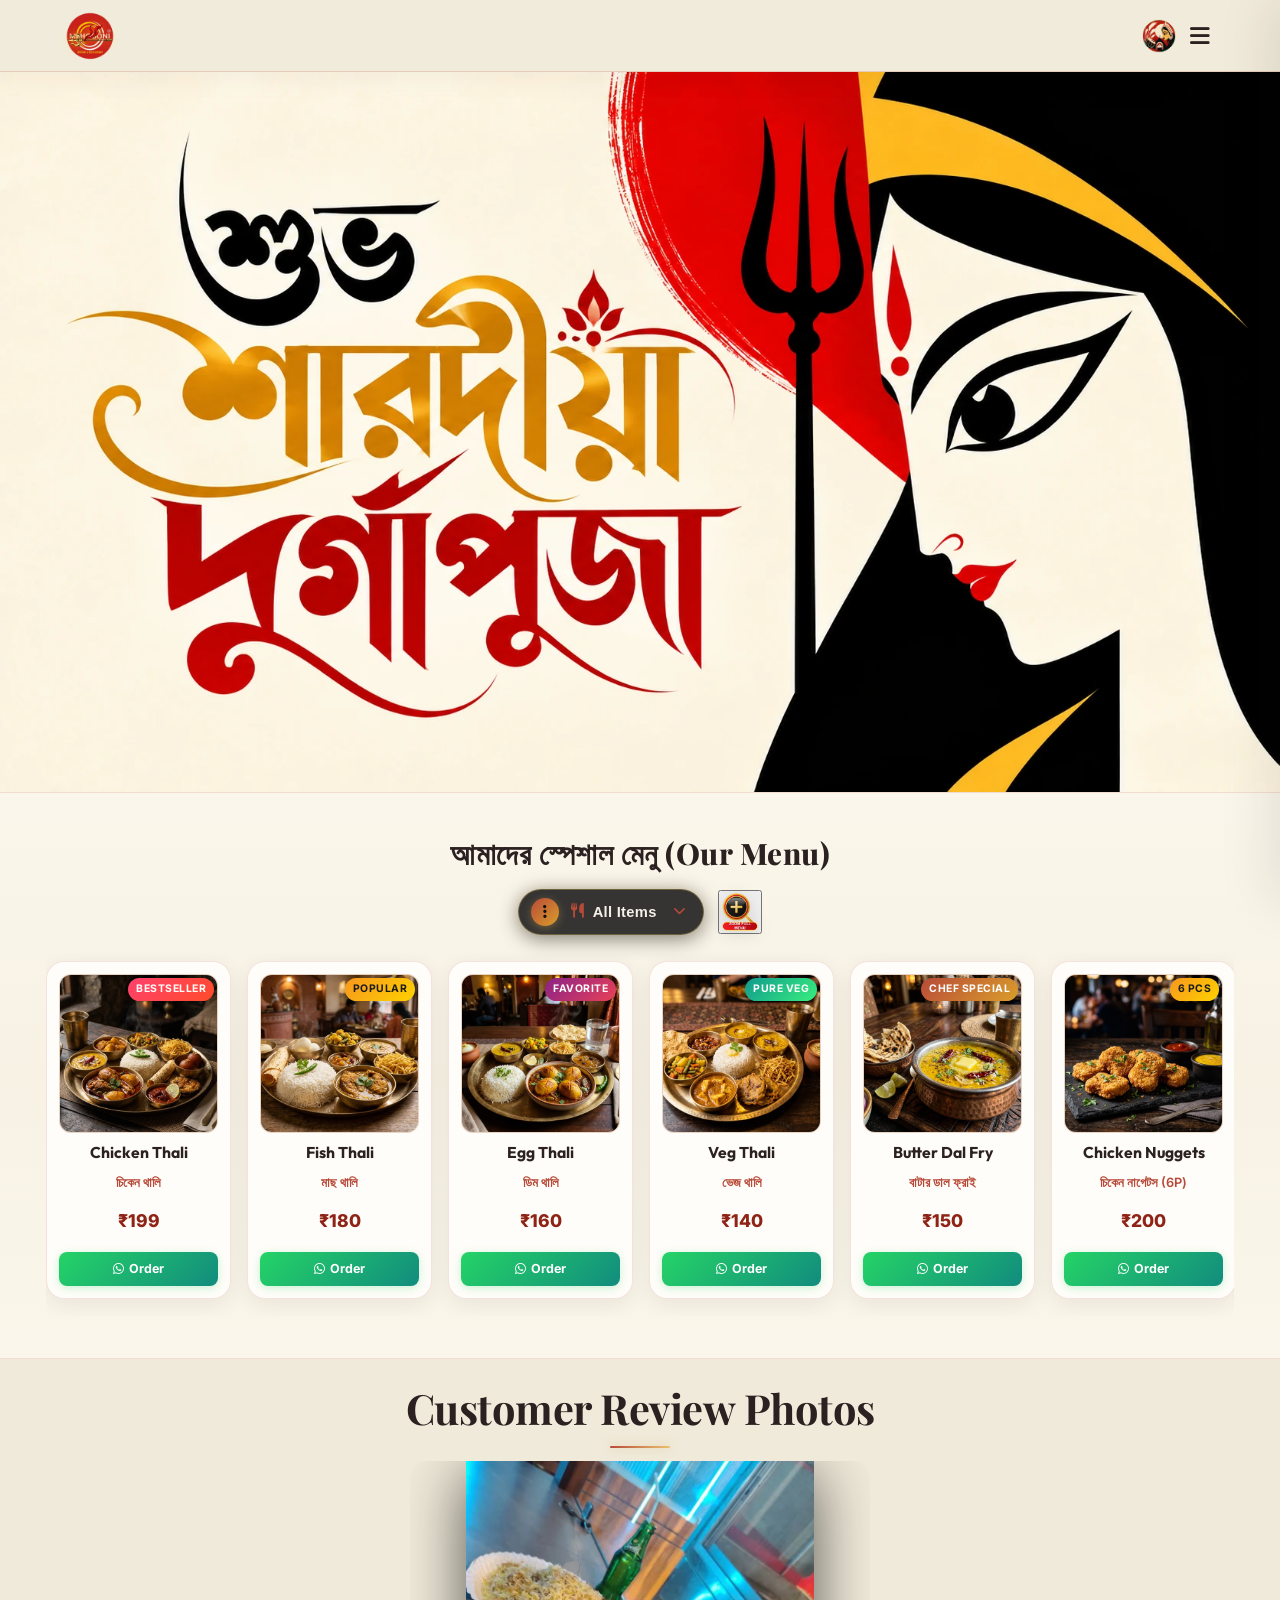
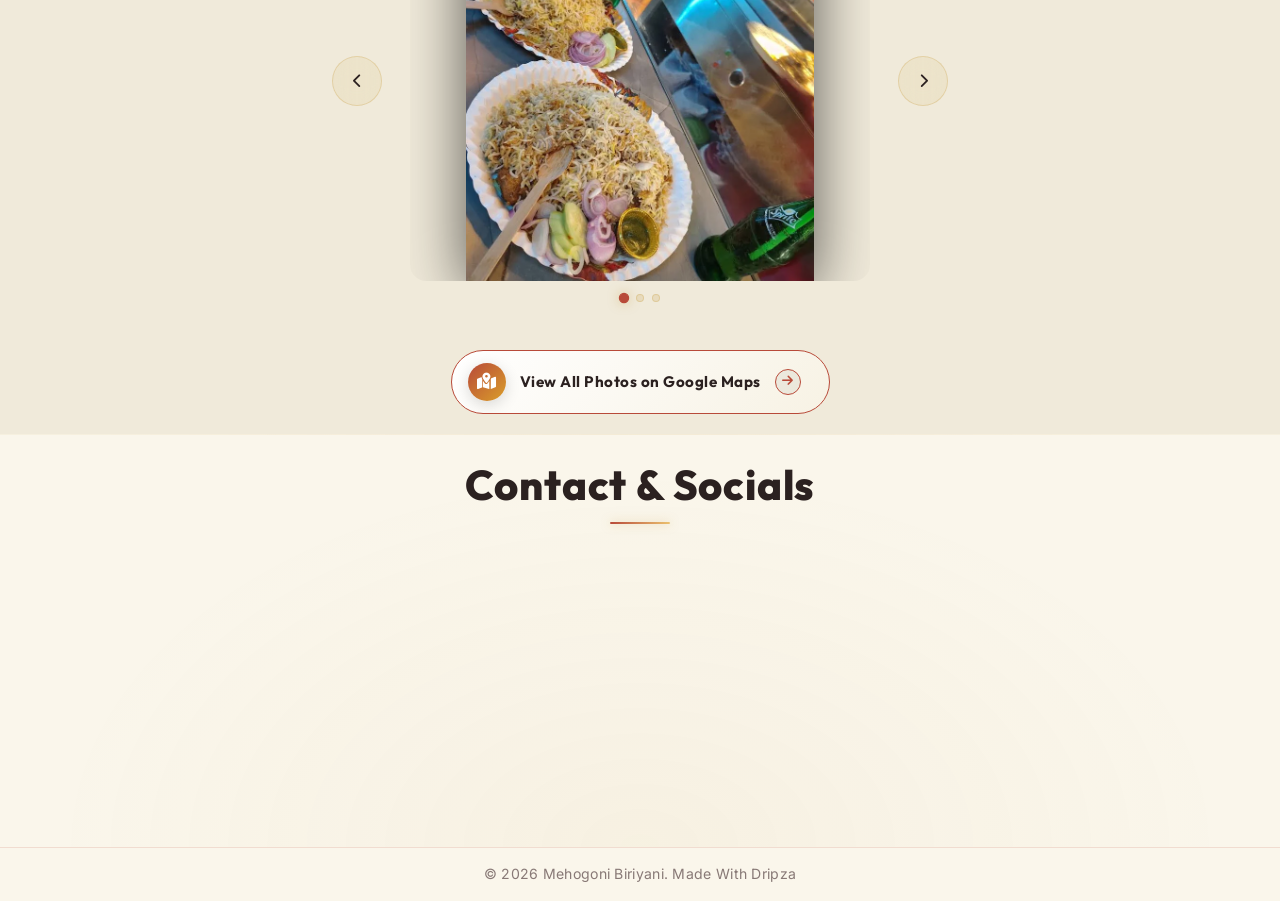
<file: index.html>
﻿<!DOCTYPE html>
<html lang="bn">
<head>
    <meta charset="UTF-8">
    <meta name="viewport" content="width=device-width, initial-scale=1.0">
    <title>Mehogoni Biriyani</title>
    <link rel="icon" type="image/png" href="assets/mehogoni_biriyani_logo.webp">
    <link href="https://fonts.googleapis.com/css2?family=Playfair+Display:wght@400;600;700;800&family=Outfit:wght@300;400;600;800&family=Inter:wght@300;400;500;600&display=swap" rel="stylesheet">
    <link rel="stylesheet" href="https://cdnjs.cloudflare.com/ajax/libs/font-awesome/6.4.0/css/all.min.css">
    <link rel="stylesheet" href="styles.css?v=1.3">
</head>
<body class="no-scroll">
    <!-- Preloader Screen -->
    <div id="preloader">
        <div class="preloader-content">
            <h1 class="preloader-title">Welcome to <br><span class="highlight">Mehogoni Biriyani</span></h1>
            <div class="preloader-loader">
                <div class="loader-bar"></div>
            </div>
        </div>
    </div>
    <!-- Navbar -->
    <nav class="navbar">
        <div class="logo-container">
            <img src="assets/mehogoni_biriyani_logo.webp" alt="Mehogoni Biriyani Logo" class="logo-brand-img">
            <div class="logo-text-wrapper">
                <span class="animated-football-header" title="Mahalaya Special">
                    <img src="assets/durga_puja_web_run_icon.webp" alt="Mahalaya Run Icon" style="object-fit: contain; filter: drop-shadow(0 0 5px rgba(255, 215, 0, 0.6));">
                </span>
                <span class="logo-text">Mehogoni Biriyani</span>
            </div>
        </div>
        <span class="rath-yatra-header-text">শুভ শারদীয়া দুর্গাপূজা</span>
        <ul class="nav-links">
            <li><a href="#home">Home</a></li>
            <li><a href="#menu">Menu</a></li>
            <li><a href="#reviews">Reviews</a></li>
            <li><a href="#contact">Contact</a></li>
        </ul>
        <div class="navbar-actions">
            <!-- Rakhi Purnima Button for Poster -->
            <button class="fifa-btn" id="open-promo-modal-direct-btn" title="Show Mahalaya Special Poster">
                <div class="fifa-container">
                    <div class="fifa-magic-ring"></div>
                    <img src="assets/durga_puja_web_icon.webp" alt="Mahalaya Special" class="fifa-svg" style="object-fit: contain;">
                </div>
            </button>
            
            <div class="hamburger">
                <i class="fas fa-bars"></i>
            </div>
        </div>
    </nav>

    <!-- Hero Section -->
    <section id="home" class="hero">
        <div class="hero-bg banner-box">
            <img src="assets/modern_durga_puja_greeting_banner.webp" alt="Durga Puja Festival Banner" class="active">
            <img src="assets/banner_1.webp" alt="Mehogoni Biriyani Banner 1">
            <img src="assets/banner_2.webp" alt="Mehogoni Biriyani Banner 2">
            <img src="assets/banner_3.webp" alt="Mehogoni Biriyani Banner 3">
            <img src="assets/banner_4.webp" alt="Mehogoni Biriyani Banner 4">
            <img src="assets/banner_5.webp" alt="Mehogoni Biriyani Banner 5">
            <div class="overlay"></div>
        </div>
        <!-- Click/Hover Zones for Banner Control -->
        <div class="hero-nav-zone left-zone" title="Previous Image"></div>
        <div class="hero-nav-zone right-zone" title="Next Image"></div>
    </section>

                <!-- Digital Restaurant Menu Section -->
    <section id="menu" class="main-menu-section">
        <div class="menu-header-wrapper">
            <div class="menu-eyebrow-container">
                <span class="menu-eyebrow">আমাদের স্পেশাল মেনু (Our Menu)</span>
            </div>
        </div>

        <!-- Menu Category Filter Tabs -->
                <!-- Menu Category Filter Dropdown (Three-Dot Filter Menu) -->
        <!-- Menu Filter and Zoom Controls Row -->
        <div class="menu-filter-controls-row">
            <div class="menu-filter-dropdown-wrapper" id="main-menu-filter-dropdown-wrapper">
            <button type="button" class="menu-filter-dots-btn" id="main-menu-filter-dots-btn" aria-expanded="false" aria-haspopup="true" title="Filter Menu">
                <span class="three-dots-icon-box">
                    <i class="fas fa-ellipsis-v"></i>
                </span>
                <span class="current-filter-label" id="main-current-filter-label">
                    <i class="fas fa-utensils"></i>
                    <span>All Items</span>
                </span>
                <i class="fas fa-chevron-down filter-dropdown-arrow"></i>
            </button>

            <!-- Dropdown List of Category Filter Options -->
            <div class="menu-filter-dropdown-menu" id="main-menu-filter-dropdown-menu">
                <div class="menu-filter-dropdown-header">
                    <span><i class="fas fa-filter"></i> Filter Category</span>
                </div>
                <div class="menu-filter-dropdown-list">
                    <button type="button" class="menu-tab-btn active" data-category="all">
                        <span class="tab-btn-content">
                            <i class="fas fa-utensils tab-icon"></i>
                            <span class="tab-title">All Items</span>
                        </span>
                        <i class="fas fa-check active-indicator-icon"></i>
                    </button>
                    <button type="button" class="menu-tab-btn" data-category="thali">
                        <span class="tab-btn-content">
                            <i class="fas fa-bowl-rice tab-icon"></i>
                            <span class="tab-title">Bengali Thali</span>
                        </span>
                        <i class="fas fa-check active-indicator-icon"></i>
                    </button>
                    <button type="button" class="menu-tab-btn" data-category="snacks">
                        <span class="tab-btn-content">
                            <i class="fas fa-burger tab-icon"></i>
                            <span class="tab-title">Breakfast & Snacks</span>
                        </span>
                        <i class="fas fa-check active-indicator-icon"></i>
                    </button>
                    <button type="button" class="menu-tab-btn" data-category="beverages">
                        <span class="tab-btn-content">
                            <i class="fas fa-mug-hot tab-icon"></i>
                            <span class="tab-title">Tea & Coffee</span>
                        </span>
                        <i class="fas fa-check active-indicator-icon"></i>
                    </button>
                    <button type="button" class="menu-tab-btn" data-category="extras">
                        <span class="tab-btn-content">
                            <i class="fas fa-plate-wheat tab-icon"></i>
                            <span class="tab-title">Sides & Extras</span>
                        </span>
                        <i class="fas fa-check active-indicator-icon"></i>
                    </button>
                </div>
            </div>
        </div>

            <!-- Zoom Full Menu Button on Right Side of Filter -->
            <button type="button" class="menu-zoom-img-btn" id="open-full-menu-modal-btn" title="Open Complete Menu Card (সম্পূর্ণ মেনু)">
                    <img src="assets/zoom_full_menu_icon.webp" alt="Zoom Full Menu" class="zoom-full-menu-img">
                </button>
        </div>
        

        <!-- Menu Cards Horizontal Side-Scroll Wrapper -->
        <div class="main-menu-scroll-wrapper">
            <div class="main-menu-scroll-track" id="main-restaurant-menu-scroll">
                
                <!-- 1. Chicken Thali -->
                <div class="food-menu-card" data-category="thali">
                    <div class="food-card-badge bestseller">Bestseller</div>
                    <div class="food-card-img-box">
                        <img src="assets/menu_chicken_thali.webp" alt="Chicken Thali" loading="lazy">
                    </div>
                    <div class="food-card-body">
                        <h3 class="food-title">Chicken Thali</h3>
                        <span class="bengali-title">চিকেন থালি</span>
                        <span class="food-price">₹199</span>
                        <a href="https://wa.me/918389064951?text=Hi%20Mehogoni%20Biriyani,%20I%20want%20to%20order%20Chicken%20Thali%20(₹199)" target="_blank" class="food-order-btn">
                            <i class="fab fa-whatsapp"></i> Order
                        </a>
                    </div>
                </div>

                <!-- 2. Fish Thali -->
                <div class="food-menu-card" data-category="thali">
                    <div class="food-card-badge popular">Popular</div>
                    <div class="food-card-img-box">
                        <img src="assets/menu_fish_thali.webp" alt="Fish Thali" loading="lazy">
                    </div>
                    <div class="food-card-body">
                        <h3 class="food-title">Fish Thali</h3>
                        <span class="bengali-title">মাছ থালি</span>
                        <span class="food-price">₹180</span>
                        <a href="https://wa.me/918389064951?text=Hi%20Mehogoni%20Biriyani,%20I%20want%20to%20order%20Fish%20Thali%20(₹180)" target="_blank" class="food-order-btn">
                            <i class="fab fa-whatsapp"></i> Order
                        </a>
                    </div>
                </div>

                <!-- 3. Egg Thali -->
                <div class="food-menu-card" data-category="thali">
                    <div class="food-card-badge special">Favorite</div>
                    <div class="food-card-img-box">
                        <img src="assets/menu_egg_thali.webp" alt="Egg Thali" loading="lazy">
                    </div>
                    <div class="food-card-body">
                        <h3 class="food-title">Egg Thali</h3>
                        <span class="bengali-title">ডিম থালি</span>
                        <span class="food-price">₹160</span>
                        <a href="https://wa.me/918389064951?text=Hi%20Mehogoni%20Biriyani,%20I%20want%20to%20order%20Egg%20Thali%20(₹160)" target="_blank" class="food-order-btn">
                            <i class="fab fa-whatsapp"></i> Order
                        </a>
                    </div>
                </div>

                <!-- 4. Veg Thali -->
                <div class="food-menu-card" data-category="thali">
                    <div class="food-card-badge pure-veg">Pure Veg</div>
                    <div class="food-card-img-box">
                        <img src="assets/menu_veg_thali.webp" alt="Veg Thali" loading="lazy">
                    </div>
                    <div class="food-card-body">
                        <h3 class="food-title">Veg Thali</h3>
                        <span class="bengali-title">ভেজ থালি</span>
                        <span class="food-price">₹140</span>
                        <a href="https://wa.me/918389064951?text=Hi%20Mehogoni%20Biriyani,%20I%20want%20to%20order%20Veg%20Thali%20(₹140)" target="_blank" class="food-order-btn">
                            <i class="fab fa-whatsapp"></i> Order
                        </a>
                    </div>
                </div>

                <!-- 5. Butter Dal Fry -->
                <div class="food-menu-card" data-category="extras">
                    <div class="food-card-badge chef">Chef Special</div>
                    <div class="food-card-img-box">
                        <img src="assets/menu_butter_dal_fry.webp" alt="Butter Dal Fry" loading="lazy">
                    </div>
                    <div class="food-card-body">
                        <h3 class="food-title">Butter Dal Fry</h3>
                        <span class="bengali-title">বাটার ডাল ফ্রাই</span>
                        <span class="food-price">₹150</span>
                        <a href="https://wa.me/918389064951?text=Hi%20Mehogoni%20Biriyani,%20I%20want%20to%20order%20Butter%20Dal%20Fry%20(₹150)" target="_blank" class="food-order-btn">
                            <i class="fab fa-whatsapp"></i> Order
                        </a>
                    </div>
                </div>

                <!-- 6. Chicken Nuggets -->
                <div class="food-menu-card" data-category="snacks">
                    <div class="food-card-badge popular">6 Pcs</div>
                    <div class="food-card-img-box">
                        <img src="assets/menu_chicken_nuggets.webp" alt="Chicken Nuggets" loading="lazy">
                    </div>
                    <div class="food-card-body">
                        <h3 class="food-title">Chicken Nuggets</h3>
                        <span class="bengali-title">চিকেন নাগেটস (6P)</span>
                        <span class="food-price">₹200</span>
                        <a href="https://wa.me/918389064951?text=Hi%20Mehogoni%20Biriyani,%20I%20want%20to%20order%20Chicken%20Nuggets%20(₹200)" target="_blank" class="food-order-btn">
                            <i class="fab fa-whatsapp"></i> Order
                        </a>
                    </div>
                </div>

                <!-- 7. Aloo Tikki -->
                <div class="food-menu-card" data-category="snacks">
                    <div class="food-card-badge pure-veg">Big Size</div>
                    <div class="food-card-img-box">
                        <img src="assets/menu_aloo_tikki.webp" alt="Aloo Tikki Big Size" loading="lazy">
                    </div>
                    <div class="food-card-body">
                        <h3 class="food-title">Aloo Tikki 6P</h3>
                        <span class="bengali-title">আলু টিক্কি (6P)</span>
                        <span class="food-price">₹180</span>
                        <a href="https://wa.me/918389064951?text=Hi%20Mehogoni%20Biriyani,%20I%20want%20to%20order%20Aloo%20Tikki%20(₹180)" target="_blank" class="food-order-btn">
                            <i class="fab fa-whatsapp"></i> Order
                        </a>
                    </div>
                </div>

                <!-- 8. Egg Maggie -->
                <div class="food-menu-card" data-category="snacks">
                    <div class="food-card-badge popular">Hot</div>
                    <div class="food-card-img-box">
                        <img src="assets/menu_egg_maggie.webp" alt="Egg Maggie" loading="lazy">
                    </div>
                    <div class="food-card-body">
                        <h3 class="food-title">Egg Maggie</h3>
                        <span class="bengali-title">এগ ম্যাগি</span>
                        <span class="food-price">₹80</span>
                        <a href="https://wa.me/918389064951?text=Hi%20Mehogoni%20Biriyani,%20I%20want%20to%20order%20Egg%20Maggie%20(₹80)" target="_blank" class="food-order-btn">
                            <i class="fab fa-whatsapp"></i> Order
                        </a>
                    </div>
                </div>

                <!-- 9. Veg Maggie -->
                <div class="food-menu-card" data-category="snacks">
                    <div class="food-card-badge pure-veg">Veg</div>
                    <div class="food-card-img-box">
                        <img src="assets/menu_egg_maggie.webp" alt="Veg Maggie" loading="lazy">
                    </div>
                    <div class="food-card-body">
                        <h3 class="food-title">Veg Maggie</h3>
                        <span class="bengali-title">ভেজ ম্যাগি</span>
                        <span class="food-price">₹60</span>
                        <a href="https://wa.me/918389064951?text=Hi%20Mehogoni%20Biriyani,%20I%20want%20to%20order%20Veg%20Maggie%20(₹60)" target="_blank" class="food-order-btn">
                            <i class="fab fa-whatsapp"></i> Order
                        </a>
                    </div>
                </div>

                <!-- 10. Bread Omelette -->
                <div class="food-menu-card" data-category="snacks">
                    <div class="food-card-badge special">Breakfast</div>
                    <div class="food-card-img-box">
                        <img src="assets/menu6.webp" alt="Bread Omelette Jam Butter" loading="lazy">
                    </div>
                    <div class="food-card-body">
                        <h3 class="food-title">Bread Omelette</h3>
                        <span class="bengali-title">ব্রেড ওমলেট / জ্যাম</span>
                        <span class="food-price">₹60</span>
                        <a href="https://wa.me/918389064951?text=Hi%20Mehogoni%20Biriyani,%20I%20want%20to%20order%20Bread%20Omelette%20(₹60)" target="_blank" class="food-order-btn">
                            <i class="fab fa-whatsapp"></i> Order
                        </a>
                    </div>
                </div>

                <!-- 11. Chai & Coffee -->
                <div class="food-menu-card" data-category="beverages">
                    <div class="food-card-badge special">Hot</div>
                    <div class="food-card-img-box">
                        <img src="assets/menu_tea_coffee.webp" alt="Coffee" loading="lazy">
                    </div>
                    <div class="food-card-body">
                        <h3 class="food-title">Milk / Black Coffee</h3>
                        <span class="bengali-title">কফি (Min 2 Cup)</span>
                        <span class="food-price">₹50</span>
                        <a href="https://wa.me/918389064951?text=Hi%20Mehogoni%20Biriyani,%20I%20want%20to%20order%20Coffee" target="_blank" class="food-order-btn">
                            <i class="fab fa-whatsapp"></i> Order
                        </a>
                    </div>
                </div>

                <!-- 12. Milk / Black Tea -->
                <div class="food-menu-card" data-category="beverages">
                    <div class="food-card-badge bestseller">Chai</div>
                    <div class="food-card-img-box">
                        <img src="assets/menu_tea_coffee.webp" alt="Tea" loading="lazy">
                    </div>
                    <div class="food-card-body">
                        <h3 class="food-title">Black / Milk Tea</h3>
                        <span class="bengali-title">চা (Min 2 Cup)</span>
                        <span class="food-price">₹25</span>
                        <a href="https://wa.me/918389064951?text=Hi%20Mehogoni%20Biriyani,%20I%20want%20to%20order%20Tea" target="_blank" class="food-order-btn">
                            <i class="fab fa-whatsapp"></i> Order
                        </a>
                    </div>
                </div>

                <!-- 13. Green Tea -->
                <div class="food-menu-card" data-category="beverages">
                    <div class="food-card-badge pure-veg">Healthy</div>
                    <div class="food-card-img-box">
                        <img src="assets/menu_tea_coffee.webp" alt="Green Tea" loading="lazy">
                    </div>
                    <div class="food-card-body">
                        <h3 class="food-title">Green Tea</h3>
                        <span class="bengali-title">গ্রিন টি (Min 2 Cup)</span>
                        <span class="food-price">₹40</span>
                        <a href="https://wa.me/918389064951?text=Hi%20Mehogoni%20Biriyani,%20I%20want%20to%20order%20Green%20Tea" target="_blank" class="food-order-btn">
                            <i class="fab fa-whatsapp"></i> Order
                        </a>
                    </div>
                </div>

                <!-- 14. Extra Chicken 4P -->
                <div class="food-menu-card" data-category="extras">
                    <div class="food-card-badge popular">4 Pcs</div>
                    <div class="food-card-img-box">
                        <img src="assets/menu_chicken_thali.webp" alt="Extra Chicken" loading="lazy">
                    </div>
                    <div class="food-card-body">
                        <h3 class="food-title">Extra Chicken (4P)</h3>
                        <span class="bengali-title">চিকেন কারি (4P)</span>
                        <span class="food-price">₹180</span>
                        <a href="https://wa.me/918389064951?text=Hi%20Mehogoni%20Biriyani,%20I%20want%20to%20order%20Extra%20Chicken%204P%20(₹180)" target="_blank" class="food-order-btn">
                            <i class="fab fa-whatsapp"></i> Order
                        </a>
                    </div>
                </div>

                <!-- 15. Extra Mutton 1P -->
                <div class="food-menu-card" data-category="extras">
                    <div class="food-card-badge special">Special</div>
                    <div class="food-card-img-box">
                        <img src="assets/menu3.webp" alt="Extra Mutton" loading="lazy">
                    </div>
                    <div class="food-card-body">
                        <h3 class="food-title">Extra Mutton (1P)</h3>
                        <span class="bengali-title">মটন (স্পেশাল অর্ডার)</span>
                        <span class="food-price">₹80</span>
                        <a href="https://wa.me/918389064951?text=Hi%20Mehogoni%20Biriyani,%20I%20want%20to%20order%20Extra%20Mutton%20(₹80)" target="_blank" class="food-order-btn">
                            <i class="fab fa-whatsapp"></i> Order
                        </a>
                    </div>
                </div>

                <!-- 16. Extra Fish 1P -->
                <div class="food-menu-card" data-category="extras">
                    <div class="food-card-badge popular">1 Pc</div>
                    <div class="food-card-img-box">
                        <img src="assets/menu_fish_thali.webp" alt="Extra Fish" loading="lazy">
                    </div>
                    <div class="food-card-body">
                        <h3 class="food-title">Extra Fish (1P)</h3>
                        <span class="bengali-title">মাছ ১ পিস</span>
                        <span class="food-price">₹80</span>
                        <a href="https://wa.me/918389064951?text=Hi%20Mehogoni%20Biriyani,%20I%20want%20to%20order%20Extra%20Fish%20(₹80)" target="_blank" class="food-order-btn">
                            <i class="fab fa-whatsapp"></i> Order
                        </a>
                    </div>
                </div>

                <!-- 17. Green Salad -->
                <div class="food-menu-card" data-category="extras">
                    <div class="food-card-badge pure-veg">Fresh</div>
                    <div class="food-card-img-box">
                        <img src="assets/menu_veg_thali.webp" alt="Green Salad" loading="lazy">
                    </div>
                    <div class="food-card-body">
                        <h3 class="food-title">Green Salad</h3>
                        <span class="bengali-title">গ্রিন স্যালাড</span>
                        <span class="food-price">₹100</span>
                        <a href="https://wa.me/918389064951?text=Hi%20Mehogoni%20Biriyani,%20I%20want%20to%20order%20Green%20Salad%20(₹100)" target="_blank" class="food-order-btn">
                            <i class="fab fa-whatsapp"></i> Order
                        </a>
                    </div>
                </div>

                <!-- 18. Extra Egg (2P) -->
                <div class="food-menu-card" data-category="extras">
                    <div class="food-card-badge special">2 Pcs</div>
                    <div class="food-card-img-box">
                        <img src="assets/menu_egg_thali.webp" alt="Extra Egg 2P" loading="lazy">
                    </div>
                    <div class="food-card-body">
                        <h3 class="food-title">Extra Egg (2P)</h3>
                        <span class="bengali-title">ডিম (২ পিস)</span>
                        <span class="food-price">₹50</span>
                        <a href="https://wa.me/918389064951?text=Hi%20Mehogoni%20Biriyani,%20I%20want%20to%20order%20Extra%20Egg%202P%20(₹50)" target="_blank" class="food-order-btn">
                            <i class="fab fa-whatsapp"></i> Order
                        </a>
                    </div>
                </div>

                <!-- 19. Extra Rice -->
                <div class="food-menu-card" data-category="extras">
                    <div class="food-card-badge popular">1 Plate</div>
                    <div class="food-card-img-box">
                        <img src="assets/menu_veg_thali.webp" alt="Extra Rice" loading="lazy">
                    </div>
                    <div class="food-card-body">
                        <h3 class="food-title">Extra Rice</h3>
                        <span class="bengali-title">এক্সট্রা ভাত</span>
                        <span class="food-price">₹50</span>
                        <a href="https://wa.me/918389064951?text=Hi%20Mehogoni%20Biriyani,%20I%20want%20to%20order%20Extra%20Rice%20(₹50)" target="_blank" class="food-order-btn">
                            <i class="fab fa-whatsapp"></i> Order
                        </a>
                    </div>
                </div>

                <!-- 20. Extra Misti / Papad / Roti -->
                <div class="food-menu-card" data-category="extras">
                    <div class="food-card-badge pure-veg">Per Pc</div>
                    <div class="food-card-img-box">
                        <img src="assets/menu2.webp" alt="Extra Misti Papad Roti" loading="lazy">
                    </div>
                    <div class="food-card-body">
                        <h3 class="food-title">Extra Misti / Papad / Roti</h3>
                        <span class="bengali-title">মিষ্টি / পাঁপড় / রুটি</span>
                        <span class="food-price">₹10</span>
                        <a href="https://wa.me/918389064951?text=Hi%20Mehogoni%20Biriyani,%20I%20want%20to%20order%20Extra%20Misti%20Papad%20Roti%20(₹10)" target="_blank" class="food-order-btn">
                            <i class="fab fa-whatsapp"></i> Order
                        </a>
                    </div>
                </div>

                <!-- 21. Extra Sabji / Dal / Vaji -->
                <div class="food-menu-card" data-category="extras">
                    <div class="food-card-badge pure-veg">Side Bowl</div>
                    <div class="food-card-img-box">
                        <img src="assets/menu_butter_dal_fry.webp" alt="Extra Sabji Dal Vaji" loading="lazy">
                    </div>
                    <div class="food-card-body">
                        <h3 class="food-title">Extra Sabji / Dal / Vaji</h3>
                        <span class="bengali-title">সবজি / ডাল / ভাজি</span>
                        <span class="food-price">₹30</span>
                        <a href="https://wa.me/918389064951?text=Hi%20Mehogoni%20Biriyani,%20I%20want%20to%20order%20Extra%20Sabji%20Dal%20Vaji%20(₹30)" target="_blank" class="food-order-btn">
                            <i class="fab fa-whatsapp"></i> Order
                        </a>
                    </div>
                </div>

                <!-- 18. Water Bottle -->
                <div class="food-menu-card" data-category="beverages">
                    <div class="food-card-badge pure-veg">Mineral</div>
                    <div class="food-card-img-box">
                        <img src="assets/menu5.webp" alt="Water Bottle" loading="lazy">
                    </div>
                    <div class="food-card-body">
                        <h3 class="food-title">Water Bottle</h3>
                        <span class="bengali-title">জল 1L / 2L</span>
                        <span class="food-price">₹20 / ₹30</span>
                        <a href="https://wa.me/918389064951?text=Hi%20Mehogoni%20Biriyani,%20I%20want%20to%20order%20Water%20Bottle" target="_blank" class="food-order-btn">
                            <i class="fab fa-whatsapp"></i> Order
                        </a>
                    </div>
                </div>

            </div>
        </div>
    </section>

    <!-- Reviews Section (Photo Gallery) -->
    <section id="reviews" class="reviews-section">
        <h2 class="section-title">Customer Review Photos</h2>
        <div class="reviews-slider-container">
            <div class="reviews-slider">
                <div class="review-slide active">
                    <img src="assets/review_1.webp" alt="Customer Review 1">
                </div>
                <div class="review-slide">
                    <img src="assets/review_2.webp" alt="Customer Review 2">
                </div>
                <div class="review-slide">
                    <img src="assets/review_3.webp" alt="Customer Review 3">
                </div>
            </div>
            
            <!-- Slider Controls -->
            <button class="slider-btn prev-btn"><i class="fas fa-chevron-left"></i></button>
            <button class="slider-btn next-btn"><i class="fas fa-chevron-right"></i></button>
            
            <!-- Slider Dots -->
            <div class="slider-dots">
                <span class="dot active" data-index="0"></span>
                <span class="dot" data-index="1"></span>
                <span class="dot" data-index="2"></span>
            </div>
        </div>
        <div style="text-align: center; margin-top: 3rem;">
            <div class="reviews-cta-wrapper">
            <a href="https://maps.app.goo.gl/TH6TRgz9GhAKDcca6" target="_blank" class="modern-maps-btn" title="Open Google Maps Gallery">
                <span class="maps-icon-badge"><i class="fas fa-map-marked-alt"></i></span>
                <span class="maps-btn-text">View All Photos on Google Maps</span>
                <span class="maps-arrow-circle"><i class="fas fa-arrow-right"></i></span>
            </a>
        </div>
        </div>
    </section>

    <!-- Contact & Footer -->
    <section id="contact" class="contact-section">
        <h2 class="section-title">Contact & Socials</h2>
        <div class="contact-container glassmorphism">
            <div class="contact-info">
                <h2>Visit Us</h2>
                <div class="info-item">
                    <a href="https://maps.app.goo.gl/YBJbQFASofHJ2dsA6" target="_blank" style="color: inherit; text-decoration: none; display: flex; align-items: center; gap: 15px;">
                        <i class="fas fa-map-marker-alt"></i>
                        <p>C968+8XQ, Buroshib Tala Rd, Harisava Para, Nabadwip, West Bengal 741302</p>
                    </a>
                </div>
                <div class="info-item">
                    <i class="fas fa-phone-alt"></i>
                    <p>+91 8389064951</p>
                </div>
                <div class="info-item">
                    <i class="fas fa-envelope"></i>
                    <p>mehogonibiriyani.restaurant@gmail.com</p>
                </div>
            </div>
            <div class="social-links">
                <h2>Follow Us</h2>
                <div class="social-icons">
                    <a href="#" class="social-icon"><i class="fab fa-instagram"></i></a>
                    <a href="#" class="social-icon"><i class="fab fa-facebook-f"></i></a>
                    <a href="#" class="social-icon"><i class="fab fa-youtube"></i></a>
                    <a href="https://wa.me/918389064951" target="_blank" class="social-icon"><i class="fab fa-whatsapp"></i></a>
                    <a href="https://maps.app.goo.gl/YBJbQFASofHJ2dsA6" target="_blank" class="social-icon"><i class="fas fa-map-marker-alt"></i></a>
                </div>
            </div>
        </div>
    </section>

    <footer>
        <p>&copy; 2026 Mehogoni Biriyani. Made With Dripza</p>
    </footer>



    <!-- Full Menu Interactive Modal -->
    <div class="full-menu-modal" id="full-menu-modal" aria-hidden="true">
        <div class="full-menu-modal-overlay" id="full-menu-modal-overlay"></div>
        <div class="full-menu-modal-container">
            <!-- Modal Sticky Top Header Container (Header + Hero Title + Search + Category Tabs) -->
            <div class="full-menu-modal-top-section">
                <!-- Modal Header -->
                <div class="full-menu-modal-header">
                    <div class="full-menu-modal-header-left">
                        <button class="menu-modal-close-btn" id="close-full-menu-modal-btn" aria-label="Close Full Menu">
                            <i class="fas fa-arrow-left"></i> <span>Back</span>
                        </button>
                        <div class="full-menu-modal-title">
                            Mehogoni Biriyani
                        </div>
                    </div>
                    <div class="full-menu-modal-header-right">
                        <a href="#modal-order-timings" class="menu-modal-timing-btn" id="modal-timing-btn" title="Order Timings">
                            <i class="fas fa-clock"></i> <span>Timings</span>
                        </a>
                        <a href="tel:918389064951" class="menu-modal-call-btn">
                            <i class="fas fa-phone-alt"></i> <span>918389064951</span>
                        </a>
                        <button class="menu-modal-close-icon-btn" id="close-full-menu-icon-btn" aria-label="Close">
                            <i class="fas fa-times"></i>
                        </button>
                    </div>
                </div>

                <!-- Modal Hero Header -->
                <div class="full-menu-hero">
                    <h1>Complete Menu Card <span class="bengali-heading">আমাদের সম্পূর্ণ ডিজিটাল মেনু</span></h1>
                </div>

                <!-- Search Bar & Category Filter Tabs -->
                <div class="menu-control-bar">
                    

                    <!-- Modal Category Filter Dropdown (Three-Dot Filter Menu) -->
                    <div class="menu-filter-dropdown-wrapper" id="modal-menu-filter-dropdown-wrapper">
            <button type="button" class="menu-filter-dots-btn" id="modal-menu-filter-dots-btn" aria-expanded="false" aria-haspopup="true" title="Filter Menu">
                <span class="three-dots-icon-box">
                    <i class="fas fa-ellipsis-v"></i>
                </span>
                <span class="current-filter-label" id="modal-current-filter-label">
                    <i class="fas fa-utensils"></i>
                    <span>All Items</span>
                </span>
                <i class="fas fa-chevron-down filter-dropdown-arrow"></i>
            </button>

            <!-- Dropdown List of Category Filter Options -->
            <div class="menu-filter-dropdown-menu" id="modal-menu-filter-dropdown-menu">
                <div class="menu-filter-dropdown-header">
                    <span><i class="fas fa-filter"></i> Filter Category</span>
                </div>
                <div class="menu-filter-dropdown-list">
                    <button type="button" class="menu-tab-btn active" data-category="all">
                        <span class="tab-btn-content">
                            <i class="fas fa-utensils tab-icon"></i>
                            <span class="tab-title">All Items</span>
                        </span>
                        <i class="fas fa-check active-indicator-icon"></i>
                    </button>
                    <button type="button" class="menu-tab-btn" data-category="thali">
                        <span class="tab-btn-content">
                            <i class="fas fa-bowl-rice tab-icon"></i>
                            <span class="tab-title">Bengali Thali</span>
                        </span>
                        <i class="fas fa-check active-indicator-icon"></i>
                    </button>
                    <button type="button" class="menu-tab-btn" data-category="snacks">
                        <span class="tab-btn-content">
                            <i class="fas fa-burger tab-icon"></i>
                            <span class="tab-title">Breakfast & Snacks</span>
                        </span>
                        <i class="fas fa-check active-indicator-icon"></i>
                    </button>
                    <button type="button" class="menu-tab-btn" data-category="beverages">
                        <span class="tab-btn-content">
                            <i class="fas fa-mug-hot tab-icon"></i>
                            <span class="tab-title">Tea & Coffee</span>
                        </span>
                        <i class="fas fa-check active-indicator-icon"></i>
                    </button>
                    <button type="button" class="menu-tab-btn" data-category="extras">
                        <span class="tab-btn-content">
                            <i class="fas fa-plate-wheat tab-icon"></i>
                            <span class="tab-title">Sides & Extras</span>
                        </span>
                        <i class="fas fa-check active-indicator-icon"></i>
                    </button>
                </div>
            </div>
                </div>

                    <div class="search-box-wrapper">
                        <i class="fas fa-search"></i>
                        <input type="text" id="modal-menu-search-input" placeholder="খাবারের নাম লিখে খুঁজুন (Search dishes...)" autocomplete="off" enterkeyhint="search">
                        <button type="button" id="modal-menu-search-clear" class="search-clear-btn" aria-label="Clear search" title="à¦®à§à¦›à§‡ à¦«à§‡à¦²à§à¦¨ (Clear)">
                            <i class="fas fa-times"></i>
                        </button>
                    </div>
            </div>
            </div>

            <div class="full-menu-modal-body">
                <!-- Complete Menu Card Grid -->
                <div class="compact-menu-grid-container">
                    <div class="compact-grid" id="modal-full-menu-grid">

                        <!-- 1. Chicken Thali -->
                        <div class="food-menu-card" data-category="thali" data-keywords="chicken thali murgi murgir mangsho rice dal sabji thali">
                            <div class="food-card-badge bestseller">Bestseller</div>
                            <div class="food-card-img-box">
                                <img src="assets/menu_chicken_thali.webp" alt="Chicken Thali" loading="lazy">
                            </div>
                            <div class="food-card-body">
                                <h3 class="food-title">Chicken Thali</h3>
                                <span class="bengali-title">চিকেন থালি</span>
                                <span class="food-price">₹199</span>
                                <a href="https://wa.me/918389064951?text=Hi%20Mehogoni%20Biriyani,%20I%20want%20to%20order%20Chicken%20Thali%20(₹199)" target="_blank" class="food-order-btn">
                                    <i class="fab fa-whatsapp"></i> Order
                                </a>
                            </div>
                        </div>

                        <!-- 2. Fish Thali -->
                        <div class="food-menu-card" data-category="thali" data-keywords="fish thali macher thali mach jhol rui katla rice dal thali">
                            <div class="food-card-badge popular">Popular</div>
                            <div class="food-card-img-box">
                                <img src="assets/menu_fish_thali.webp" alt="Fish Thali" loading="lazy">
                            </div>
                            <div class="food-card-body">
                                <h3 class="food-title">Fish Thali</h3>
                                <span class="bengali-title">মাছ থালি</span>
                                <span class="food-price">₹180</span>
                                <a href="https://wa.me/918389064951?text=Hi%20Mehogoni%20Biriyani,%20I%20want%20to%20order%20Fish%20Thali%20(₹180)" target="_blank" class="food-order-btn">
                                    <i class="fab fa-whatsapp"></i> Order
                                </a>
                            </div>
                        </div>

                        <!-- 3. Egg Thali -->
                        <div class="food-menu-card" data-category="thali" data-keywords="egg thali dimer thali dim kosha rice dal thali">
                            <div class="food-card-badge special">Favorite</div>
                            <div class="food-card-img-box">
                                <img src="assets/menu_egg_thali.webp" alt="Egg Thali" loading="lazy">
                            </div>
                            <div class="food-card-body">
                                <h3 class="food-title">Egg Thali</h3>
                                <span class="bengali-title">ডিম থালি</span>
                                <span class="food-price">₹160</span>
                                <a href="https://wa.me/918389064951?text=Hi%20Mehogoni%20Biriyani,%20I%20want%20to%20order%20Egg%20Thali%20(₹160)" target="_blank" class="food-order-btn">
                                    <i class="fab fa-whatsapp"></i> Order
                                </a>
                            </div>
                        </div>

                        <!-- 4. Veg Thali -->
                        <div class="food-menu-card" data-category="thali" data-keywords="veg thali niramish thali paneer dal sabji rice mishti doi">
                            <div class="food-card-badge pure-veg">Pure Veg</div>
                            <div class="food-card-img-box">
                                <img src="assets/menu_veg_thali.webp" alt="Veg Thali" loading="lazy">
                            </div>
                            <div class="food-card-body">
                                <h3 class="food-title">Veg Thali</h3>
                                <span class="bengali-title">ভেজ থালি</span>
                                <span class="food-price">₹140</span>
                                <a href="https://wa.me/918389064951?text=Hi%20Mehogoni%20Biriyani,%20I%20want%20to%20order%20Veg%20Thali%20(₹140)" target="_blank" class="food-order-btn">
                                    <i class="fab fa-whatsapp"></i> Order
                                </a>
                            </div>
                        </div>

                        <!-- 5. Butter Dal Fry -->
                        <div class="food-menu-card" data-category="extras" data-keywords="butter dal fry yellow dal tadka veg">
                            <div class="food-card-badge chef">Chef Special</div>
                            <div class="food-card-img-box">
                                <img src="assets/menu_butter_dal_fry.webp" alt="Butter Dal Fry" loading="lazy">
                            </div>
                            <div class="food-card-body">
                                <h3 class="food-title">Butter Dal Fry</h3>
                                <span class="bengali-title">বাটার ডাল ফ্রাই</span>
                                <span class="food-price">₹150</span>
                                <a href="https://wa.me/918389064951?text=Hi%20Mehogoni%20Biriyani,%20I%20want%20to%20order%20Butter%20Dal%20Fry%20(₹150)" target="_blank" class="food-order-btn">
                                    <i class="fab fa-whatsapp"></i> Order
                                </a>
                            </div>
                        </div>

                        <!-- 6. Chicken Nuggets (6P) -->
                        <div class="food-menu-card" data-category="snacks" data-keywords="chicken nuggets 6p fried snacks non-veg">
                            <div class="food-card-badge popular">6 Pcs</div>
                            <div class="food-card-img-box">
                                <img src="assets/menu_chicken_nuggets.webp" alt="Chicken Nuggets" loading="lazy">
                            </div>
                            <div class="food-card-body">
                                <h3 class="food-title">Chicken Nuggets</h3>
                                <span class="bengali-title">চিকেন নাগেটস (6P)</span>
                                <span class="food-price">₹200</span>
                                <a href="https://wa.me/918389064951?text=Hi%20Mehogoni%20Biriyani,%20I%20want%20to%20order%20Chicken%20Nuggets%20(₹200)" target="_blank" class="food-order-btn">
                                    <i class="fab fa-whatsapp"></i> Order
                                </a>
                            </div>
                        </div>

                        <!-- 7. Aloo Tikki Big Size (6P) -->
                        <div class="food-menu-card" data-category="snacks" data-keywords="aloo tikki potato cutlet snacks big size veg">
                            <div class="food-card-badge pure-veg">Big Size</div>
                            <div class="food-card-img-box">
                                <img src="assets/menu_aloo_tikki.webp" alt="Aloo Tikki Big Size" loading="lazy">
                            </div>
                            <div class="food-card-body">
                                <h3 class="food-title">Aloo Tikki 6P</h3>
                                <span class="bengali-title">আলু টিক্কি (6P)</span>
                                <span class="food-price">₹180</span>
                                <a href="https://wa.me/918389064951?text=Hi%20Mehogoni%20Biriyani,%20I%20want%20to%20order%20Aloo%20Tikki%20(₹180)" target="_blank" class="food-order-btn">
                                    <i class="fab fa-whatsapp"></i> Order
                                </a>
                            </div>
                        </div>

                        <!-- 8. Egg Maggie -->
                        <div class="food-menu-card" data-category="snacks" data-keywords="egg maggie noodles masala snacks">
                            <div class="food-card-badge popular">Hot</div>
                            <div class="food-card-img-box">
                                <img src="assets/menu_egg_maggie.webp" alt="Egg Maggie" loading="lazy">
                            </div>
                            <div class="food-card-body">
                                <h3 class="food-title">Egg Maggie</h3>
                                <span class="bengali-title">এগ ম্যাগি</span>
                                <span class="food-price">₹80</span>
                                <a href="https://wa.me/918389064951?text=Hi%20Mehogoni%20Biriyani,%20I%20want%20to%20order%20Egg%20Maggie%20(₹80)" target="_blank" class="food-order-btn">
                                    <i class="fab fa-whatsapp"></i> Order
                                </a>
                            </div>
                        </div>

                        <!-- 9. Veg Maggie -->
                        <div class="food-menu-card" data-category="snacks" data-keywords="veg maggie masala noodles snacks vegetarian">
                            <div class="food-card-badge pure-veg">Veg</div>
                            <div class="food-card-img-box">
                                <img src="assets/menu_egg_maggie.webp" alt="Veg Maggie" loading="lazy">
                            </div>
                            <div class="food-card-body">
                                <h3 class="food-title">Veg Maggie</h3>
                                <span class="bengali-title">ভেজ ম্যাগি</span>
                                <span class="food-price">₹60</span>
                                <a href="https://wa.me/918389064951?text=Hi%20Mehogoni%20Biriyani,%20I%20want%20to%20order%20Veg%20Maggie%20(₹60)" target="_blank" class="food-order-btn">
                                    <i class="fab fa-whatsapp"></i> Order
                                </a>
                            </div>
                        </div>

                        <!-- 10. Bread Omelette / Jam / Butter -->
                        <div class="food-menu-card" data-category="snacks" data-keywords="bread omelette jam butter breakfast toast egg">
                            <div class="food-card-badge special">Breakfast</div>
                            <div class="food-card-img-box">
                                <img src="assets/menu6.webp" alt="Bread Omelette Jam Butter" loading="lazy">
                            </div>
                            <div class="food-card-body">
                                <h3 class="food-title">Bread Omelette</h3>
                                <span class="bengali-title">ব্রেড ওমলেট / জ্যাম</span>
                                <span class="food-price">₹60</span>
                                <a href="https://wa.me/918389064951?text=Hi%20Mehogoni%20Biriyani,%20I%20want%20to%20order%20Bread%20Omelette%20(₹60)" target="_blank" class="food-order-btn">
                                    <i class="fab fa-whatsapp"></i> Order
                                </a>
                            </div>
                        </div>

                        <!-- 11. Milk / Black Coffee -->
                        <div class="food-menu-card" data-category="beverages" data-keywords="coffee milk coffee black coffee hot drink beverages espresso">
                            <div class="food-card-badge special">Hot</div>
                            <div class="food-card-img-box">
                                <img src="assets/menu_tea_coffee.webp" alt="Milk and Black Coffee" loading="lazy">
                            </div>
                            <div class="food-card-body">
                                <h3 class="food-title">Milk / Black Coffee</h3>
                                <span class="bengali-title">কফি (Min 2 Cup)</span>
                                <span class="food-price">₹50</span>
                                <a href="https://wa.me/918389064951?text=Hi%20Mehogoni%20Biriyani,%20I%20want%20to%20order%20Coffee" target="_blank" class="food-order-btn">
                                    <i class="fab fa-whatsapp"></i> Order
                                </a>
                            </div>
                        </div>

                        <!-- 12. Black / Milk Tea -->
                        <div class="food-menu-card" data-category="beverages" data-keywords="tea chai milk tea black tea masala chai beverage">
                            <div class="food-card-badge bestseller">Chai</div>
                            <div class="food-card-img-box">
                                <img src="assets/menu_tea_coffee.webp" alt="Black and Milk Tea" loading="lazy">
                            </div>
                            <div class="food-card-body">
                                <h3 class="food-title">Black / Milk Tea</h3>
                                <span class="bengali-title">চা (Min 2 Cup)</span>
                                <span class="food-price">₹25</span>
                                <a href="https://wa.me/918389064951?text=Hi%20Mehogoni%20Biriyani,%20I%20want%20to%20order%20Tea" target="_blank" class="food-order-btn">
                                    <i class="fab fa-whatsapp"></i> Order
                                </a>
                            </div>
                        </div>

                        <!-- 13. Green Tea -->
                        <div class="food-menu-card" data-category="beverages" data-keywords="green tea healthy detox hot beverage">
                            <div class="food-card-badge pure-veg">Healthy</div>
                            <div class="food-card-img-box">
                                <img src="assets/menu_tea_coffee.webp" alt="Green Tea" loading="lazy">
                            </div>
                            <div class="food-card-body">
                                <h3 class="food-title">Green Tea</h3>
                                <span class="bengali-title">গ্রিন টি (Min 2 Cup)</span>
                                <span class="food-price">₹40</span>
                                <a href="https://wa.me/918389064951?text=Hi%20Mehogoni%20Biriyani,%20I%20want%20to%20order%20Green%20Tea" target="_blank" class="food-order-btn">
                                    <i class="fab fa-whatsapp"></i> Order
                                </a>
                            </div>
                        </div>

                        <!-- 14. Extra Chicken (4P) -->
                        <div class="food-menu-card" data-category="extras" data-keywords="extra chicken 4p murgir mangsho chicken curry side non-veg">
                            <div class="food-card-badge popular">4 Pcs</div>
                            <div class="food-card-img-box">
                                <img src="assets/menu_chicken_thali.webp" alt="Extra Chicken 4P" loading="lazy">
                            </div>
                            <div class="food-card-body">
                                <h3 class="food-title">Extra Chicken (4P)</h3>
                                <span class="bengali-title">চিকেন কারি (4P)</span>
                                <span class="food-price">₹180</span>
                                <a href="https://wa.me/918389064951?text=Hi%20Mehogoni%20Biriyani,%20I%20want%20to%20order%20Extra%20Chicken%204P%20(₹180)" target="_blank" class="food-order-btn">
                                    <i class="fab fa-whatsapp"></i> Order
                                </a>
                            </div>
                        </div>

                        <!-- 15. Extra Mutton (1P - Special Order) -->
                        <div class="food-menu-card" data-category="extras" data-keywords="extra mutton 1p khasi mangsho mutton kosha special non-veg">
                            <div class="food-card-badge special">Special</div>
                            <div class="food-card-img-box">
                                <img src="assets/menu3.webp" alt="Extra Mutton 1P" loading="lazy">
                            </div>
                            <div class="food-card-body">
                                <h3 class="food-title">Extra Mutton (1P)</h3>
                                <span class="bengali-title">মটন (স্পেশাল অর্ডার)</span>
                                <span class="food-price">₹80</span>
                                <a href="https://wa.me/918389064951?text=Hi%20Mehogoni%20Biriyani,%20I%20want%20to%20order%20Extra%20Mutton%20(₹80)" target="_blank" class="food-order-btn">
                                    <i class="fab fa-whatsapp"></i> Order
                                </a>
                            </div>
                        </div>

                        <!-- 16. Extra Fish (1P) -->
                        <div class="food-menu-card" data-category="extras" data-keywords="extra fish 1p macher jhol rui katla side non-veg">
                            <div class="food-card-badge popular">1 Pc</div>
                            <div class="food-card-img-box">
                                <img src="assets/menu_fish_thali.webp" alt="Extra Fish 1P" loading="lazy">
                            </div>
                            <div class="food-card-body">
                                <h3 class="food-title">Extra Fish (1P)</h3>
                                <span class="bengali-title">মাছ ১ পিস</span>
                                <span class="food-price">₹80</span>
                                <a href="https://wa.me/918389064951?text=Hi%20Mehogoni%20Biriyani,%20I%20want%20to%20order%20Extra%20Fish%20(₹80)" target="_blank" class="food-order-btn">
                                    <i class="fab fa-whatsapp"></i> Order
                                </a>
                            </div>
                        </div>

                        <!-- 17. Green Salad -->
                        <div class="food-menu-card" data-category="extras" data-keywords="green salad cucumber tomato onion lemon salad veg">
                            <div class="food-card-badge pure-veg">Fresh</div>
                            <div class="food-card-img-box">
                                <img src="assets/menu_veg_thali.webp" alt="Green Salad" loading="lazy">
                            </div>
                            <div class="food-card-body">
                                <h3 class="food-title">Green Salad</h3>
                                <span class="bengali-title">গ্রিন স্যালাড</span>
                                <span class="food-price">₹100</span>
                                <a href="https://wa.me/918389064951?text=Hi%20Mehogoni%20Biriyani,%20I%20want%20to%20order%20Green%20Salad%20(₹100)" target="_blank" class="food-order-btn">
                                    <i class="fab fa-whatsapp"></i> Order
                                </a>
                            </div>
                        </div>

                        <!-- 18. Extra Egg (2P) -->
                        <div class="food-menu-card" data-category="extras" data-keywords="extra egg 2p dim egg curry side non-veg">
                            <div class="food-card-badge special">2 Pcs</div>
                            <div class="food-card-img-box">
                                <img src="assets/menu_egg_thali.webp" alt="Extra Egg 2P" loading="lazy">
                            </div>
                            <div class="food-card-body">
                                <h3 class="food-title">Extra Egg (2P)</h3>
                                <span class="bengali-title">ডিম (২ পিস)</span>
                                <span class="food-price">₹50</span>
                                <a href="https://wa.me/918389064951?text=Hi%20Mehogoni%20Biriyani,%20I%20want%20to%20order%20Extra%20Egg%202P%20(₹50)" target="_blank" class="food-order-btn">
                                    <i class="fab fa-whatsapp"></i> Order
                                </a>
                            </div>
                        </div>

                        <!-- 19. Extra Rice -->
                        <div class="food-menu-card" data-category="extras" data-keywords="extra rice bhat rice portion veg side">
                            <div class="food-card-badge popular">1 Plate</div>
                            <div class="food-card-img-box">
                                <img src="assets/menu_veg_thali.webp" alt="Extra Rice" loading="lazy">
                            </div>
                            <div class="food-card-body">
                                <h3 class="food-title">Extra Rice</h3>
                                <span class="bengali-title">এক্সট্রা ভাত</span>
                                <span class="food-price">₹50</span>
                                <a href="https://wa.me/918389064951?text=Hi%20Mehogoni%20Biriyani,%20I%20want%20to%20order%20Extra%20Rice%20(₹50)" target="_blank" class="food-order-btn">
                                    <i class="fab fa-whatsapp"></i> Order
                                </a>
                            </div>
                        </div>

                        <!-- 20. Extra Misti / Papad / Roti -->
                        <div class="food-menu-card" data-category="extras" data-keywords="extra misti papad roti sweet flatbread side">
                            <div class="food-card-badge pure-veg">Per Pc</div>
                            <div class="food-card-img-box">
                                <img src="assets/menu2.webp" alt="Extra Misti Papad Roti" loading="lazy">
                            </div>
                            <div class="food-card-body">
                                <h3 class="food-title">Extra Misti / Papad / Roti</h3>
                                <span class="bengali-title">মিষ্টি / পাঁপড় / রুটি</span>
                                <span class="food-price">₹10</span>
                                <a href="https://wa.me/918389064951?text=Hi%20Mehogoni%20Biriyani,%20I%20want%20to%20order%20Extra%20Misti%20Papad%20Roti%20(₹10)" target="_blank" class="food-order-btn">
                                    <i class="fab fa-whatsapp"></i> Order
                                </a>
                            </div>
                        </div>

                        <!-- 21. Extra Sabji / Dal / Vaji -->
                        <div class="food-menu-card" data-category="extras" data-keywords="extra sabji dal vaji butter dal fry veg side">
                            <div class="food-card-badge pure-veg">Side Bowl</div>
                            <div class="food-card-img-box">
                                <img src="assets/menu_butter_dal_fry.webp" alt="Extra Sabji Dal Vaji" loading="lazy">
                            </div>
                            <div class="food-card-body">
                                <h3 class="food-title">Extra Sabji / Dal / Vaji</h3>
                                <span class="bengali-title">সবজি / ডাল / ভাজি</span>
                                <span class="food-price">₹30</span>
                                <a href="https://wa.me/918389064951?text=Hi%20Mehogoni%20Biriyani,%20I%20want%20to%20order%20Extra%20Sabji%20Dal%20Vaji%20(₹30)" target="_blank" class="food-order-btn">
                                    <i class="fab fa-whatsapp"></i> Order
                                </a>
                            </div>
                        </div>

                        <!-- 22. Packaged Water Bottle (1L / 2L) -->
                        <div class="food-menu-card" data-category="beverages" data-keywords="water bottle 1l 2l mineral water drink">
                            <div class="food-card-badge pure-veg">Mineral</div>
                            <div class="food-card-img-box">
                                <img src="assets/menu5.webp" alt="Packaged Water Bottle" loading="lazy">
                            </div>
                            <div class="food-card-body">
                                <h3 class="food-title">Water Bottle</h3>
                                <span class="bengali-title">জল 1L / 2L</span>
                                <span class="food-price">₹20 / ₹30</span>
                                <a href="https://wa.me/918389064951?text=Hi%20Mehogoni%20Biriyani,%20I%20want%20to%20order%20Water%20Bottle" target="_blank" class="food-order-btn">
                                    <i class="fab fa-whatsapp"></i> Order
                                </a>
                            </div>
                        </div>

                    </div>

                    <!-- No Results Fallback -->
                    <div id="modal-no-results-msg" style="display: none; text-align: center; padding: 40px 20px; color: #aaa;">
                        <i class="fas fa-search" style="font-size: 2.5rem; margin-bottom: 12px; display: block; color: var(--accent-gold);"></i>
                        <p>আপনার খোঁজা অনুযায়ী কোনো খাবার পাওয়া যায়নি। অন্য কিছু লিখে খুঁজুন।</p>
                    </div>
                </div>

                <!-- Order Timings Banner -->
                <div id="modal-order-timings" style="max-width: 1200px; margin: 35px auto 40px; padding: 0 15px;">
                    <div class="order-info-banner glassmorphism">
                        <div class="order-timing-card">
                            <div class="timing-icon"><i class="fas fa-clock"></i></div>
                            <div class="timing-details">
                                <h4>⏰ Order Timings (অর্ডার সময়সূচী)</h4>
                                <ul>
                                    <li><strong>☀️ Lunch:</strong> Any Time You're Hungry!</li>
                                    <li><strong>🌙 Dinner:</strong> Order 05:00 PM – 06:30 PM <span class="serve-time">(Serve: 9:30 PM – 10:00 PM)</span></li>
                                    <li><strong>🌅 Breakfast:</strong> Pre-order 09:00 PM – 10:00 PM <span class="serve-time">(Serve Next Morning: 8:30 AM)</span></li>
                                </ul>
                            </div>
                        </div>
                        
                        <div class="order-call-box">
                            <div class="call-badge">Direct Hotline</div>
                            <h3>Call or WhatsApp to Place Order</h3>
                            <a href="tel:918389064951" class="order-phone-link">
                                <i class="fas fa-phone-volume"></i> 918389064951
                            </a>
                            <div class="quick-action-btns">
                                <a href="tel:918389064951" class="direct-call-btn">
                                    <i class="fas fa-phone"></i> Call Now
                                </a>
                                <a href="https://wa.me/918389064951?text=Hello%20Mehogoni%20Biriyani,%20I%20want%20to%20place%20an%20order!" target="_blank" class="direct-wp-btn">
                                    <i class="fab fa-whatsapp"></i> WhatsApp Order
                                </a>
                            </div>
                        </div>
                    </div>
                </div>
            </div>
        </div>
    </div>

    

    <!-- Message Panel Overlay -->
    <div class="msg-panel-overlay" id="msg-panel-overlay"></div>

    <!-- Slide-out Message Panel -->
    <div class="msg-panel" id="msg-panel">
        <button class="close-msg-panel-btn" id="close-msg-panel-btn">&times;</button>
        <div class="msg-panel-header">
            <h2>Send a Message</h2>
            <p>We'd love to hear from you! Write to us and we'll save it to our sheet.</p>
        </div>
        <form id="msg-panel-form">
            <div class="form-group">
                <label for="msg-name">Your Name</label>
                <input type="text" id="msg-name" required placeholder="Enter your full name">
            </div>
            <div class="form-group">
                <label for="msg-email">Email or Phone</label>
                <input type="text" id="msg-email" required placeholder="Enter email or phone number">
            </div>
            <div class="form-group">
                <label for="msg-content">Message</label>
                <textarea id="msg-content" rows="5" required placeholder="Type your message here..."></textarea>
            </div>
            <button type="submit" class="submit-msg-btn" id="submit-msg-btn">
                <span>Send Message</span> <i class="fas fa-paper-plane"></i>
            </button>
        </form>
        <div class="msg-status-container" id="msg-status-container"></div>
    </div>



    <!-- Promo Poster Modal -->
    <div class="promo-modal" id="promo-modal">
        <div class="promo-modal-overlay"></div>
        <div class="promo-modal-content">
            <button class="promo-modal-close" id="close-promo-modal-btn" aria-label="Close Promo Modal"><i class="fas fa-times"></i></button>
            <img src="assets/promo_poster.webp" alt="Rakhi Purnima Celebration" class="promo-poster-img">
        </div>
    </div>

    <script src="script.js?v=1.4"></script>
</body>
</html>
</file>
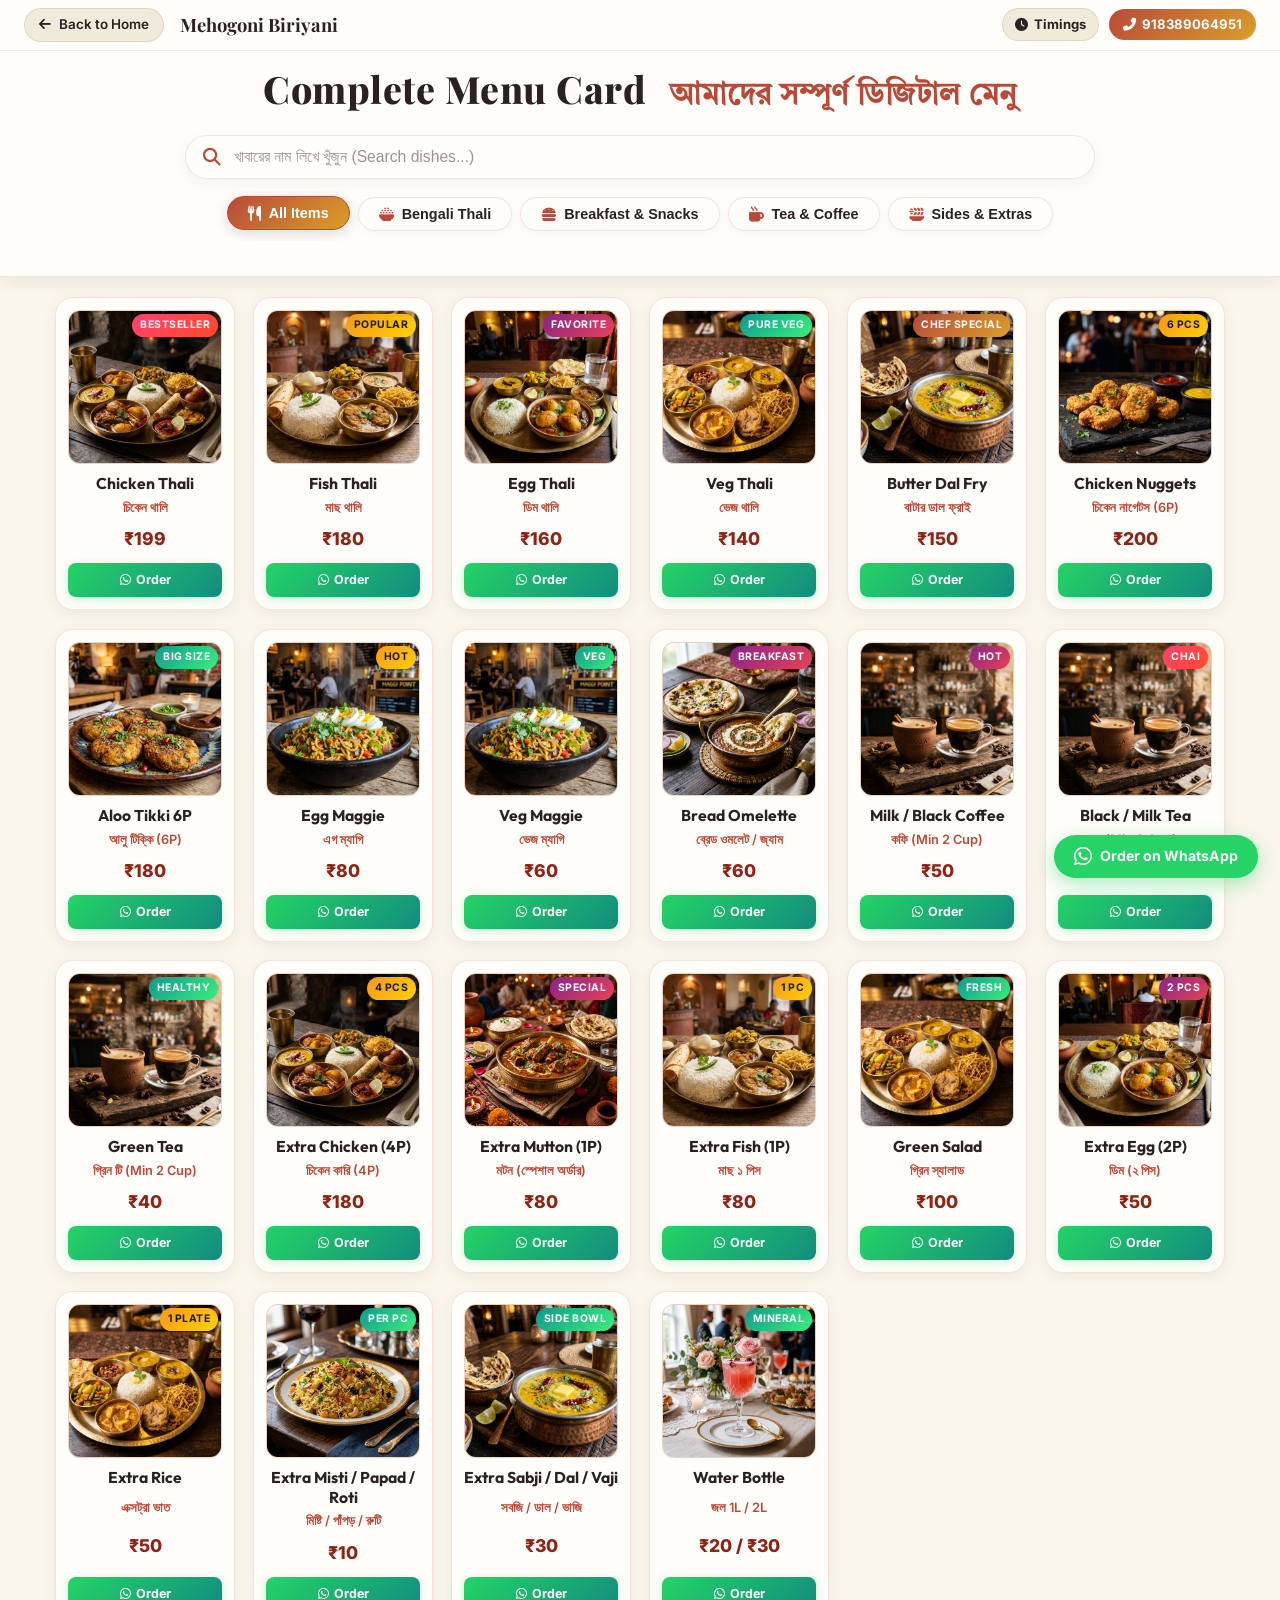
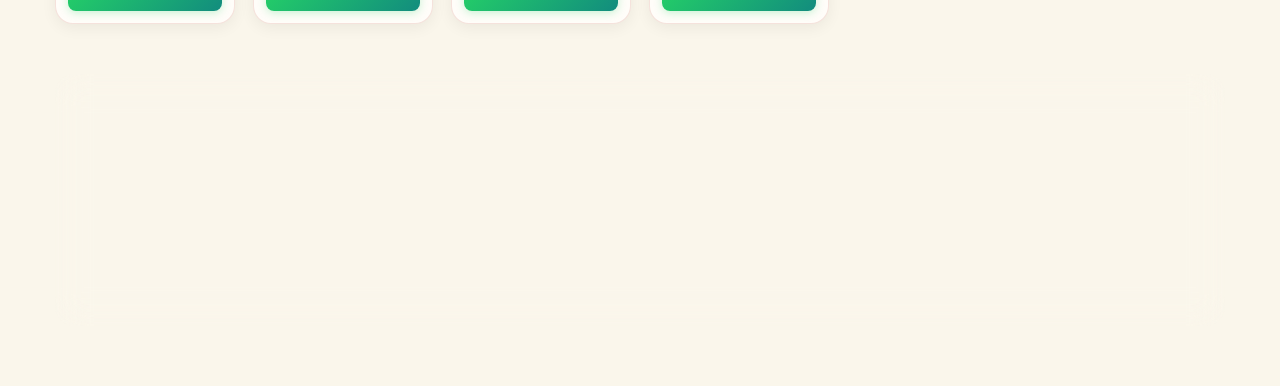
<file: menu.html>
﻿<!DOCTYPE html>
<html lang="bn">
<head>
    <meta charset="UTF-8">
    <meta name="viewport" content="width=device-width, initial-scale=1.0">
    <title>Full Menu Card | Mehogoni Biriyani| সম্পূর্ণ মেনু</title>
    
    <!-- Meta Descriptions & SEO -->
    <meta name="description" content="Explore the full digital menu of Mehogoni Biriyani. Bengali Thalis, Snacks, Tea, Coffee, Extras & Direct WhatsApp Ordering.">
    <meta name="theme-color" content="#c9a24b">
    
    <!-- Fonts -->
    <link rel="preconnect" href="https://fonts.googleapis.com">
    <link rel="preconnect" href="https://fonts.gstatic.com" crossorigin>
    <link href="https://fonts.googleapis.com/css2?family=Cinzel:wght@500;700;900&family=Inter:wght@300;400;500;600;700;800&family=Outfit:wght@400;500;600;700;800&family=Playfair+Display:ital,wght@0,600;0,700;0,900;1,600&family=Tiro+Bangla:ital@0;1&display=swap" rel="stylesheet">
    
    <!-- Font Awesome -->
    <link rel="stylesheet" href="https://cdnjs.cloudflare.com/ajax/libs/font-awesome/6.5.1/css/all.min.css">
    
    <!-- Main Style -->
    <link rel="stylesheet" href="styles.css">

    <style>
        /* Specific Styles for Compact Full Menu Page (LIGHT THEME) */
        .full-menu-page {
            background-color: var(--bg-deep);
            color: var(--text-primary);
            min-height: 100vh;
        }

        /* Sticky Top Header Container */
        .sticky-menu-top-container {
            position: sticky;
            top: 0;
            z-index: 1000;
            background: var(--bg-card);
            backdrop-filter: blur(20px);
            -webkit-backdrop-filter: blur(20px);
            border-bottom: 1.5px solid var(--glass-border);
            box-shadow: 0 4px 20px rgba(0, 0, 0, 0.08);
        }

        .full-menu-nav {
            padding: 8px 24px;
            display: flex;
            align-items: center;
            justify-content: space-between;
            border-bottom: 1px solid var(--glass-border);
        }

        .full-menu-nav-left {
            display: flex;
            align-items: center;
            gap: 16px;
        }

        .nav-back-btn {
            display: inline-flex;
            align-items: center;
            gap: 8px;
            background: var(--bg-dark);
            border: 1px solid var(--glass-border);
            color: var(--text-primary);
            padding: 5px 14px;
            border-radius: 25px;
            text-decoration: none;
            font-weight: 600;
            font-size: 0.84rem;
            transition: all 0.3s ease;
        }

        .nav-back-btn:hover {
            background: var(--accent-gold);
            color: #ffffff;
            border-color: var(--accent-gold);
            transform: translateX(-3px);
            box-shadow: 0 0 15px rgba(0, 0, 0, 0.15);
        }

        .full-menu-logo-title {
            font-family: 'Playfair Display', serif;
            font-size: 1.15rem;
            font-weight: 700;
            color: var(--text-primary);
        }

        .full-menu-logo-title span {
            color: var(--accent-gold);
        }

        .full-menu-nav-right {
            display: flex;
            align-items: center;
            gap: 10px;
        }

        .nav-timing-btn {
            display: inline-flex;
            align-items: center;
            gap: 6px;
            background: var(--bg-dark);
            border: 1px solid var(--glass-border);
            color: var(--text-primary);
            padding: 5px 12px;
            border-radius: 25px;
            text-decoration: none;
            font-weight: 700;
            font-size: 0.82rem;
            transition: all 0.3s ease;
        }

        .nav-timing-btn:hover {
            background: var(--accent-gold);
            color: #ffffff;
            border-color: var(--accent-gold);
            transform: translateY(-2px);
            box-shadow: 0 0 15px rgba(0, 0, 0, 0.15);
        }

        .nav-call-btn {
            display: inline-flex;
            align-items: center;
            gap: 6px;
            background: linear-gradient(135deg, var(--accent-gold), var(--accent-amber));
            color: #ffffff;
            padding: 5px 14px;
            border-radius: 25px;
            text-decoration: none;
            font-weight: 700;
            font-size: 0.82rem;
            transition: all 0.3s ease;
        }

        .nav-call-btn:hover {
            transform: translateY(-2px);
            box-shadow: 0 4px 15px rgba(0, 0, 0, 0.2);
        }

        /* Full Menu Hero Header */
        .full-menu-hero {
            text-align: center;
            padding: 14px 20px 10px;
            position: relative;
        }

        .full-menu-hero h1 {
            font-family: 'Playfair Display', serif;
            font-size: 2.35rem;
            font-weight: 800;
            color: var(--text-primary);
            margin-bottom: 0;
            line-height: 1.25;
            letter-spacing: 0.5px;
        }

        .full-menu-hero h1 .bengali-heading {
            color: var(--accent-gold);
            display: inline-block;
            font-size: 1.85rem;
            margin-left: 14px;
            font-family: 'Tiro Bangla', serif;
            font-weight: 700;
        }

        .full-menu-hero p {
            display: none;
        }

        /* Search & Filter Controls */
        .menu-control-bar {
            max-width: 950px;
            margin: 0 auto;
            padding: 10px 20px 15px;
        }

        .search-box-wrapper {
            position: relative;
            margin-bottom: 12px;
        }

        .search-box-wrapper input {
            width: 100%;
            background: var(--bg-card);
            border: 1.5px solid var(--glass-border);
            padding: 12px 20px 12px 48px;
            border-radius: 30px;
            color: var(--text-primary);
            font-size: 0.98rem;
            outline: none;
            transition: all 0.3s ease;
            box-shadow: 0 4px 14px rgba(0, 0, 0, 0.05);
        }

        .search-box-wrapper input:focus {
            border-color: var(--accent-gold);
            box-shadow: 0 0 18px rgba(0, 0, 0, 0.1);
            background: var(--bg-card);
        }

        .search-box-wrapper i {
            position: absolute;
            left: 18px;
            top: 50%;
            transform: translateY(-50%);
            color: var(--accent-gold);
            font-size: 1.1rem;
        }

        .menu-category-tabs {
            touch-action: pan-x pan-y;
            overscroll-behavior-x: contain;
            display: flex;
            justify-content: center;
            flex-wrap: wrap;
            gap: 10px;
            margin: 0;
        }

        .menu-tab-btn {
            background: var(--bg-card);
            border: 1.5px solid var(--glass-border);
            color: var(--text-secondary);
            padding: 8px 20px;
            border-radius: 25px;
            font-size: 0.9rem;
            font-weight: 600;
            cursor: pointer;
            backdrop-filter: blur(8px);
            transition: all 0.25s ease;
            display: inline-flex;
            align-items: center;
            gap: 8px;
            box-shadow: 0 2px 8px rgba(0, 0, 0, 0.04);
        }

        .menu-tab-btn i {
            color: var(--accent-gold);
            font-size: 0.95rem;
            transition: transform 0.3s ease;
        }

        .menu-tab-btn:hover {
            border-color: var(--accent-gold);
            color: var(--text-primary);
            background: var(--bg-card2, #f4f8f9);
            transform: translateY(-2px);
            box-shadow: 0 4px 15px rgba(0, 0, 0, 0.08);
        }

        .menu-tab-btn.active {
            background: linear-gradient(135deg, var(--accent-gold), var(--accent-amber));
            border-color: var(--accent-gold);
            color: #ffffff;
            box-shadow: 0 3px 14px rgba(0, 0, 0, 0.15);
            transform: translateY(-1px);
        }

        .menu-tab-btn.active i {
            color: #ffffff;
        }

        /* Compact Grid for Full Menu */
        .compact-menu-grid-container {
            max-width: 1200px;
            margin: 20px auto 50px;
            padding: 0 15px;
        }

        .compact-grid {
            display: grid;
            grid-template-columns: repeat(auto-fill, minmax(180px, 1fr));
            gap: 18px;
        }

        .compact-grid .food-menu-card {
            flex: initial;
            width: 100%;
            animation: floatMenuItem 4.5s ease-in-out infinite alternate;
        }

        .compact-grid .food-menu-card.hidden {
            display: none !important;
        }

        /* No Results Message */
        #no-results-msg {
            text-align: center;
            padding: 50px 20px;
            font-size: 1.1rem;
            color: var(--accent-gold);
            display: none;
            grid-column: 1 / -1;
        }

        /* Order Info Banner (Light Theme) */
        .order-info-banner {
            display: flex;
            align-items: stretch;
            justify-content: space-between;
            gap: 25px;
            padding: 28px 36px;
            border-radius: 20px;
            background: var(--bg-card);
            border: 1.5px solid var(--glass-border);
            box-shadow: 0 10px 30px rgba(0, 0, 0, 0.07);
        }

        .order-timing-card {
            display: flex;
            gap: 20px;
            flex: 1.3;
        }

        .timing-icon {
            width: 52px;
            height: 52px;
            border-radius: 14px;
            background: var(--bg-dark);
            border: 1px solid var(--glass-border);
            display: flex;
            align-items: center;
            justify-content: center;
            color: var(--accent-gold);
            font-size: 1.5rem;
            flex-shrink: 0;
        }

        .timing-details h4 {
            color: var(--text-primary);
            font-size: 1.15rem;
            margin-bottom: 10px;
            font-weight: 700;
        }

        .timing-details ul {
            list-style: none;
            padding: 0;
            margin: 0;
            display: flex;
            flex-direction: column;
            gap: 7px;
        }

        .timing-details li {
            font-size: 0.92rem;
            color: var(--text-secondary);
        }

        .timing-details li strong {
            color: var(--text-primary);
        }

        .timing-details .serve-time {
            color: var(--text-muted);
            font-size: 0.85rem;
        }

        .order-call-box {
            flex: 1;
            display: flex;
            flex-direction: column;
            align-items: center;
            justify-content: center;
            text-align: center;
            background: var(--bg-dark);
            padding: 20px 24px;
            border-radius: 14px;
            border: 1px dashed var(--glass-border);
        }

        .call-badge {
            background: var(--bg-card);
            color: var(--accent-gold);
            font-size: 0.75rem;
            font-weight: 700;
            text-transform: uppercase;
            letter-spacing: 1px;
            padding: 3px 10px;
            border-radius: 12px;
            margin-bottom: 6px;
            border: 1px solid var(--glass-border);
        }

        .order-call-box h3 {
            font-size: 1.05rem;
            color: var(--text-primary);
            margin-bottom: 8px;
            font-weight: 600;
        }

        .order-phone-link {
            font-size: 1.45rem;
            font-weight: 800;
            color: var(--accent-gold);
            text-decoration: none;
            letter-spacing: 1px;
            display: inline-flex;
            align-items: center;
            gap: 8px;
            margin-bottom: 14px;
            transition: transform 0.3s ease;
        }

        .order-phone-link:hover {
            transform: scale(1.05);
        }

        .quick-action-btns {
            display: flex;
            gap: 10px;
            width: 100%;
        }

        .direct-call-btn, .direct-wp-btn {
            flex: 1;
            padding: 9px 12px;
            border-radius: 8px;
            font-size: 0.85rem;
            font-weight: 700;
            text-decoration: none;
            display: inline-flex;
            align-items: center;
            justify-content: center;
            gap: 6px;
            transition: all 0.3s ease;
        }

        .direct-call-btn {
            background: linear-gradient(135deg, var(--accent-gold), var(--accent-amber));
            color: #ffffff;
        }

        .direct-call-btn:hover {
            transform: translateY(-2px);
            box-shadow: 0 4px 15px rgba(0, 0, 0, 0.2);
        }

        .direct-wp-btn {
            background: #25D366;
            color: #ffffff;
        }

        .direct-wp-btn:hover {
            background: #1ebc59;
            transform: translateY(-2px);
            box-shadow: 0 4px 15px rgba(37, 211, 102, 0.4);
        }

        /* Floating Order Quick Dial */
        .floating-order-btn {
            position: fixed;
            bottom: 22px;
            right: 22px;
            z-index: 999;
            display: flex;
            align-items: center;
            gap: 8px;
            background: #25D366;
            color: #ffffff;
            padding: 10px 20px;
            border-radius: 35px;
            text-decoration: none;
            font-weight: 700;
            font-size: 0.88rem;
            box-shadow: 0 6px 20px rgba(37, 211, 102, 0.4);
            transition: all 0.3s ease;
            animation: pulseOrderBtn 2.5s infinite;
        }

        .floating-order-btn:hover {
            background: #1ebc59;
            color: #ffffff;
            transform: scale(1.06);
            box-shadow: 0 8px 25px rgba(37, 211, 102, 0.6);
        }

        @keyframes pulseOrderBtn {
            0%, 100% { transform: scale(1); }
            50% { transform: scale(1.04); }
        }

        @media (max-width: 900px) {
            .order-info-banner {
                flex-direction: column;
                padding: 22px;
            }
            .order-timing-card {
                flex-direction: column;
                gap: 12px;
            }
        }

        @media (max-width: 600px) {
            .full-menu-nav {
                padding: 8px 12px;
            }
            .nav-back-btn span {
                display: none;
            }
            .full-menu-logo-title {
                font-size: 1.05rem;
            }
            .nav-timing-btn {
                padding: 4px 8px;
                font-size: 0.76rem;
            }
            .nav-timing-btn span {
                display: none;
            }
            .nav-call-btn {
                padding: 4px 10px;
                font-size: 0.76rem;
            }
            .full-menu-hero {
                padding: 10px 10px 4px;
            }
            .full-menu-hero h1 {
                font-size: 1.65rem;
            }
            .full-menu-hero h1 .bengali-heading {
                font-size: 1.35rem;
                display: block;
                margin-left: 0;
                margin-top: 4px;
            }
            .menu-control-bar {
                padding: 6px 12px 10px;
            }
            .search-box-wrapper {
                margin-bottom: 8px;
            }
            .search-box-wrapper input {
                padding: 9px 16px 9px 38px;
                font-size: 0.88rem;
                border-radius: 25px;
            }
            .search-box-wrapper i {
                left: 14px;
                font-size: 0.95rem;
            }
            .menu-category-tabs {
            touch-action: pan-x pan-y;
            overscroll-behavior-x: contain;
                gap: 6px;
                overflow-x: auto;
                flex-wrap: nowrap;
                justify-content: flex-start;
                padding-bottom: 4px;
                -webkit-overflow-scrolling: touch;
            }
            .menu-tab-btn {
                padding: 6px 14px;
                font-size: 0.8rem;
                border-radius: 20px;
                white-space: nowrap;
                flex-shrink: 0;
            }
            .compact-grid {
                grid-template-columns: repeat(2, 1fr);
                gap: 10px;
            }
            .compact-grid .food-menu-card {
                padding: 8px;
            }
            .food-title {
                font-size: 0.86rem;
            }
            .bengali-title {
                font-size: 0.72rem;
            }
            .food-price {
                font-size: 0.95rem;
            }
            .food-order-btn {
                padding: 5px 8px;
                font-size: 0.72rem;
            }
        }
    </style>
</head>
<body class="full-menu-page">

    <!-- Sticky Top Header (Navbar + Hero Title + Search Box + Filter Tabs) -->
    <div class="sticky-menu-top-container">
        <!-- Top Navigation Bar -->
        <nav class="full-menu-nav">
            <div class="full-menu-nav-left">
                <a href="index.html" class="nav-back-btn" title="Go back to Home Page">
                    <i class="fas fa-arrow-left"></i> <span>Back to Home</span>
                </a>
                <div class="full-menu-logo-title">Mehogoni Biriyani</div>
            </div>
            <div class="full-menu-nav-right">
                <a href="#order-timings" class="nav-timing-btn" id="nav-timing-toggle-btn" title="Order Timings (অর্ডার সময়সূচী)">
                    <i class="fas fa-clock" id="nav-timing-icon"></i> <span id="nav-timing-text">Timings</span>
                </a>
                <a href="tel:918389064951" class="nav-call-btn">
                    <i class="fas fa-phone-alt"></i> <span>918389064951</span>
                </a>
            </div>
        </nav>

        <!-- Hero Header -->
        <header class="full-menu-hero">
            <h1>Complete Menu Card <span class="bengali-heading">আমাদের সম্পূর্ণ ডিজিটাল মেনু</span></h1>
        </header>

        <!-- Search Bar & Category Filter Tabs -->
        <div class="menu-control-bar">
            <div class="search-box-wrapper">
                <i class="fas fa-search"></i>
                <input type="text" id="menu-search-input" placeholder="খাবারের নাম লিখে খুঁজুন (Search dishes...)" autocomplete="off">
            </div>

            <div class="menu-category-tabs">
                <button class="menu-tab-btn active" data-category="all">
                    <i class="fas fa-utensils"></i> All Items
                </button>
                <button class="menu-tab-btn" data-category="thali">
                    <i class="fas fa-bowl-rice"></i> Bengali Thali
                </button>
                <button class="menu-tab-btn" data-category="snacks">
                    <i class="fas fa-burger"></i> Breakfast & Snacks
                </button>
                <button class="menu-tab-btn" data-category="beverages">
                    <i class="fas fa-mug-hot"></i> Tea & Coffee
                </button>
                <button class="menu-tab-btn" data-category="extras">
                    <i class="fas fa-plate-wheat"></i> Sides & Extras
                </button>
            </div>
        </div>
    </div>

    <!-- Compact Full Menu Grid -->
    <main class="compact-menu-grid-container">
        <div class="compact-grid" id="full-menu-grid">

            <!-- 1. Chicken Thali -->
            <div class="food-menu-card" data-category="thali" data-keywords="chicken thali murgi murgir mangsho rice dal sabji thali">
                <div class="food-card-badge bestseller">Bestseller</div>
                <div class="food-card-img-box">
                    <img src="assets/menu_chicken_thali.webp" alt="Chicken Thali" loading="lazy">
                </div>
                <div class="food-card-body">
                    <h3 class="food-title">Chicken Thali</h3>
                    <span class="bengali-title">চিকেন থালি</span>
                    <span class="food-price">₹199</span>
                    <a href="https://wa.me/918389064951?text==Hi%20Mehogoni%20Biriyani,%20I%20want%20to%20order%20Chicken%20Thali%20(₹199)" target="_blank" class="food-order-btn">
                        <i class="fab fa-whatsapp"></i> Order
                    </a>
                </div>
            </div>

            <!-- 2. Fish Thali -->
            <div class="food-menu-card" data-category="thali" data-keywords="fish thali macher thali mach jhol rui katla rice dal thali">
                <div class="food-card-badge popular">Popular</div>
                <div class="food-card-img-box">
                    <img src="assets/menu_fish_thali.webp" alt="Fish Thali" loading="lazy">
                </div>
                <div class="food-card-body">
                    <h3 class="food-title">Fish Thali</h3>
                    <span class="bengali-title">মাছ থালি</span>
                    <span class="food-price">₹180</span>
                    <a href="https://wa.me/918389064951?text==Hi%20Mehogoni%20Biriyani,%20I%20want%20to%20order%20Fish%20Thali%20(₹180)" target="_blank" class="food-order-btn">
                        <i class="fab fa-whatsapp"></i> Order
                    </a>
                </div>
            </div>

            <!-- 3. Egg Thali -->
            <div class="food-menu-card" data-category="thali" data-keywords="egg thali dimer thali dim kosha rice dal thali">
                <div class="food-card-badge special">Favorite</div>
                <div class="food-card-img-box">
                    <img src="assets/menu_egg_thali.webp" alt="Egg Thali" loading="lazy">
                </div>
                <div class="food-card-body">
                    <h3 class="food-title">Egg Thali</h3>
                    <span class="bengali-title">ডিম থালি</span>
                    <span class="food-price">₹160</span>
                    <a href="https://wa.me/918389064951?text==Hi%20Mehogoni%20Biriyani,%20I%20want%20to%20order%20Egg%20Thali%20(₹160)" target="_blank" class="food-order-btn">
                        <i class="fab fa-whatsapp"></i> Order
                    </a>
                </div>
            </div>

            <!-- 4. Veg Thali -->
            <div class="food-menu-card" data-category="thali" data-keywords="veg thali niramish thali paneer dal sabji rice mishti doi">
                <div class="food-card-badge pure-veg">Pure Veg</div>
                <div class="food-card-img-box">
                    <img src="assets/menu_veg_thali.webp" alt="Veg Thali" loading="lazy">
                </div>
                <div class="food-card-body">
                    <h3 class="food-title">Veg Thali</h3>
                    <span class="bengali-title">ভেজ থালি</span>
                    <span class="food-price">₹140</span>
                    <a href="https://wa.me/918389064951?text==Hi%20Mehogoni%20Biriyani,%20I%20want%20to%20order%20Veg%20Thali%20(₹140)" target="_blank" class="food-order-btn">
                        <i class="fab fa-whatsapp"></i> Order
                    </a>
                </div>
            </div>

            <!-- 5. Butter Dal Fry -->
            <div class="food-menu-card" data-category="extras" data-keywords="butter dal fry yellow dal tadka veg">
                <div class="food-card-badge chef">Chef Special</div>
                <div class="food-card-img-box">
                    <img src="assets/menu_butter_dal_fry.webp" alt="Butter Dal Fry" loading="lazy">
                </div>
                <div class="food-card-body">
                    <h3 class="food-title">Butter Dal Fry</h3>
                    <span class="bengali-title">বাটার ডাল ফ্রাই</span>
                    <span class="food-price">₹150</span>
                    <a href="https://wa.me/918389064951?text==Hi%20Mehogoni%20Biriyani,%20I%20want%20to%20order%20Butter%20Dal%20Fry%20(₹150)" target="_blank" class="food-order-btn">
                        <i class="fab fa-whatsapp"></i> Order
                    </a>
                </div>
            </div>

            <!-- 6. Chicken Nuggets (6P) -->
            <div class="food-menu-card" data-category="snacks" data-keywords="chicken nuggets 6p fried snacks non-veg">
                <div class="food-card-badge popular">6 Pcs</div>
                <div class="food-card-img-box">
                    <img src="assets/menu_chicken_nuggets.webp" alt="Chicken Nuggets" loading="lazy">
                </div>
                <div class="food-card-body">
                    <h3 class="food-title">Chicken Nuggets</h3>
                    <span class="bengali-title">চিকেন নাগেটস (6P)</span>
                    <span class="food-price">₹200</span>
                    <a href="https://wa.me/918389064951?text==Hi%20Mehogoni%20Biriyani,%20I%20want%20to%20order%20Chicken%20Nuggets%20(₹200)" target="_blank" class="food-order-btn">
                        <i class="fab fa-whatsapp"></i> Order
                    </a>
                </div>
            </div>

            <!-- 7. Aloo Tikki Big Size (6P) -->
            <div class="food-menu-card" data-category="snacks" data-keywords="aloo tikki potato cutlet snacks big size veg">
                <div class="food-card-badge pure-veg">Big Size</div>
                <div class="food-card-img-box">
                    <img src="assets/menu_aloo_tikki.webp" alt="Aloo Tikki Big Size" loading="lazy">
                </div>
                <div class="food-card-body">
                    <h3 class="food-title">Aloo Tikki 6P</h3>
                    <span class="bengali-title">আলু টিক্কি (6P)</span>
                    <span class="food-price">₹180</span>
                    <a href="https://wa.me/918389064951?text==Hi%20Mehogoni%20Biriyani,%20I%20want%20to%20order%20Aloo%20Tikki%20(₹180)" target="_blank" class="food-order-btn">
                        <i class="fab fa-whatsapp"></i> Order
                    </a>
                </div>
            </div>

            <!-- 8. Egg Maggie -->
            <div class="food-menu-card" data-category="snacks" data-keywords="egg maggie noodles masala snacks">
                <div class="food-card-badge popular">Hot</div>
                <div class="food-card-img-box">
                    <img src="assets/menu_egg_maggie.webp" alt="Egg Maggie" loading="lazy">
                </div>
                <div class="food-card-body">
                    <h3 class="food-title">Egg Maggie</h3>
                    <span class="bengali-title">এগ ম্যাগি</span>
                    <span class="food-price">₹80</span>
                    <a href="https://wa.me/918389064951?text==Hi%20Mehogoni%20Biriyani,%20I%20want%20to%20order%20Egg%20Maggie%20(₹80)" target="_blank" class="food-order-btn">
                        <i class="fab fa-whatsapp"></i> Order
                    </a>
                </div>
            </div>

            <!-- 9. Veg Maggie -->
            <div class="food-menu-card" data-category="snacks" data-keywords="veg maggie masala noodles snacks vegetarian">
                <div class="food-card-badge pure-veg">Veg</div>
                <div class="food-card-img-box">
                    <img src="assets/menu_egg_maggie.webp" alt="Veg Maggie" loading="lazy">
                </div>
                <div class="food-card-body">
                    <h3 class="food-title">Veg Maggie</h3>
                    <span class="bengali-title">ভেজ ম্যাগি</span>
                    <span class="food-price">₹60</span>
                    <a href="https://wa.me/918389064951?text==Hi%20Mehogoni%20Biriyani,%20I%20want%20to%20order%20Veg%20Maggie%20(₹60)" target="_blank" class="food-order-btn">
                        <i class="fab fa-whatsapp"></i> Order
                    </a>
                </div>
            </div>

            <!-- 10. Bread Omelette / Jam / Butter -->
            <div class="food-menu-card" data-category="snacks" data-keywords="bread omelette jam butter breakfast toast egg">
                <div class="food-card-badge special">Breakfast</div>
                <div class="food-card-img-box">
                    <img src="assets/menu6.webp" alt="Bread Omelette Jam Butter" loading="lazy">
                </div>
                <div class="food-card-body">
                    <h3 class="food-title">Bread Omelette</h3>
                    <span class="bengali-title">ব্রেড ওমলেট / জ্যাম</span>
                    <span class="food-price">₹60</span>
                    <a href="https://wa.me/918389064951?text==Hi%20Mehogoni%20Biriyani,%20I%20want%20to%20order%20Bread%20Omelette%20(₹60)" target="_blank" class="food-order-btn">
                        <i class="fab fa-whatsapp"></i> Order
                    </a>
                </div>
            </div>

            <!-- 11. Milk / Black Coffee -->
            <div class="food-menu-card" data-category="beverages" data-keywords="coffee milk coffee black coffee hot drink beverages espresso">
                <div class="food-card-badge special">Hot</div>
                <div class="food-card-img-box">
                    <img src="assets/menu_tea_coffee.webp" alt="Milk and Black Coffee" loading="lazy">
                </div>
                <div class="food-card-body">
                    <h3 class="food-title">Milk / Black Coffee</h3>
                    <span class="bengali-title">কফি (Min 2 Cup)</span>
                    <span class="food-price">₹50</span>
                    <a href="https://wa.me/918389064951?text==Hi%20Mehogoni%20Biriyani,%20I%20want%20to%20order%20Coffee" target="_blank" class="food-order-btn">
                        <i class="fab fa-whatsapp"></i> Order
                    </a>
                </div>
            </div>

            <!-- 12. Black / Milk Tea -->
            <div class="food-menu-card" data-category="beverages" data-keywords="tea chai milk tea black tea masala chai beverage">
                <div class="food-card-badge bestseller">Chai</div>
                <div class="food-card-img-box">
                    <img src="assets/menu_tea_coffee.webp" alt="Black and Milk Tea" loading="lazy">
                </div>
                <div class="food-card-body">
                    <h3 class="food-title">Black / Milk Tea</h3>
                    <span class="bengali-title">চা (Min 2 Cup)</span>
                    <span class="food-price">₹25</span>
                    <a href="https://wa.me/918389064951?text==Hi%20Mehogoni%20Biriyani,%20I%20want%20to%20order%20Tea" target="_blank" class="food-order-btn">
                        <i class="fab fa-whatsapp"></i> Order
                    </a>
                </div>
            </div>

            <!-- 13. Green Tea -->
            <div class="food-menu-card" data-category="beverages" data-keywords="green tea healthy detox hot beverage">
                <div class="food-card-badge pure-veg">Healthy</div>
                <div class="food-card-img-box">
                    <img src="assets/menu_tea_coffee.webp" alt="Green Tea" loading="lazy">
                </div>
                <div class="food-card-body">
                    <h3 class="food-title">Green Tea</h3>
                    <span class="bengali-title">গ্রিন টি (Min 2 Cup)</span>
                    <span class="food-price">₹40</span>
                    <a href="https://wa.me/918389064951?text==Hi%20Mehogoni%20Biriyani,%20I%20want%20to%20order%20Green%20Tea" target="_blank" class="food-order-btn">
                        <i class="fab fa-whatsapp"></i> Order
                    </a>
                </div>
            </div>

            <!-- 14. Extra Chicken (4P) -->
            <div class="food-menu-card" data-category="extras" data-keywords="extra chicken 4p murgir mangsho chicken curry side non-veg">
                <div class="food-card-badge popular">4 Pcs</div>
                <div class="food-card-img-box">
                    <img src="assets/menu_chicken_thali.webp" alt="Extra Chicken 4P" loading="lazy">
                </div>
                <div class="food-card-body">
                    <h3 class="food-title">Extra Chicken (4P)</h3>
                    <span class="bengali-title">চিকেন কারি (4P)</span>
                    <span class="food-price">₹180</span>
                    <a href="https://wa.me/918389064951?text==Hi%20Mehogoni%20Biriyani,%20I%20want%20to%20order%20Extra%20Chicken%204P%20(₹180)" target="_blank" class="food-order-btn">
                        <i class="fab fa-whatsapp"></i> Order
                    </a>
                </div>
            </div>

            <!-- 15. Extra Mutton (1P - Special Order) -->
            <div class="food-menu-card" data-category="extras" data-keywords="extra mutton 1p khasi mangsho mutton kosha special non-veg">
                <div class="food-card-badge special">Special</div>
                <div class="food-card-img-box">
                    <img src="assets/menu3.webp" alt="Extra Mutton 1P" loading="lazy">
                </div>
                <div class="food-card-body">
                    <h3 class="food-title">Extra Mutton (1P)</h3>
                    <span class="bengali-title">মটন (স্পেশাল অর্ডার)</span>
                    <span class="food-price">₹80</span>
                    <a href="https://wa.me/918389064951?text==Hi%20Mehogoni%20Biriyani,%20I%20want%20to%20order%20Extra%20Mutton%20(₹80)" target="_blank" class="food-order-btn">
                        <i class="fab fa-whatsapp"></i> Order
                    </a>
                </div>
            </div>

            <!-- 16. Extra Fish (1P) -->
            <div class="food-menu-card" data-category="extras" data-keywords="extra fish 1p macher jhol rui katla side non-veg">
                <div class="food-card-badge popular">1 Pc</div>
                <div class="food-card-img-box">
                    <img src="assets/menu_fish_thali.webp" alt="Extra Fish 1P" loading="lazy">
                </div>
                <div class="food-card-body">
                    <h3 class="food-title">Extra Fish (1P)</h3>
                    <span class="bengali-title">মাছ ১ পিস</span>
                    <span class="food-price">₹80</span>
                    <a href="https://wa.me/918389064951?text==Hi%20Mehogoni%20Biriyani,%20I%20want%20to%20order%20Extra%20Fish%20(₹80)" target="_blank" class="food-order-btn">
                        <i class="fab fa-whatsapp"></i> Order
                    </a>
                </div>
            </div>

            <!-- 17. Green Salad -->
            <div class="food-menu-card" data-category="extras" data-keywords="green salad cucumber tomato onion lemon salad veg">
                <div class="food-card-badge pure-veg">Fresh</div>
                <div class="food-card-img-box">
                    <img src="assets/menu_veg_thali.webp" alt="Green Salad" loading="lazy">
                </div>
                <div class="food-card-body">
                    <h3 class="food-title">Green Salad</h3>
                    <span class="bengali-title">গ্রিন স্যালাড</span>
                    <span class="food-price">₹100</span>
                    <a href="https://wa.me/918389064951?text==Hi%20Mehogoni%20Biriyani,%20I%20want%20to%20order%20Green%20Salad%20(₹100)" target="_blank" class="food-order-btn">
                        <i class="fab fa-whatsapp"></i> Order
                    </a>
                </div>
            </div>

            <!-- 18. Extra Egg (2P) -->
            <div class="food-menu-card" data-category="extras" data-keywords="extra egg 2p dim egg curry side non-veg">
                <div class="food-card-badge special">2 Pcs</div>
                <div class="food-card-img-box">
                    <img src="assets/menu_egg_thali.webp" alt="Extra Egg 2P" loading="lazy">
                </div>
                <div class="food-card-body">
                    <h3 class="food-title">Extra Egg (2P)</h3>
                    <span class="bengali-title">ডিম (২ পিস)</span>
                    <span class="food-price">₹50</span>
                    <a href="https://wa.me/918389064951?text==Hi%20Mehogoni%20Biriyani,%20I%20want%20to%20order%20Extra%20Egg%202P%20(₹50)" target="_blank" class="food-order-btn">
                        <i class="fab fa-whatsapp"></i> Order
                    </a>
                </div>
            </div>

            <!-- 19. Extra Rice -->
            <div class="food-menu-card" data-category="extras" data-keywords="extra rice bhat rice portion veg side">
                <div class="food-card-badge popular">1 Plate</div>
                <div class="food-card-img-box">
                    <img src="assets/menu_veg_thali.webp" alt="Extra Rice" loading="lazy">
                </div>
                <div class="food-card-body">
                    <h3 class="food-title">Extra Rice</h3>
                    <span class="bengali-title">এক্সট্রা ভাত</span>
                    <span class="food-price">₹50</span>
                    <a href="https://wa.me/918389064951?text==Hi%20Mehogoni%20Biriyani,%20I%20want%20to%20order%20Extra%20Rice%20(₹50)" target="_blank" class="food-order-btn">
                        <i class="fab fa-whatsapp"></i> Order
                    </a>
                </div>
            </div>

            <!-- 20. Extra Misti / Papad / Roti -->
            <div class="food-menu-card" data-category="extras" data-keywords="extra misti papad roti sweet flatbread side">
                <div class="food-card-badge pure-veg">Per Pc</div>
                <div class="food-card-img-box">
                    <img src="assets/menu2.webp" alt="Extra Misti Papad Roti" loading="lazy">
                </div>
                <div class="food-card-body">
                    <h3 class="food-title">Extra Misti / Papad / Roti</h3>
                    <span class="bengali-title">মিষ্টি / পাঁপড় / রুটি</span>
                    <span class="food-price">₹10</span>
                    <a href="https://wa.me/918389064951?text==Hi%20Mehogoni%20Biriyani,%20I%20want%20to%20order%20Extra%20Misti%20Papad%20Roti%20(₹10)" target="_blank" class="food-order-btn">
                        <i class="fab fa-whatsapp"></i> Order
                    </a>
                </div>
            </div>

            <!-- 21. Extra Sabji / Dal / Vaji -->
            <div class="food-menu-card" data-category="extras" data-keywords="extra sabji dal vaji butter dal fry veg side">
                <div class="food-card-badge pure-veg">Side Bowl</div>
                <div class="food-card-img-box">
                    <img src="assets/menu_butter_dal_fry.webp" alt="Extra Sabji Dal Vaji" loading="lazy">
                </div>
                <div class="food-card-body">
                    <h3 class="food-title">Extra Sabji / Dal / Vaji</h3>
                    <span class="bengali-title">সবজি / ডাল / ভাজি</span>
                    <span class="food-price">₹30</span>
                    <a href="https://wa.me/918389064951?text==Hi%20Mehogoni%20Biriyani,%20I%20want%20to%20order%20Extra%20Sabji%20Dal%20Vaji%20(₹30)" target="_blank" class="food-order-btn">
                        <i class="fab fa-whatsapp"></i> Order
                    </a>
                </div>
            </div>

            <!-- 20. Packaged Water Bottle (1L / 2L) -->
            <div class="food-menu-card" data-category="beverages" data-keywords="water bottle 1l 2l mineral water drink">
                <div class="food-card-badge pure-veg">Mineral</div>
                <div class="food-card-img-box">
                    <img src="assets/menu5.webp" alt="Packaged Water Bottle" loading="lazy">
                </div>
                <div class="food-card-body">
                    <h3 class="food-title">Water Bottle</h3>
                    <span class="bengali-title">জল 1L / 2L</span>
                    <span class="food-price">₹20 / ₹30</span>
                    <a href="https://wa.me/918389064951?text==Hi%20Mehogoni%20Biriyani,%20I%20want%20to%20order%20Water%20Bottle" target="_blank" class="food-order-btn">
                        <i class="fab fa-whatsapp"></i> Order
                    </a>
                </div>
            </div>

        </div>

        <!-- No Results Fallback -->
        <div id="no-results-msg">
            <i class="fas fa-search" style="font-size: 2.5rem; margin-bottom: 12px; display: block;"></i>
            <p>আপনার খোঁজা অনুযায়ী কোনো খাবার পাওয়া যায়নি। অন্য কিছু লিখে খুঁজুন।</p>
        </div>
    </main>

    <!-- Order Timings Banner -->
    <div id="order-timings" style="max-width: 1200px; margin: 0 auto 60px; padding: 0 15px; scroll-margin-top: 170px;">
        <div class="order-info-banner glassmorphism">
            <div class="order-timing-card">
                <div class="timing-icon"><i class="fas fa-clock"></i></div>
                <div class="timing-details">
                    <h4>⏰ Order Timings (অর্ডার সময়সূচী)</h4>
                    <ul>
                        <li><strong>☀️ Lunch:</strong> Any Time You're Hungry!</li>
                        <li><strong>🌙 Dinner:</strong> Order 05:00 PM – 06:30 PM <span class="serve-time">(Serve: 9:30 PM – 10:00 PM)</span></li>
                        <li><strong>🌅 Breakfast:</strong> Pre-order 09:00 PM – 10:00 PM <span class="serve-time">(Serve Next Morning: 8:30 AM)</span></li>
                    </ul>
                </div>
            </div>
            
            <div class="order-call-box">
                <div class="call-badge">Direct Hotline</div>
                <h3>Call or WhatsApp to Place Order</h3>
                <a href="tel:918389064951" class="order-phone-link">
                    <i class="fas fa-phone-volume"></i> 918389064951
                </a>
                <div class="quick-action-btns">
                    <a href="tel:918389064951" class="direct-call-btn">
                        <i class="fas fa-phone"></i> Call Now
                    </a>
                    <a href="https://wa.me/918389064951?text==Hello%20Mehogoni%20Biriyani,%20I%20want%20to%20place%20an%20order!" target="_blank" class="direct-wp-btn">
                        <i class="fab fa-whatsapp"></i> WhatsApp Order
                    </a>
                </div>
            </div>
        </div>
    </div>

    <!-- Floating Direct WhatsApp Button -->
    <a href="https://wa.me/918389064951?text==Hello%20Mehogoni%20Biriyani,%20I%20want%20to%20order%20food!" target="_blank" class="floating-order-btn" title="Direct WhatsApp Order">
        <i class="fab fa-whatsapp" style="font-size: 1.3rem;"></i> <span>Order on WhatsApp</span>
    </a>

    <!-- JavaScript for Live Search & Category Filtering -->
    <script>
        document.addEventListener('DOMContentLoaded', () => {
            const searchInput = document.getElementById('menu-search-input');
            const categoryTabs = document.querySelectorAll('.menu-tab-btn');
            const foodCards = document.querySelectorAll('.food-menu-card');
            const noResultsMsg = document.getElementById('no-results-msg');

            let activeCategory = 'all';

            function filterMenu() {
                const query = searchInput.value.toLowerCase().trim();
                let visibleCount = 0;

                foodCards.forEach(card => {
                    const cardCategory = card.getAttribute('data-category');
                    const keywords = (card.getAttribute('data-keywords') || '') + ' ' + card.innerText.toLowerCase();

                    const matchesCategory = (activeCategory === 'all' || cardCategory === activeCategory);
                    const matchesSearch = query === '' || keywords.includes(query);

                    if (matchesCategory && matchesSearch) {
                        card.classList.remove('hidden');
                        visibleCount++;
                    } else {
                        card.classList.add('hidden');
                    }
                });

                if (visibleCount === 0) {
                    noResultsMsg.style.display = 'block';
                } else {
                    noResultsMsg.style.display = 'none';
                }
            }

            // Category Tab Clicks
            categoryTabs.forEach(tab => {
                tab.addEventListener('click', () => {
                    categoryTabs.forEach(t => t.classList.remove('active'));
                    tab.classList.add('active');
                    activeCategory = tab.getAttribute('data-category');
                    const tabsContainer = tab.closest('.menu-category-tabs');
                    if (tabsContainer) {
                        const targetScroll = tab.offsetLeft - (tabsContainer.clientWidth / 2) + (tab.offsetWidth / 2);
                        tabsContainer.scrollTo({ left: targetScroll, behavior: 'smooth' });
                    }
                    filterMenu();
                });
            });

            // Search Input Live Filter
            searchInput.addEventListener('input', () => {
                filterMenu();
            });

            // ============================================================
            // TWO-WAY TOGGLE SCROLL (Click to go to Timings, Click again to go to Top)
            // ============================================================
            const timingToggleBtn = document.getElementById('nav-timing-toggle-btn');
            const timingIcon = document.getElementById('nav-timing-icon');
            const timingText = document.getElementById('nav-timing-text');
            const orderTimingsSection = document.getElementById('order-timings');

            function isNearTimingsSection() {
                if (!orderTimingsSection) return false;
                const rect = orderTimingsSection.getBoundingClientRect();
                return rect.top <= window.innerHeight * 0.75;
            }

            if (timingToggleBtn && orderTimingsSection) {
                timingToggleBtn.addEventListener('click', (e) => {
                    e.preventDefault();
                    if (isNearTimingsSection()) {
                        // If already at Timings section -> Smoothly scroll back to TOP
                        window.scrollTo({ top: 0, behavior: 'smooth' });
                    } else {
                        // Smoothly scroll DOWN to Order Timings section
                        orderTimingsSection.scrollIntoView({ behavior: 'smooth', block: 'start' });
                    }
                });

                // Dynamically update button icon/text when user scrolls near timings
                window.addEventListener('scroll', () => {
                    if (isNearTimingsSection()) {
                        timingToggleBtn.classList.add('at-bottom');
                        if (timingIcon) timingIcon.className = 'fas fa-arrow-up';
                        if (timingText) timingText.innerText = 'Top';
                        timingToggleBtn.title = 'Scroll back to Top (উপরে ফিরে যান)';
                    } else {
                        timingToggleBtn.classList.remove('at-bottom');
                        if (timingIcon) timingIcon.className = 'fas fa-clock';
                        if (timingText) timingText.innerText = 'Timings';
                        timingToggleBtn.title = 'Order Timings (অর্ডার সময়সূচী)';
                    }
                }, { passive: true });
            }
        });
    </script>
</body>
</html>
</file>
<file: styles.css>
﻿/* ============================================================
   MEHOGONI BIRIYANI — Premium Modern Theme
   ============================================================ */

@import url('https://fonts.googleapis.com/css2?family=Playfair+Display:wght@400;600;700;800&family=Outfit:wght@300;400;600;800&family=Inter:wght@300;400;500;600&display=swap');

/* ---- CSS Variables ---- */
:root {
    --bg-deep:              #FAF6EB; /* Warm sun-kissed wheat/cream background */
    --bg-dark:              #F0EADA; /* Slightly darker wheat-cream for alternating blocks */
    --bg-card:              #FFFDF9; /* Clean soft white-cream for cards */
    --bg-card2:             #F7F2E4; /* Hover state cream card */
    --bg-cream:             #221A1A; /* Espresso dark for reverse theme sections */
    --accent-gold:          #B84A39; /* Terracotta Red (headings, headings, buttons, borders) */
    --accent-amber:         #DA9E2A; /* Warm Mustard Yellow */
    --accent-light:         #EBC16F; /* Soft Warm Gold (hover states) */
    --accent-red:           #8F2315; /* Deep Terracotta Maroon (highlights) */
    --accent-warm:          #A33824; /* Rich Terracotta */
    --text-primary:         #2B2120; /* Deep Espresso brown/charcoal for main text */
    --text-secondary:       #5A4D4A; /* Muted warm brown/charcoal for secondary text */
    --text-muted:           #887976; /* Muted text */
    --text-light-section:   #FAF6EB; /* Cream/white text for dark accent sections */
    --glass-bg:             rgba(184, 74, 57, 0.04); /* Terracotta based glass */
    --glass-border:         rgba(184, 74, 57, 0.15);
    --glass-shadow:         0 8px 30px rgba(43, 33, 32, 0.08); /* Soft light shadow */
    --glow-gold:            0 0 25px rgba(218, 158, 42, 0.15);
    --radius-sm:            8px;
    --radius-md:            16px;
    --radius-lg:            24px;
    --transition:           all 0.4s cubic-bezier(0.4, 0, 0.2, 1);
}

/* ---- Reset ---- */
*,
*::before,
*::after {
    margin: 0;
    padding: 0;
    box-sizing: border-box;
}

html {
    scroll-behavior: smooth;
}

body {
    font-family: 'Inter', sans-serif;
    background-color: var(--bg-deep);
    color: var(--text-primary);
    overflow-x: hidden;
    line-height: 1.6;
}

body.no-scroll {
    overflow-y: hidden !important;
}

h1,
h2,
h3,
h4 {
    font-family: 'Playfair Display', 'Tiro Bangla', serif;
    line-height: 1.2;
}

/* ---- Custom Scrollbar ---- */
::-webkit-scrollbar {
    width: 6px;
}

::-webkit-scrollbar-track {
    background: var(--bg-deep);
}

::-webkit-scrollbar-thumb {
    background: var(--accent-gold);
    border-radius: 3px;
}

::-webkit-scrollbar-thumb:hover {
    background: var(--accent-amber);
}

/* ============================================================
   NAVBAR
   ============================================================ */
.navbar {
    position: sticky;
    top: 0;
    margin: 0;
    width: 100%;
    padding: 0 5%;
    height: 72px;
    border-radius: 0;
    display: flex;
    justify-content: space-between;
    align-items: center;
    background: rgba(34, 29, 21, 0.92);
    backdrop-filter: blur(20px);
    -webkit-backdrop-filter: blur(20px);
    z-index: 1000;
    border-bottom: 1px solid rgba(201, 162, 75, 0.2);
    box-shadow: 0 4px 30px rgba(0, 0, 0, 0.5);
    transition: var(--transition);
}

.navbar-scrolled {
    height: 62px;
    background: rgba(34, 29, 21, 0.97);
    border-bottom-color: rgba(201, 162, 75, 0.35);
    box-shadow: 0 8px 40px rgba(0, 0, 0, 0.7), var(--glow-gold);
}

.logo-container {
    display: flex;
    align-items: center;
    gap: 2px;
    /* Set gap to almost zero to align right next to logo image */
}

.logo-brand-img {
    height: 52px;
    width: auto;
    object-fit: contain;
    transition: var(--transition);
}

.logo-brand-img:hover {
    transform: scale(1.04);
}

.logo-text-wrapper {
    display: flex;
    align-items: center;
    position: relative;
    padding-left: 0px;
    /* Removed padding entirely to start text immediately */
    /* no overflow: hidden so football can roll across the whole screen */
}

.animated-football-header {
    position: absolute;
    left: -52px;
    width: 48px;
    height: 48px;
    top: 50%;
    margin-top: -24px;
    display: inline-block;
    z-index: 10;
    animation: footballRollAcross 14s linear infinite;
    will-change: left, transform, opacity;
    pointer-events: none;
}

.animated-football-header svg,
.animated-football-header img {
    width: 100%;
    height: 100%;
}

.logo-text {
    font-size: 1.5rem;
    font-weight: 800;
    letter-spacing: 1px;
    background: linear-gradient(90deg, var(--accent-gold), var(--accent-red));
    -webkit-background-clip: text;
    -webkit-text-fill-color: transparent;
    font-family: 'Outfit', sans-serif;
    display: inline-block;
    white-space: nowrap;
    overflow: hidden;
    clip-path: inset(0 100% 0 0);
    opacity: 0;
    animation: revealTextWipe 14s linear infinite;
    will-change: clip-path, opacity;
}

.nav-links {
    display: flex;
    flex-direction: column;
    position: absolute;
    top: 100%;
    right: 5%;
    /* Align with padding of navbar actions */
    width: 210px;
    height: auto;
    background: rgba(34, 29, 21, 0.97);
    backdrop-filter: blur(20px);
    -webkit-backdrop-filter: blur(20px);
    border: 1px solid rgba(201, 162, 75, 0.2);
    border-radius: 0 0 var(--radius-md) var(--radius-md);
    padding: 1.5rem 0;
    gap: 0.25rem;
    box-shadow: 0 15px 40px rgba(0, 0, 0, 0.6);
    opacity: 0;
    transform: translateY(-8px);
    pointer-events: none;
    transition: all 0.3s cubic-bezier(0.165, 0.84, 0.44, 1);
    align-items: center;
    list-style: none;
    z-index: 1000;
}

.nav-links.nav-active {
    opacity: 1;
    transform: translateY(0);
    pointer-events: auto;
}

.nav-links a {
    text-decoration: none;
    color: var(--text-secondary);
    font-weight: 500;
    font-size: 0.95rem;
    letter-spacing: 0.5px;
    text-transform: uppercase;
    padding: 0.65rem 1.4rem;
    border-radius: var(--radius-sm);
    transition: var(--transition);
    position: relative;
    display: block;
    width: 100%;
    text-align: center;
}

.nav-links a::after {
    content: '';
    position: absolute;
    bottom: 2px;
    left: 50%;
    transform: translateX(-50%);
    width: 0;
    height: 1.5px;
    background: var(--accent-gold);
    border-radius: 2px;
    transition: width 0.3s ease;
}

.nav-links a:hover {
    color: var(--accent-light);
}

.nav-links a:hover::after {
    width: 60%;
}

.navbar-actions {
    display: flex;
    align-items: center;
    gap: 0.35rem;
}

.dripza-btn-nav {
    background: transparent !important;
    border: none !important;
    width: 38px;
    height: 38px;
    cursor: pointer;
    display: flex;
    align-items: center;
    justify-content: center;
    padding: 0;
    overflow: visible;
    position: relative;
    box-shadow: none !important;
    transition: transform 0.3s ease;
}

.dripza-btn-nav:hover {
    background: transparent !important;
    box-shadow: none !important;
    transform: translateY(-2px);
}

.dripza-nav-icon {
    width: 100%;
    height: 100%;
    object-fit: contain;
    animation: dripzaBreathing 3.5s infinite ease-in-out;
    transition: filter 0.4s ease, transform 0.8s cubic-bezier(0.34, 1.56, 0.64, 1);
}

.dripza-btn-nav:hover .dripza-nav-icon {
    transform: scale(1.15) rotate(360deg);
    filter: drop-shadow(0 0 10px rgba(201, 162, 75, 0.9));
}

@keyframes dripzaBreathing {

    0%,
    100% {
        transform: scale(1);
        filter: drop-shadow(0 0 2px rgba(201, 162, 75, 0.25));
    }

    50% {
        transform: scale(1.06);
        filter: drop-shadow(0 0 7px rgba(201, 162, 75, 0.65));
    }
}

.hamburger {
    display: block;
    /* Show hamburger globally on PC and Mobile */
    cursor: pointer;
    font-size: 1.4rem;
    color: var(--text-primary);
    padding: 0.4rem;
    border-radius: var(--radius-sm);
    transition: var(--transition);
}

.hamburger:hover {
    color: var(--accent-gold);
    background: rgba(201, 162, 75, 0.08);
}

/* ============================================================
   HERO / BANNER SECTION
   ============================================================ */
.hero {
    position: relative;
    width: 100%;
    aspect-ratio: 16 / 9;
    height: 56.25vw;
    /* Explicit 16:9 height to prevent collapse */
    min-height: 400px;
    /* Safe minimum height for PC banner */
    display: flex;
    align-items: center;
    justify-content: center;
    text-align: center;
    overflow: hidden;
    margin-top: 0;
}

.hero-bg {
    position: absolute;
    inset: 0;
    z-index: 0;
    overflow: hidden;
    background: var(--bg-deep);
}

.hero-bg::before {
    content: '';
    position: absolute;
    top: -30px;
    left: -30px;
    right: -30px;
    bottom: -30px;
    background-image: var(--bg-image);
    background-size: cover;
    background-position: center;
    filter: blur(28px) brightness(0.28) saturate(1.2);
    transition: background-image 1.2s ease-in-out;
    z-index: 0;
}

.hero-bg img {
    position: absolute;
    inset: 0;
    width: 100%;
    height: 100%;
    object-fit: cover;
    display: block;
    opacity: 0;
    transition: opacity 1.5s ease-in-out;
    z-index: 1;
}

.hero-video {
    position: absolute;
    inset: 0;
    width: 100%;
    height: 100%;
    object-fit: cover;
    z-index: 1;
}

.hero-bg img.active {
    opacity: 1;
    z-index: 2;
}

.hero-bg img.prev {
    opacity: 0;
    z-index: 1;
}

.hero-nav-zone {
    position: absolute;
    top: 0;
    bottom: 0;
    width: 15%;
    z-index: 5;
    cursor: pointer;
    background: transparent;
    transition: background 0.3s ease;
}

.hero-nav-zone.left-zone {
    left: 0;
}

.hero-nav-zone.right-zone {
    right: 0;
}

/* Subtle feedback on hover (no arrow icons) */
.hero-nav-zone:hover {
    background: rgba(255, 255, 255, 0.03);
}

.overlay {
    position: absolute;
    inset: 0;
    background: transparent;
    z-index: 3;
    pointer-events: none;
}

.hero-content {
    max-width: 800px;
    padding: 0 24px;
    z-index: 4;
    transform: translateY(30px);
    opacity: 0;
    animation: fadeUp 1.2s cubic-bezier(0.165, 0.84, 0.44, 1) forwards 0.4s;
}

.hero-content h1 {
    font-size: 3.6rem;
    font-weight: 800;
    margin-bottom: 1.2rem;
    color: var(--text-primary);
    text-shadow: 0 4px 15px rgba(0, 0, 0, 0.5);
    letter-spacing: -1px;
}

.hero-content p {
    font-size: 1.15rem;
    color: var(--text-secondary);
    margin-bottom: 2.8rem;
    line-height: 1.7;
    text-shadow: 0 2px 8px rgba(0, 0, 0, 0.5);
}

/* ============================================================
   SECTION SHARED
   ============================================================ */
section {
    padding: 15px 6%;
}

.section-title {
    font-family: 'Playfair Display', 'Tiro Bangla', serif;
    font-size: 2.6rem;
    font-weight: 700;
    text-align: center;
    margin-bottom: 1.2rem;
    color: var(--text-primary);
    position: relative;
    display: inline-block;
    width: 100%;
    letter-spacing: -0.5px;
}

.section-title::after {
    content: '';
    display: block;
    width: 60px;
    height: 2px;
    background: linear-gradient(90deg, var(--accent-gold), var(--accent-light));
    margin: 0.8rem auto 0;
    border-radius: 2px;
    box-shadow: 0 0 10px rgba(201, 162, 75, 0.5);
}

/* ============================================================
   VIBE SECTION
   ============================================================ */
.vibe-section {
    background: radial-gradient(ellipse at center top, rgba(201, 162, 75, 0.05) 0%, transparent 65%);
    border-top: 1px solid rgba(201, 162, 75, 0.08);
    border-bottom: 1px solid rgba(201, 162, 75, 0.08);
    padding-top: 15px;
    padding-bottom: 15px;
}

.vibe-container {
    display: flex;
    align-items: center;
    justify-content: center;
    flex-wrap: wrap;
    gap: 1.2rem;
    padding: 0;
    max-width: 1100px;
    margin: 0 auto;
}

.vibe-text {
    max-width: 520px;
}

.vibe-text h3 {
    font-family: 'Playfair Display', 'Tiro Bangla', serif;
    font-size: 2rem;
    margin-bottom: 1.2rem;
    font-weight: 700;
    color: var(--text-primary);
    position: relative;
    padding-left: 1.2rem;
}

.vibe-text h3::before {
    content: '';
    position: absolute;
    left: 0;
    top: 10%;
    height: 80%;
    width: 3px;
    background: linear-gradient(to bottom, var(--accent-gold), var(--accent-amber));
    border-radius: 3px;
}

.vibe-text p {
    color: var(--text-secondary);
    line-height: 1.9;
    font-size: 1.05rem;
    font-weight: 400;
}

/* ============================================================
   INTERACTIVE RAKHI PURNIMA SPECIAL ALTAR
   ============================================================ */
.rath-feast-container {
    position: relative;
    width: 190px;
    height: 190px;
    background: radial-gradient(circle at center, #260A13 0%, #120408 100%);
    border-radius: var(--radius-md);
    border: 2px solid rgba(255, 193, 7, 0.55);
    box-shadow: 0 8px 24px rgba(0, 0, 0, 0.85), 
                inset 0 0 25px rgba(233, 30, 99, 0.25),
                0 0 14px rgba(255, 193, 7, 0.35);
    overflow: hidden;
    cursor: pointer;
    perspective: 500px;
    flex-shrink: 0;
    margin: 20px;
    transition: border-color 0.4s ease, box-shadow 0.4s ease;
}

.rath-feast-container:hover {
    border-color: #FFD54F;
    box-shadow: 0 8px 24px rgba(0, 0, 0, 0.95), 
                inset 0 0 25px rgba(255, 215, 0, 0.3),
                0 0 22px rgba(233, 30, 99, 0.5);
}

.temple-arch {
    position: absolute;
    top: 5px;
    left: 5px;
    right: 5px;
    bottom: 5px;
    border: 1px dashed rgba(255, 215, 0, 0.4);
    border-radius: var(--radius-md);
    pointer-events: none;
    z-index: 1;
}

.rath-altar-chariot {
    position: absolute;
    top: 15px;
    left: 50%;
    transform: translateX(-50%);
    width: 72px;
    height: 72px;
    z-index: 3;
    filter: drop-shadow(0 2px 6px rgba(0,0,0,0.7));
    transition: transform 0.4s cubic-bezier(0.175, 0.885, 0.32, 1.275), filter 0.4s ease;
    animation: trophyFloat 3.5s infinite ease-in-out;
}

.rath-altar-chariot svg {
    width: 100%;
    height: 100%;
}

.rath-feast-container.activated .rath-altar-chariot {
    filter: drop-shadow(0 0 10px #FFD700) drop-shadow(0 0 18px #E91E63);
    animation: trophyVibrate 0.12s infinite linear;
}

@keyframes trophyFloat {
    0%, 100% { transform: translateX(-50%) translateY(0); }
    50% { transform: translateX(-50%) translateY(-3px); }
}

@keyframes trophyVibrate {
    0%, 100% { transform: translateX(-50%) translate(0, 0) scale(1.04); }
    25% { transform: translateX(-50%) translate(-0.6px, 0.6px) scale(1.04); }
    50% { transform: translateX(-50%) translate(0.6px, -0.6px) scale(1.04); }
    75% { transform: translateX(-50%) translate(-0.6px, -0.6px) scale(1.04); }
}

.temple-bell {
    position: absolute;
    bottom: 12px;
    left: 50%;
    width: 58px;
    height: 58px;
    transform: translateX(-50%);
    z-index: 5;
    cursor: pointer;
    filter: drop-shadow(0 3px 6px rgba(0,0,0,0.7));
    transition: transform 0.6s cubic-bezier(0.19, 1, 0.22, 1), opacity 0.5s ease;
}

.temple-bell:hover {
    transform: translateX(-50%) scale(1.1);
}

.temple-bell svg {
    width: 100%;
    height: 100%;
}

.rath-feast-container.activated .temple-bell {
    transform: translateX(-50%) translateY(-55px) rotate(-22deg) scale(0.9);
    opacity: 0;
    pointer-events: none;
}

.rath-fusion-burger {
    position: absolute;
    bottom: 10px;
    left: 50%;
    width: 68px;
    height: 68px;
    transform: translate(-50%, 15px) scale(0.6);
    opacity: 0;
    z-index: 2;
    pointer-events: none;
    transition: all 0.6s cubic-bezier(0.175, 0.885, 0.32, 1.275);
    filter: drop-shadow(0 0 4px rgba(0, 0, 0, 0.4));
}

.rath-fusion-burger svg {
    width: 100%;
    height: 100%;
}

.rath-feast-container.activated .rath-fusion-burger {
    opacity: 1;
    transform: translate(-50%, 0) scale(1.2);
    filter: drop-shadow(0 0 10px #FFD700) drop-shadow(0 0 18px #E91E63);
}

.rath-celebration {
    position: absolute;
    top: 36%;
    left: 50%;
    transform: translate(-50%, -50%) scale(0.7);
    font-family: 'Outfit', sans-serif;
    font-size: 0.82rem;
    font-weight: 900;
    color: #ffffff;
    letter-spacing: 1px;
    text-shadow: 0 0 10px #FFD700, 
                 0 0 18px #E91E63, 
                 0 0 26px #880E4F;
    opacity: 0;
    pointer-events: none;
    z-index: 6;
    transition: all 0.4s cubic-bezier(0.175, 0.885, 0.32, 1.275);
    white-space: nowrap;
}

.rath-feast-container.activated .rath-celebration {
    opacity: 1;
    transform: translate(-50%, -50%) scale(1);
    animation: pulseGoal 0.4s ease-in-out infinite alternate;
}

.feast-item {
    position: absolute;
    font-size: 11px;
    opacity: 0;
    z-index: 4;
    pointer-events: none;
}

.feast-item.p1 {
    left: 45%;
    top: 35px;
}

.feast-item.p2 {
    left: 35%;
    top: 40px;
}

.feast-item.p3 {
    left: 55%;
    top: 40px;
}

.feast-item.p4 {
    left: 40%;
    top: 30px;
}

.feast-item.p5 {
    left: 50%;
    top: 30px;
}

.feast-item.p6 {
    left: 48%;
    top: 25px;
}

.rath-feast-container.activated .feast-item {
    animation: rainConfetti 1.5s cubic-bezier(0.1, 0.8, 0.3, 1) forwards;
}

@keyframes rainConfetti {
    0% {
        transform: translate(0, 0) rotate(0deg) scale(0.5);
        opacity: 1;
    }

    100% {
        opacity: 0;
    }
}

.rath-feast-container.activated .feast-item.p1 {
    transform: translate(-50px, 85px) rotate(360deg) scale(1.3);
}

.rath-feast-container.activated .feast-item.p2 {
    transform: translate(-70px, 65px) rotate(180deg) scale(1.1);
}

.rath-feast-container.activated .feast-item.p3 {
    transform: translate(60px, 80px) rotate(-360deg) scale(1.4);
}

.rath-feast-container.activated .feast-item.p4 {
    transform: translate(-30px, 95px) rotate(-180deg) scale(1.2);
}

.rath-feast-container.activated .feast-item.p5 {
    transform: translate(40px, 90px) rotate(540deg) scale(1.5);
}

.rath-feast-container.activated .feast-item.p6 {
    transform: translate(5px, 100px) rotate(-540deg) scale(1.3);
}

/* ============================================================
   REVIEWS GALLERY SLIDER
   ============================================================ */
.reviews-section {
    background: var(--bg-dark);
}

.reviews-slider-container {
    position: relative;
    max-width: 500px;
    margin: 0 auto;
    padding: 0 10px;
}

.reviews-slider {
    position: relative;
    height: 500px;
    width: 100%;
    border-radius: var(--radius-md);
    overflow: hidden;
}

.gallery-item {
    transition: transform 0.3s ease;
    padding: 15px;
    border-radius: var(--radius-md);
}

.reviews-slider .review-slide {
    position: absolute;
    inset: 0;
    width: 100%;
    height: 100%;
    opacity: 0;
    z-index: 1;
    transition: opacity 1s ease-in-out;
    pointer-events: none;
    padding: 0;
}

.reviews-slider .review-slide.active {
    opacity: 1;
    z-index: 2;
    pointer-events: auto;
}

.reviews-slider .review-slide img {
    width: 100%;
    height: 100%;
    object-fit: contain;
    border: none;
    background: none;
    filter: drop-shadow(0 12px 32px rgba(0, 0, 0, 0.65));
}

/* ---- Slider Buttons ---- */
.slider-btn {
    position: absolute;
    top: 50%;
    transform: translateY(-50%);
    background: rgba(201, 162, 75, 0.1);
    border: 1px solid rgba(201, 162, 75, 0.3);
    color: var(--text-primary);
    width: 50px;
    height: 50px;
    border-radius: 50%;
    display: flex;
    align-items: center;
    justify-content: center;
    cursor: pointer;
    z-index: 10;
    backdrop-filter: blur(10px);
    -webkit-backdrop-filter: blur(10px);
    transition: var(--transition);
    font-size: 0.9rem;
}

.slider-btn:hover {
    background: var(--accent-gold);
    border-color: var(--accent-gold);
    color: #fff;
    box-shadow: 0 0 20px rgba(201, 162, 75, 0.55);
    transform: translateY(-50%) scale(1.12);
}

.prev-btn {
    left: -68px;
}

.next-btn {
    right: -68px;
}

/* ---- Slider Dots ---- */
.slider-dots {
    display: flex;
    justify-content: center;
    gap: 8px;
    margin-top: 2rem;
}

.dot {
    width: 8px;
    height: 8px;
    border-radius: 50%;
    background: rgba(201, 162, 75, 0.2);
    border: 1px solid rgba(201, 162, 75, 0.3);
    cursor: pointer;
    transition: var(--transition);
}

.dot.active,
.dot:hover {
    background: var(--accent-gold);
    border-color: var(--accent-gold);
    box-shadow: 0 0 8px rgba(201, 162, 75, 0.5);
    transform: scale(1.3);
}

/* ---- CTA Button ---- */
.cta-button {
    display: inline-flex;
    align-items: center;
    gap: 0.7rem;
    padding: 14px 34px;
    background: transparent;
    color: var(--accent-light);
    border: 1.5px solid var(--accent-gold);
    border-radius: 4px;
    font-weight: 500;
    font-size: 0.95rem;
    letter-spacing: 0.8px;
    text-transform: uppercase;
    text-decoration: none;
    transition: var(--transition);
    box-shadow: 0 0 0 rgba(201, 162, 75, 0);
    position: relative;
    overflow: hidden;
}

.cta-button::before {
    content: '';
    position: absolute;
    inset: 0;
    background: linear-gradient(135deg, var(--accent-gold), var(--accent-amber));
    opacity: 0;
    transition: opacity 0.35s ease;
    z-index: -1;
}

.cta-button:hover {
    color: #fff;
    border-color: var(--accent-amber);
    box-shadow: 0 4px 25px rgba(201, 162, 75, 0.45);
    transform: translateY(-2px);
}

.cta-button:hover::before {
    opacity: 1;
}

/* ============================================================
   GLASSMORPHISM CARD
   ============================================================ */
.glassmorphism {
    background: rgba(43, 37, 27, 0.65);
    backdrop-filter: blur(16px);
    -webkit-backdrop-filter: blur(16px);
    border: 1px solid rgba(201, 162, 75, 0.15);
    border-radius: var(--radius-lg);
    padding: 24px 32px;
    box-shadow: 0 8px 48px rgba(0, 0, 0, 0.55), inset 0 1px 0 rgba(201, 162, 75, 0.08);
}

#contact {
    background: radial-gradient(ellipse at bottom, rgba(201, 162, 75, 0.06) 0%, transparent 65%);
    border-top: 1px solid rgba(201, 162, 75, 0.08);
    padding-top: 25px;
    padding-bottom: 25px;
}
#contact .section-title,
.contact-section .section-title {
    font-family: 'Outfit', sans-serif;
    font-weight: 800;
    letter-spacing: 0.8px;
}


.contact-container {
    display: flex;
    justify-content: space-around;
    flex-wrap: wrap;
    gap: 1.5rem;
    max-width: 800px;
    margin: 0 auto;
}

.contact-info,
.social-links {
    flex: 1;
    min-width: 270px;
}

.contact-info h2,
.social-links h2 {
    font-family: 'Playfair Display', 'Tiro Bangla', serif;
    font-size: 1.6rem;
    margin-bottom: 1.1rem;
    font-weight: 700;
    color: var(--text-primary);
    letter-spacing: -0.3px;
    padding-bottom: 0.4rem;
    border-bottom: 1px solid rgba(201, 162, 75, 0.2);
}

.info-item {
    display: flex;
    align-items: flex-start;
    gap: 14px;
    margin-bottom: 0.6rem;
    color: var(--text-secondary);
    font-size: 1rem;
    transition: var(--transition);
    padding: 6px 10px;
    border-radius: var(--radius-sm);
    border: 1px solid transparent;
}

.info-item:hover {
    transform: translateX(4px);
    color: var(--text-primary);
    background: rgba(201, 162, 75, 0.05);
    border-color: rgba(201, 162, 75, 0.12);
}

.info-item i {
    color: var(--accent-gold);
    font-size: 1.15rem;
    width: 22px;
    margin-top: 3px;
    flex-shrink: 0;
    transition: transform 0.3s ease;
}

.info-item:hover i {
    transform: scale(1.2);
    color: var(--accent-amber);
}

/* ---- Social Icons ---- */
.social-icons {
    display: flex;
    gap: 12px;
    flex-wrap: wrap;
    margin-top: 0.5rem;
}

.social-icon {
    display: flex;
    align-items: center;
    justify-content: center;
    width: 50px;
    height: 50px;
    border-radius: 12px;
    background: rgba(201, 162, 75, 0.05);
    color: var(--text-secondary);
    font-size: 1.3rem;
    text-decoration: none;
    transition: var(--transition);
    border: 1px solid rgba(201, 162, 75, 0.15);
}

.social-icon:hover {
    background: var(--accent-gold);
    border-color: var(--accent-gold);
    color: var(--bg-deep);
    transform: translateY(-5px) scale(1.06);
    box-shadow: 0 8px 24px rgba(201, 162, 75, 0.45);
}

/* ============================================================
   FOOTER
   ============================================================ */
footer {
    text-align: center;
    padding: 15px 5%;
    background: var(--bg-deep);
    color: var(--text-muted);
    border-top: 1px solid var(--glass-border);
    font-size: 0.88rem;
    letter-spacing: 0.3px;
}

footer p {
    margin: 0;
}

/* ============================================================
   ANIMATIONS
   ============================================================ */
@keyframes footballRollAcross {
    0% {
        left: -52px;
        transform: scaleX(1);
        opacity: 0;
    }

    1.5% {
        opacity: 1;
    }

    14.3% {
        left: calc(100% - 52px);
        transform: scaleX(1);
        opacity: 1;
    }

    21.4% {
        left: calc(100vw - 10% - 220px);
        transform: scaleX(1);
        opacity: 0;
    }

    50% {
        left: calc(100vw - 10% - 220px);
        transform: scaleX(1);
        opacity: 0;
    }

    51.5% {
        left: calc(100vw - 10% - 220px);
        transform: scaleX(-1);
        opacity: 1;
    }

    57.1% {
        left: calc(100% - 52px);
        transform: scaleX(-1);
        opacity: 1;
    }

    71.4% {
        left: -52px;
        transform: scaleX(-1);
        opacity: 1;
    }

    78.6% {
        left: -140px;
        transform: scaleX(-1);
        opacity: 0;
    }

    100% {
        left: -52px;
        transform: scaleX(1);
        opacity: 0;
    }
}

@keyframes footballRollAcrossMobile {
    0% {
        left: -38px;
        transform: scaleX(1);
        opacity: 0;
    }

    1.5% {
        opacity: 1;
    }

    14.3% {
        left: calc(100% - 38px);
        transform: scaleX(1);
        opacity: 1;
    }

    21.4% {
        left: calc(100vw - 10% - 160px);
        transform: scaleX(1);
        opacity: 0;
    }

    50% {
        left: calc(100vw - 10% - 160px);
        transform: scaleX(1);
        opacity: 0;
    }

    51.5% {
        left: calc(100vw - 10% - 160px);
        transform: scaleX(-1);
        opacity: 1;
    }

    57.1% {
        left: calc(100% - 38px);
        transform: scaleX(-1);
        opacity: 1;
    }

    71.4% {
        left: -38px;
        transform: scaleX(-1);
        opacity: 1;
    }

    78.6% {
        left: -100px;
        transform: scaleX(-1);
        opacity: 0;
    }

    100% {
        left: -38px;
        transform: scaleX(1);
        opacity: 0;
    }
}

@keyframes revealTextWipe {

    0%,
    3.3% {
        clip-path: inset(0 100% 0 0);
        opacity: 0;
    }

    3.4% {
        opacity: 1;
    }

    18%,
    55% {
        clip-path: inset(0 0% 0 0);
        opacity: 1;
    }

    57.1% {
        clip-path: inset(0 22% 0 0);
        opacity: 1;
    }

    64.3%,
    100% {
        clip-path: inset(0 100% 0 0);
        opacity: 0;
    }
}

.rath-yatra-header-text {
    position: absolute;
    left: 50%;
    top: 50%;
    transform: translate(-50%, -50%);
    font-family: 'Playfair Display', 'Tiro Bangla', serif;
    font-size: 1.35rem;
    font-weight: 800;
    letter-spacing: 0.5px;
    color: #8B1A1A;
    text-shadow: 0 1px 2px rgba(0, 0, 0, 0.15);
    white-space: nowrap;
    opacity: 0;
    pointer-events: none;
    animation: revealRathText 14s linear infinite;
    z-index: 5;
}

@keyframes revealRathText {

    0%,
    3.3% {
        opacity: 1;
        transform: translate(-50%, -50%) translateY(0);
    }

    18% {
        opacity: 0;
        transform: translate(-50%, -50%) translateY(-10px);
    }

    55% {
        opacity: 0;
        transform: translate(-50%, -50%) translateY(10px);
    }

    64.3%,
    100% {
        opacity: 1;
        transform: translate(-50%, -50%) translateY(0);
    }
}

@keyframes fadeUp {
    from {
        opacity: 0;
        transform: translateY(30px);
    }

    to {
        opacity: 1;
        transform: translateY(0);
    }
}

@keyframes steamUp {
    0% {
        transform: translateY(0) scaleX(1);
        opacity: 0;
    }

    40% {
        opacity: 0.85;
    }

    100% {
        transform: translateY(-55px) scaleX(2.5);
        opacity: 0;
    }
}

@keyframes shimmer {
    0% {
        background-position: -200% 0;
    }

    100% {
        background-position: 200% 0;
    }
}

/* ============================================================
   RESPONSIVE — MOBILE
   ============================================================ */
@media (max-width: 768px) {
    .hero {
        aspect-ratio: 16 / 9;
        height: auto;
        min-height: auto;
        max-height: none;
        margin-top: 0;
    }

    .navbar {
        top: 0;
        margin: 0;
        width: 100%;
        padding: 0 5%;
        height: 60px;
        border-radius: 0;
    }

    .navbar-scrolled {
        top: 0;
        height: 54px;
    }

    /* Nav links and hamburger are inherited from global desktop view styles */

    .logo-brand-img {
        height: 44px;
        width: auto;
    }

    .logo-text-wrapper {
        padding-left: 0px;
    }

    .logo-text {
        font-size: 0.95rem;
    }

    .animated-football-header {
        width: 35px;
        height: 35px;
        top: 50%;
        margin-top: -17.5px;
        left: -38px;
        animation-name: footballRollAcrossMobile;
    }

        .rath-yatra-header-text {
        font-size: 0.95rem;
    }


    section {
        padding: 22px 5%;
    }

    .section-title {
        font-size: 1.55rem;
        margin-bottom: 0.8rem;
    }

    .cta-button {
        padding: 10px 22px;
        font-size: 0.82rem;
        letter-spacing: 0.5px;
    }

    .vibe-container {
        flex-direction: row;
        align-items: center;
        text-align: left;
        gap: 1rem;
        flex-wrap: nowrap;
    }

    .hot-bowl-container {
        transform: scale(0.65);
        transform-origin: bottom center;
        margin: 0;
        flex-shrink: 0;
    }

    .vibe-text {
        flex: 1;
        min-width: 0;
    }

    .vibe-text h3::before {
        display: none;
    }

    .vibe-text h3 {
        padding-left: 0;
        font-size: 1.25rem;
        margin-bottom: 0.5rem;
    }

    .vibe-text p {
        font-size: 0.85rem;
        line-height: 1.5;
    }

    .contact-container {
        flex-direction: column;
        gap: 1.5rem;
    }

    .glassmorphism {
        padding: 20px 16px;
    }

    /* Mobile review slider */
    .reviews-slider-container {
        max-width: 95%;
    }

    .reviews-slider {
        height: 380px;
    }

    .prev-btn {
        left: -6px;
        background: rgba(34, 29, 21, 0.85);
        border-color: rgba(201, 162, 75, 0.5);
        width: 40px;
        height: 40px;
    }

    .next-btn {
        right: -6px;
        background: rgba(34, 29, 21, 0.85);
        border-color: rgba(201, 162, 75, 0.5);
        width: 40px;
        height: 40px;
    }
}

/* ============================================================
   PRELOADER
   ============================================================ */
#preloader {
    position: fixed;
    inset: 0;
    width: 100vw;
    height: 100vh;
    background: var(--bg-deep);
    display: flex;
    justify-content: center;
    align-items: center;
    z-index: 9999;
    transition: opacity 0.9s cubic-bezier(0.77, 0, 0.175, 1), visibility 0.9s;
}

#preloader::before,
#preloader::after {
    content: '';
    position: absolute;
    left: 50%;
    transform: translateX(-50%);
    width: 1px;
    height: 80px;
    background: linear-gradient(to bottom, transparent, var(--accent-gold), transparent);
    opacity: 0.4;
}

#preloader::before {
    top: 0;
}

#preloader::after {
    bottom: 0;
}

.preloader-content {
    text-align: center;
    display: flex;
    flex-direction: column;
    align-items: center;
    gap: 2.2rem;
    padding: 20px;
}

.preloader-title {
    font-family: 'Playfair Display', 'Tiro Bangla', serif;
    font-size: 2.8rem;
    font-weight: 700;
    color: var(--text-primary);
    opacity: 0;
    transform: translateY(25px);
    animation: preloaderTextReveal 1.2s cubic-bezier(0.165, 0.84, 0.44, 1) forwards 0.3s;
    line-height: 1.25;
    letter-spacing: -0.5px;
}

.preloader-title .highlight {
    color: var(--accent-gold);
    display: inline-block;
    background: linear-gradient(135deg, var(--accent-light) 0%, var(--accent-gold) 60%, var(--accent-amber) 100%);
    -webkit-background-clip: text;
    -webkit-text-fill-color: transparent;
    filter: drop-shadow(0 0 12px rgba(201, 162, 75, 0.45));
}

.preloader-loader {
    width: 180px;
    height: 2px;
    background: rgba(201, 162, 75, 0.08);
    border-radius: 2px;
    overflow: hidden;
    opacity: 0;
    animation: fadeIn 0.8s ease forwards 0.8s;
    position: relative;
}

.loader-bar {
    width: 0;
    height: 100%;
    background: linear-gradient(90deg, transparent, var(--accent-gold), var(--accent-light), var(--accent-gold), transparent);
    background-size: 200% 100%;
    box-shadow: 0 0 12px var(--accent-gold);
    animation: fillProgress 1.1s cubic-bezier(0.1, 0.85, 0.25, 1) forwards,
        shimmer 1.5s linear infinite 0.5s;
}

/* ---- Preloader Animations ---- */
@keyframes preloaderTextReveal {
    to {
        opacity: 1;
        transform: translateY(0);
    }
}

@keyframes fillProgress {
    to {
        width: 100%;
    }
}

@keyframes fadeIn {
    to {
        opacity: 1;
    }
}

.preloader-fade-out {
    opacity: 0;
    visibility: hidden;
}

/* ============================================================
   SLIDE-OUT MESSAGE PANEL
   ============================================================ */
.msg-panel-overlay,
.quick-panel-overlay {
    position: fixed;
    inset: 0;
    background: rgba(26, 22, 16, 0.6);
    backdrop-filter: blur(8px);
    -webkit-backdrop-filter: blur(8px);
    z-index: 9990;
    opacity: 0;
    visibility: hidden;
    transition: opacity 0.5s ease, visibility 0.5s ease;
}

.msg-panel-overlay.active,
.quick-panel-overlay.active {
    opacity: 1;
    visibility: visible;
}

.msg-panel,
.quick-panel {
    position: fixed;
    top: 0;
    right: -450px;
    /* Hide off-screen by default */
    width: 100%;
    max-width: 450px;
    height: 100%;
    background: rgba(43, 37, 27, 0.85);
    backdrop-filter: blur(30px);
    -webkit-backdrop-filter: blur(30px);
    border-left: 1px solid rgba(201, 162, 75, 0.15);
    box-shadow: -10px 0 50px rgba(0, 0, 0, 0.8);
    z-index: 9995;
    display: flex;
    flex-direction: column;
    transition: right 0.5s cubic-bezier(0.165, 0.84, 0.44, 1);
    overflow-y: auto;
}

.msg-panel {
    padding: 3rem 2.2rem;
    gap: 2rem;
}

.quick-panel {
    padding: 0;
    gap: 0;
}

.msg-panel.active,
.quick-panel.active {
    right: 0;
}

.close-msg-panel-btn,
.close-quick-panel-btn {
    position: absolute;
    top: 1.5rem;
    right: 1.5rem;
    background: transparent;
    border: none;
    color: var(--text-secondary);
    font-size: 2.2rem;
    line-height: 1;
    cursor: pointer;
    z-index: 10;
    transition: var(--transition);
}

.close-msg-panel-btn:hover,
.close-quick-panel-btn:hover {
    color: var(--accent-gold);
    transform: rotate(90deg);
}

/* Quick Panel Banner Styles */
.quick-panel-banner {
    position: relative;
    width: 100%;
    height: 200px;
    overflow: hidden;
    display: flex;
    align-items: center;
    justify-content: center;
    border-bottom: 1px solid rgba(201, 162, 75, 0.15);
}

.quick-panel-banner-img {
    width: 100%;
    height: 100%;
    object-fit: cover;
    position: absolute;
    inset: 0;
    z-index: 0;
    opacity: 0.35;
}

.quick-panel-banner-overlay {
    position: absolute;
    inset: 0;
    background: linear-gradient(to bottom, rgba(34, 29, 21, 0.5) 0%, rgba(43, 37, 27, 0.98) 100%);
    z-index: 1;
}

.quick-panel-banner-content {
    position: relative;
    z-index: 2;
    text-align: center;
    margin-top: 1.5rem;
}

.quick-panel-banner-logo {
    height: 52px;
    width: auto;
    object-fit: contain;
    margin-bottom: 0.4rem;
    filter: drop-shadow(0 0 10px rgba(201, 162, 75, 0.4));
}

.quick-panel-banner-content h3 {
    font-family: 'Playfair Display', 'Tiro Bangla', serif;
    font-size: 1.5rem;
    font-weight: 700;
    color: var(--text-primary);
    margin-bottom: 0.1rem;
    letter-spacing: -0.5px;
}

.quick-panel-banner-content p {
    font-size: 0.75rem;
    color: var(--accent-light);
    text-transform: uppercase;
    letter-spacing: 1.5px;
    font-weight: 600;
}

/* Quick Panel Content & Button Styles */
.quick-panel-content {
    padding: 2.2rem 2.2rem;
    display: flex;
    flex-direction: column;
    gap: 1.2rem;
}

.quick-panel-btn {
    background: rgba(34, 29, 21, 0.6);
    border: 1px solid rgba(201, 162, 75, 0.15);
    color: var(--text-primary);
    padding: 1.2rem;
    border-radius: var(--radius-md);
    font-family: 'Outfit', sans-serif;
    font-size: 1.1rem;
    font-weight: 600;
    cursor: pointer;
    display: flex;
    align-items: center;
    gap: 1rem;
    transition: var(--transition);
    text-align: left;
    width: 100%;
}

.quick-panel-btn i {
    color: var(--accent-gold);
    font-size: 1.3rem;
    transition: var(--transition);
}

.quick-panel-btn:hover {
    border-color: var(--accent-gold);
    background: rgba(201, 162, 75, 0.05);
    box-shadow: 0 0 15px rgba(201, 162, 75, 0.15);
    transform: translateY(-2px);
}

.quick-panel-btn:hover i {
    transform: scale(1.15);
}

.msg-panel-header h2 {
    font-size: 2.2rem;
    font-weight: 800;
    margin-bottom: 0.5rem;
    background: linear-gradient(90deg, var(--accent-gold), var(--accent-light));
    -webkit-background-clip: text;
    -webkit-text-fill-color: transparent;
    font-family: 'Outfit', sans-serif;
}

.msg-panel-header p {
    color: var(--text-secondary);
    font-size: 0.95rem;
    line-height: 1.5;
}

#msg-panel-form {
    display: flex;
    flex-direction: column;
    gap: 1.5rem;
}

.form-group {
    display: flex;
    flex-direction: column;
    gap: 0.5rem;
}

.form-group label {
    font-family: 'Outfit', sans-serif;
    font-size: 0.85rem;
    text-transform: uppercase;
    letter-spacing: 1px;
    color: var(--text-secondary);
    font-weight: 600;
}

.form-group input,
.form-group textarea {
    background: rgba(34, 29, 21, 0.6);
    border: 1px solid rgba(201, 162, 75, 0.15);
    border-radius: var(--radius-sm);
    color: var(--text-primary);
    padding: 0.8rem 1rem;
    font-family: 'Inter', sans-serif;
    font-size: 0.95rem;
    transition: var(--transition);
}

.form-group input:focus,
.form-group textarea:focus {
    outline: none;
    border-color: var(--accent-gold);
    box-shadow: 0 0 10px rgba(201, 162, 75, 0.2);
    background: rgba(34, 29, 21, 0.9);
}

.submit-msg-btn {
    background: transparent;
    border: 1.5px solid var(--accent-gold);
    color: var(--accent-light);
    padding: 1rem;
    border-radius: var(--radius-sm);
    font-family: 'Outfit', sans-serif;
    font-size: 1rem;
    font-weight: 700;
    text-transform: uppercase;
    letter-spacing: 1px;
    cursor: pointer;
    display: flex;
    align-items: center;
    justify-content: center;
    gap: 0.75rem;
    transition: var(--transition);
    position: relative;
    overflow: hidden;
    z-index: 1;
}

.submit-msg-btn:hover {
    color: var(--bg-deep);
    border-color: var(--accent-amber);
    box-shadow: 0 0 20px rgba(201, 162, 75, 0.4);
    transform: translateY(-1px);
}

.submit-msg-btn::before {
    content: '';
    position: absolute;
    inset: 0;
    background: linear-gradient(135deg, var(--accent-gold), var(--accent-amber));
    opacity: 0;
    transition: opacity 0.35s ease;
    z-index: -1;
}

.submit-msg-btn:hover::before {
    opacity: 1;
}

.submit-msg-btn:disabled {
    border-color: var(--text-muted);
    color: var(--text-muted);
    cursor: not-allowed;
    box-shadow: none;
    transform: none;
}

.submit-msg-btn:disabled::before {
    display: none;
}

.msg-status-container {
    font-size: 0.95rem;
    text-align: center;
    padding: 0.8rem;
    border-radius: var(--radius-sm);
    display: none;
    animation: fadeIn 0.4s ease forwards;
}

.msg-status-container.success {
    display: block;
    background: rgba(201, 162, 75, 0.08);
    border: 1px solid rgba(201, 162, 75, 0.3);
    color: var(--accent-light);
}

.msg-status-container.error {
    display: block;
    background: rgba(255, 107, 107, 0.08);
    border: 1px solid rgba(255, 107, 107, 0.3);
    color: var(--accent-red);
}

.submit-msg-btn .btn-loader {
    width: 20px;
    height: 20px;
    border: 2.5px solid rgba(201, 162, 75, 0.2);
    border-top-color: var(--accent-gold);
    border-radius: 50%;
    animation: spin 0.8s linear infinite;
}

@keyframes spin {
    to {
        transform: rotate(360deg);
    }
}

/* ============================================================
   SLIDE-OUT REDEEM PANEL (Two-Column Layout)
   ============================================================ */
.redeem-panel-overlay {
    position: fixed;
    inset: 0;
    background: rgba(26, 22, 16, 0.6);
    backdrop-filter: blur(8px);
    -webkit-backdrop-filter: blur(8px);
    z-index: 9990;
    opacity: 0;
    visibility: hidden;
    transition: opacity 0.5s ease, visibility 0.5s ease;
}

.redeem-panel-overlay.active {
    opacity: 1;
    visibility: visible;
}

.redeem-panel {
    position: fixed;
    top: 0;
    right: -750px;
    /* Hide off-screen by default (desktop size) */
    width: 100%;
    max-width: 750px;
    height: 100%;
    background: rgba(43, 37, 27, 0.95);
    backdrop-filter: blur(30px);
    -webkit-backdrop-filter: blur(30px);
    border-left: 1px solid rgba(201, 162, 75, 0.15);
    box-shadow: -10px 0 50px rgba(0, 0, 0, 0.8);
    z-index: 9995;
    display: flex;
    flex-direction: column;
    transition: right 0.5s cubic-bezier(0.165, 0.84, 0.44, 1);
    overflow: hidden;
}

.redeem-panel.active {
    right: 0;
}

.close-redeem-panel-btn {
    position: absolute;
    top: 1.5rem;
    right: 1.5rem;
    background: transparent;
    border: none;
    color: var(--text-secondary);
    font-size: 2.2rem;
    line-height: 1;
    cursor: pointer;
    z-index: 10000;
    transition: var(--transition);
}

.close-redeem-panel-btn:hover {
    color: var(--accent-gold);
    transform: rotate(90deg);
}

.redeem-panel-wrapper {
    display: flex;
    width: 100%;
    height: 100%;
}

/* Left Column: Coral Red Sidebar */
.redeem-left-col {
    flex: 1;
    background: linear-gradient(135deg, #ff3333 0%, #ff6b6b 100%);
    padding: 3rem 2.2rem;
    color: #ffffff;
    display: flex;
    flex-direction: column;
    justify-content: space-between;
    position: relative;
    overflow: hidden;
    border-right: 1px solid rgba(255, 255, 255, 0.1);
}

.redeem-left-col::before {
    content: '';
    position: absolute;
    width: 200px;
    height: 200px;
    background: radial-gradient(circle, rgba(255, 255, 255, 0.15) 0%, transparent 70%);
    top: -50px;
    left: -50px;
    border-radius: 50%;
}

.redeem-brand-header {
    position: relative;
    z-index: 2;
}

.redeem-brand-header h2 {
    font-family: 'Outfit', sans-serif;
    font-size: 2rem;
    font-weight: 800;
    line-height: 1.2;
    text-shadow: 0 2px 10px rgba(0, 0, 0, 0.15);
    letter-spacing: -0.5px;
}

.redeem-features {
    display: flex;
    flex-direction: column;
    gap: 2rem;
    margin: auto 0;
    position: relative;
    z-index: 2;
}

.redeem-feature-item {
    display: flex;
    align-items: flex-start;
    gap: 1.1rem;
}

.redeem-feature-item i {
    font-size: 1.6rem;
    color: #ffffff;
    background: rgba(255, 255, 255, 0.15);
    width: 44px;
    height: 44px;
    border-radius: 12px;
    display: flex;
    align-items: center;
    justify-content: center;
    flex-shrink: 0;
    box-shadow: 0 4px 15px rgba(0, 0, 0, 0.1);
}

.redeem-feature-item h4 {
    font-family: 'Outfit', sans-serif;
    font-size: 1.1rem;
    font-weight: 700;
    margin-bottom: 0.2rem;
    color: #ffffff;
}

.redeem-feature-item p {
    font-size: 0.85rem;
    color: rgba(255, 255, 255, 0.85);
    line-height: 1.4;
}

.redeem-left-
        param($match)
        $m = $match.Value
        return $m
    

/* Right Column: Form, Inputs & States */
.redeem-right-col {
    flex: 1.25;
    padding: 4.5rem 2.5rem 3rem 2.5rem;
    display: flex;
    flex-direction: column;
    justify-content: flex-start;
    overflow-y: auto;
    background: rgba(34, 29, 21, 0.4);
}

#redeem-panel-form {
    display: flex;
    flex-direction: column;
    gap: 1.6rem;
    width: 100%;
}

.icon-input-group label {
    font-family: 'Outfit', sans-serif;
    font-size: 0.8rem;
    text-transform: uppercase;
    letter-spacing: 1.5px;
    color: var(--text-secondary);
    font-weight: 700;
    margin-bottom: 0.5rem;
    display: block;
}

.input-with-icon {
    position: relative;
    display: flex;
    align-items: center;
}

.input-with-icon i {
    position: absolute;
    left: 1.1rem;
    color: var(--text-muted);
    font-size: 1.1rem;
    pointer-events: none;
    transition: var(--transition);
}

.input-with-icon input {
    width: 100%;
    background: rgba(26, 22, 16, 0.6);
    border: 1px solid rgba(201, 162, 75, 0.15);
    border-radius: var(--radius-md);
    color: var(--text-primary);
    padding: 1.1rem 1.1rem 1.1rem 2.8rem;
    font-family: 'Inter', sans-serif;
    font-size: 1rem;
    transition: var(--transition);
}

.input-with-icon input:focus {
    outline: none;
    border-color: var(--accent-gold);
    box-shadow: 0 0 15px rgba(201, 162, 75, 0.25);
    background: rgba(26, 22, 16, 0.9);
}

.input-with-icon input:focus+i {
    color: var(--accent-gold);
}

.submit-redeem-btn {
    background: #13151b;
    border: 1.5px solid rgba(255, 255, 255, 0.1);
    color: var(--text-primary);
    padding: 1.2rem;
    border-radius: var(--radius-md);
    font-family: 'Outfit', sans-serif;
    font-size: 1.1rem;
    font-weight: 700;
    text-transform: uppercase;
    letter-spacing: 1.5px;
    cursor: pointer;
    transition: var(--transition);
    box-shadow: 0 8px 24px rgba(0, 0, 0, 0.3);
    margin-top: 0.8rem;
}

.submit-redeem-btn:hover:not(:disabled) {
    background: #ff4d4d;
    border-color: #ff4d4d;
    box-shadow: 0 8px 30px rgba(255, 77, 77, 0.4);
    transform: translateY(-2px);
}

.submit-redeem-btn:disabled {
    opacity: 0.5;
    cursor: not-allowed;
}

.redeem-subtext-link {
    text-align: center;
    font-size: 0.9rem;
    color: var(--text-secondary);
    margin-top: 0.5rem;
}

.redeem-subtext-link a {
    color: #ff6b6b;
    text-decoration: none;
    font-weight: 600;
    transition: var(--transition);
}

.redeem-subtext-link a:hover {
    color: #ff4d4d;
    text-decoration: underline;
}

/* Status Notifications */
.redeem-status-container {
    margin-top: 1.5rem;
    font-size: 0.95rem;
    text-align: center;
    padding: 1rem;
    border-radius: var(--radius-md);
    display: none;
    animation: fadeIn 0.4s ease forwards;
}

.redeem-status-container.success {
    display: block;
    background: rgba(201, 162, 75, 0.08);
    border: 1px solid rgba(201, 162, 75, 0.3);
    color: var(--accent-light);
}

.redeem-status-container.error {
    display: block;
    background: rgba(255, 107, 107, 0.08);
    border: 1px solid rgba(255, 107, 107, 0.3);
    color: var(--accent-red);
}

/* Digital Ticket styling */
.ticket-container {
    display: flex;
    flex-direction: column;
    align-items: center;
    gap: 1.5rem;
    animation: fadeIn 0.5s ease-out forwards;
    width: 100%;
}

.ticket {
    background: rgba(43, 37, 27, 0.9);
    border: 1px solid rgba(201, 162, 75, 0.2);
    border-radius: var(--radius-md);
    width: 100%;
    box-shadow: 0 15px 35px rgba(0, 0, 0, 0.5);
    overflow: hidden;
    position: relative;
}

.ticket-header {
    background: linear-gradient(90deg, rgba(201, 162, 75, 0.1), transparent);
    padding: 1.5rem;
    text-align: center;
}

.ticket-header h3 {
    font-family: 'Playfair Display', 'Tiro Bangla', serif;
    font-size: 1.4rem;
    color: var(--text-primary);
    margin-bottom: 0.2rem;
}

.ticket-header p {
    font-size: 0.75rem;
    color: var(--accent-gold);
    letter-spacing: 2px;
    font-weight: 700;
}

.ticket-divider {
    position: relative;
    height: 1px;
    border-top: 1.5px dashed rgba(201, 162, 75, 0.25);
    margin: 0 1rem;
}

.left-notch,
.right-notch {
    position: absolute;
    width: 20px;
    height: 20px;
    background: rgba(34, 29, 21, 0.98);
    /* Match panel background to cut out */
    border-radius: 50%;
    top: -10px;
    z-index: 10;
}

.left-notch {
    left: -22px;
    border-right: 1px solid rgba(201, 162, 75, 0.2);
}

.right-notch {
    right: -22px;
    border-left: 1px solid rgba(201, 162, 75, 0.2);
}

.ticket-body {
    padding: 2rem 1.5rem;
    text-align: center;
    display: flex;
    flex-direction: column;
    align-items: center;
    gap: 1rem;
}

.ticket-label {
    font-size: 0.8rem;
    text-transform: uppercase;
    color: var(--text-secondary);
    letter-spacing: 1px;
}

.ticket-token {
    font-family: 'Outfit', sans-serif;
    font-size: 2.2rem;
    color: var(--accent-gold);
    background: rgba(201, 162, 75, 0.05);
    padding: 0.6rem 2rem;
    border-radius: var(--radius-sm);
    border: 1px dashed var(--accent-gold);
    letter-spacing: 1px;
    box-shadow: 0 0 15px rgba(201, 162, 75, 0.1);
    font-weight: 800;
}

.ticket-subtext {
    font-size: 0.85rem;
    color: var(--text-secondary);
    line-height: 1.5;
    max-width: 280px;
}

.copy-token-btn {
    background: transparent;
    border: 1.5px solid var(--accent-gold);
    color: var(--accent-light);
    padding: 0.75rem 1.8rem;
    border-radius: var(--radius-sm);
    font-family: 'Outfit', sans-serif;
    font-weight: 600;
    cursor: pointer;
    display: flex;
    align-items: center;
    gap: 0.5rem;
    transition: var(--transition);
}

.copy-token-btn:hover {
    background: var(--accent-gold);
    color: var(--bg-deep);
    box-shadow: 0 0 15px rgba(201, 162, 75, 0.4);
}

.redeem-again-btn,
.back-to-form-btn {
    background: transparent;
    border: 1.5px solid rgba(255, 255, 255, 0.15);
    color: var(--text-secondary);
    padding: 0.9rem;
    border-radius: var(--radius-md);
    width: 100%;
    cursor: pointer;
    font-family: 'Outfit', sans-serif;
    font-weight: 600;
    transition: var(--transition);
    text-transform: uppercase;
    font-size: 0.9rem;
    letter-spacing: 1px;
}

.redeem-again-btn:hover,
.back-to-form-btn:hover {
    border-color: var(--text-primary);
    color: var(--text-primary);
    background: rgba(255, 255, 255, 0.05);
}

/* History container styling */
.redeem-history-container {
    width: 100%;
    display: flex;
    flex-direction: column;
    gap: 1.5rem;
    animation: fadeIn 0.4s ease forwards;
}

.redeem-history-container h3 {
    font-family: 'Outfit', sans-serif;
    font-size: 1.4rem;
    color: var(--text-primary);
    display: flex;
    align-items: center;
    gap: 0.75rem;
}

.history-badge {
    background: #ff4d4d;
    color: white;
    font-size: 0.8rem;
    padding: 2px 8px;
    border-radius: 10px;
    font-family: 'Inter', sans-serif;
}

.history-list {
    display: flex;
    flex-direction: column;
    gap: 1rem;
    max-height: 380px;
    overflow-y: auto;
    padding-right: 0.5rem;
}

.history-list::-webkit-scrollbar {
    width: 4px;
}

.history-card {
    background: rgba(43, 37, 27, 0.6);
    border: 1px solid rgba(255, 255, 255, 0.08);
    border-radius: var(--radius-md);
    padding: 1.2rem;
    display: flex;
    justify-content: space-between;
    align-items: center;
    transition: var(--transition);
}

.history-card:hover {
    border-color: var(--accent-gold);
    background: rgba(43, 37, 27, 0.9);
}

.history-details {
    display: flex;
    flex-direction: column;
    gap: 0.3rem;
}

.history-code-tag {
    font-size: 0.75rem;
    color: #ff6b6b;
    text-transform: uppercase;
    font-weight: 700;
    letter-spacing: 0.5px;
}

.history-token {
    font-family: 'Outfit', sans-serif;
    font-size: 1.25rem;
    color: var(--text-primary);
    font-weight: 700;
}

.history-date {
    font-size: 0.7rem;
    color: var(--text-muted);
}

.history-copy-btn {
    background: transparent;
    border: 1px solid rgba(201, 162, 75, 0.3);
    color: var(--accent-light);
    width: 38px;
    height: 38px;
    border-radius: 50%;
    display: flex;
    align-items: center;
    justify-content: center;
    cursor: pointer;
    transition: var(--transition);
}

.history-copy-btn:hover {
    background: var(--accent-gold);
    color: var(--bg-deep);
    border-color: var(--accent-gold);
    box-shadow: 0 0 10px rgba(201, 162, 75, 0.3);
}

/* ============================================================
   RESPONSIVE REDEEM PANEL
   ============================================================ */
@media (max-width: 768px) {
    .redeem-panel {
        max-width: 100%;
        right: -100%;
    }

    .redeem-panel-wrapper {
        flex-direction: column;
        overflow-y: auto;
    }

    .redeem-left-col {
        padding: 2.2rem 1.8rem 1.8rem 1.8rem;
        flex: none;
        min-height: auto;
        border-right: none;
        border-bottom: 1px solid rgba(255, 255, 255, 0.1);
    }

    .redeem-features {
        margin-top: 1.5rem;
        gap: 1.2rem;
    }

    .redeem-left-col::before {
        display: none;
    }

    .redeem-brand-header h2 {
        font-size: 1.6rem;
    }

    .redeem-right-col {
        flex: none;
        padding: 2.2rem 1.8rem 3rem 1.8rem;
        background: transparent;
        overflow-y: visible;
    }

    .left-notch {
        left: -12px;
    }

    .right-notch {
        right: -12px;
    }
}

/* ============================================================
   ANIME FIFA WORLD CUP 2026 BUTTON STYLES
   ============================================================ */
.fifa-btn {
    background: transparent !important;
    border: none !important;
    cursor: pointer;
    padding: 0;
    margin: 0;
    display: flex;
    align-items: center;
    justify-content: center;
    overflow: visible;
    width: 38px;
    height: 38px;
    position: relative;
    transition: transform 0.3s cubic-bezier(0.34, 1.56, 0.64, 1);
}

.fifa-container {
    width: 34px;
    height: 34px;
    position: relative;
    display: flex;
    align-items: center;
    justify-content: center;
}

/* Magic Ring: Anime Spell Circle behind Trophy (Stadium Green) */
.fifa-magic-ring {
    position: absolute;
    width: 32px;
    height: 32px;
    border-radius: 50%;
    border: 1.5px dashed #00ff66;
    animation: spinRing 6s linear infinite;
    opacity: 0.85;
}

.fifa-btn:hover .fifa-magic-ring {
    border-color: #ffe066;
    border-style: dotted;
    animation-duration: 1.2s;
    /* spins super fast on hover like power charging! */
}

/* FIFA Trophy SVG styling */
.fifa-svg {
    width: 100%;
    height: 100%;
    z-index: 2;
    animation: fifaFloat 3s infinite ease-in-out;
}

.fifa-btn:hover .fifa-svg {
    animation: fifaVibrate 0.12s infinite linear;
    /* vibrates like charging raw energy! */
}

.fifa-btn:hover {
    transform: scale(1.18);
}

/* Animations */
@keyframes spinRing {
    from {
        transform: rotate(0deg);
    }

    to {
        transform: rotate(360deg);
    }
}

@keyframes fifaFloat {

    0%,
    100% {
        transform: translateY(0) scale(1);
    }

    50% {
        transform: translateY(-2px) scale(1.04);
    }
}

@keyframes fifaVibrate {

    0%,
    100% {
        transform: translate(0, 0) scale(1.08);
    }

    25% {
        transform: translate(-0.8px, 0.8px) scale(1.08);
    }

    50% {
        transform: translate(0.8px, -0.8px) scale(1.08);
    }

    75% {
        transform: translate(-0.8px, -0.8px) scale(1.08);
    }
}

/* ============================================================
   PROMOTIONAL POSTER MODAL
   ============================================================ */
.promo-modal {
    position: fixed;
    inset: 0;
    z-index: 10000;
    /* Above header, quick panel, etc. */
    display: flex;
    align-items: center;
    justify-content: center;
    opacity: 0;
    pointer-events: none;
}

.promo-modal.active {
    opacity: 1;
    pointer-events: auto;
    transition: opacity 0.5s cubic-bezier(0.4, 0, 0.2, 1);
}

.promo-modal-overlay {
    position: absolute;
    inset: 0;
    background: rgba(26, 22, 16, 0.85);
    transition: opacity 0.5s ease;
}

.promo-modal-content {
    position: relative;
    max-width: 480px;
    width: 88%;
    z-index: 10001;
    transform: scale(0.9);
    transition: transform 0.5s cubic-bezier(0.34, 1.56, 0.64, 1), opacity 0.5s ease;
    display: flex;
    align-items: center;
    justify-content: center;
    border-radius: var(--radius-md);
    overflow: visible;
    box-shadow: 0 25px 60px rgba(0, 0, 0, 0.85), 0 0 40px rgba(201, 162, 75, 0.2);
    border: 1.5px solid rgba(201, 162, 75, 0.2);
}

.promo-modal.active .promo-modal-content {
    transform: scale(1);
}

.promo-modal.closing {
    pointer-events: none;
}

.promo-modal.closing .promo-modal-overlay {
    opacity: 0;
}

.promo-modal.closing .promo-modal-content {
    animation: flyToButton 0.65s cubic-bezier(0.55, 0.055, 0.675, 0.19) forwards;
}

@keyframes flyToButton {
    0% {
        transform: translate(0, 0) scale(1);
        opacity: 1;
    }

    100% {
        transform: translate(var(--fly-x, 0), var(--fly-y, 0)) scale(0.02);
        opacity: 0;
    }
}

.promo-poster-img {
    width: 100%;
    height: auto;
    max-height: 80vh;
    object-fit: contain;
    border-radius: var(--radius-md);
    display: block;
}

.promo-modal-close {
    position: absolute;
    top: -16px;
    right: -16px;
    width: 36px;
    height: 36px;
    border-radius: 50%;
    background: #1A1610;
    border: 2px solid var(--accent-gold);
    color: #fff;
    font-size: 1.1rem;
    /* font size scaled for icon size */
    font-weight: 600;
    line-height: 1;
    display: flex;
    align-items: center;
    justify-content: center;
    cursor: pointer;
    z-index: 10002;
    box-shadow: 0 4px 15px rgba(201, 162, 75, 0.4);
    transition: all 0.3s ease;
}

.promo-modal-close:hover {
    transform: scale(1.15) rotate(90deg);
    background: var(--accent-gold);
    color: #1A1610;
    box-shadow: 0 4px 22px rgba(201, 162, 75, 0.85);
}

@media (max-width: 480px) {
    .promo-modal-content {
        width: 90%;
        max-width: 350px;
    }

    .promo-modal-close {
        top: 8px;
        right: 8px;
        width: 32px;
        height: 32px;
        font-size: 0.95rem;
        background: rgba(26, 22, 16, 0.85);
        border-color: #fff;
        box-shadow: 0 2px 10px rgba(0, 0, 0, 0.5);
    }

    .promo-modal-close:hover {
        transform: scale(1.1) rotate(90deg);
        background: #fff;
        color: #1A1610;
        box-shadow: 0 4px 15px rgba(255, 255, 255, 0.8);
    }
}

/* ============================================================
   ANIME DURGA PUJA TRISHUL BUTTON STYLES
   ============================================================ */
.puja-btn {
    background: transparent !important;
    border: none !important;
    cursor: pointer;
    padding: 0;
    margin: 0;
    display: flex;
    align-items: center;
    justify-content: center;
    overflow: visible;
    width: 38px;
    height: 38px;
    position: relative;
    transition: transform 0.3s cubic-bezier(0.34, 1.56, 0.64, 1);
}

.puja-container {
    width: 34px;
    height: 34px;
    position: relative;
    display: flex;
    align-items: center;
    justify-content: center;
}

/* Magic Ring: Anime Spell Circle behind Trishul */
.puja-magic-ring {
    position: absolute;
    width: 32px;
    height: 32px;
    border-radius: 50%;
    border: 1.5px dashed #ff2200;
    box-shadow: 0 0 8px rgba(255, 34, 0, 0.45), inset 0 0 8px rgba(255, 34, 0, 0.45);
    animation: spinRing 6s linear infinite;
    opacity: 0.85;
}

.puja-btn:hover .puja-magic-ring {
    border-color: var(--accent-gold);
    border-style: dotted;
    box-shadow: 0 0 12px rgba(201, 162, 75, 0.85), inset 0 0 12px rgba(201, 162, 75, 0.85);
    animation-duration: 1.2s;
    /* spins super fast on hover like power charging! */
}

/* Durga Face SVG styling */
.puja-svg {
    width: 100%;
    height: 100%;
    z-index: 2;
    filter: drop-shadow(0 0 2px rgba(255, 224, 102, 0.6));
    animation: durgaFloat 3s infinite ease-in-out;
}

.puja-btn:hover .puja-svg {
    filter: drop-shadow(0 0 6px #ff2200) drop-shadow(0 0 10px #ffe066);
    animation: durgaVibrate 0.12s infinite linear;
    /* vibrates like charging raw energy! */
}

.puja-btn:hover {
    transform: scale(1.18);
}

@keyframes durgaFloat {

    0%,
    100% {
        transform: translateY(0) scale(1);
    }

    50% {
        transform: translateY(-2px) scale(1.04);
    }
}

@keyframes durgaVibrate {

    0%,
    100% {
        transform: translate(0, 0) scale(1.08);
    }

    25% {
        transform: translate(-0.8px, 0.8px) scale(1.08);
    }

    50% {
        transform: translate(0.8px, -0.8px) scale(1.08);
    }

    75% {
        transform: translate(-0.8px, -0.8px) scale(1.08);
    }
}

/* ============================================================
   LIGHT THEME OVERRIDES (Sun-kissed Mustard & Terracotta)
   ============================================================ */
.navbar {
    background: rgba(240, 234, 218, 0.92) !important;
    border-bottom: 1px solid rgba(184, 74, 57, 0.2) !important;
    box-shadow: 0 4px 30px rgba(43, 33, 32, 0.06) !important;
}

.navbar-scrolled {
    background: rgba(240, 234, 218, 0.97) !important;
    border-bottom-color: rgba(184, 74, 57, 0.35) !important;
    box-shadow: 0 8px 40px rgba(43, 33, 32, 0.1), var(--glow-gold) !important;
}

.nav-links {
    background: rgba(240, 234, 218, 0.98) !important;
    border-color: rgba(184, 74, 57, 0.2) !important;
    box-shadow: 0 15px 40px rgba(43, 33, 32, 0.1) !important;
}

.msg-panel,
.quick-panel,
.redeem-panel {
    background: rgba(240, 234, 218, 0.95) !important;
    border-left: 1px solid rgba(184, 74, 57, 0.15) !important;
    box-shadow: -10px 0 50px rgba(43, 33, 32, 0.1) !important;
}

.left-notch,
.right-notch {
    background: rgba(240, 234, 218, 0.98) !important;
}

.redeem-left-col {
    border-right-color: rgba(184, 74, 57, 0.2) !important;
}

.redeem-left-col::before {
    display: none !important;
}

/* Ensure placeholder texts match the light theme */
::placeholder {
    color: var(--text-muted) !important;
    opacity: 0.8 !important;
}

.glassmorphism {
    background: rgba(255, 253, 249, 0.65) !important; /* Light warm white translucent card bg */
    border: 1px solid rgba(184, 74, 57, 0.15) !important;
    box-shadow: 0 8px 48px rgba(43, 33, 32, 0.05), inset 0 1px 0 rgba(255, 255, 255, 0.5) !important;
}

/* ============================================================
   MAIN DIGITAL RESTAURANT MENU SECTION (PERFECT LIGHT THEME)
   ============================================================ */
.main-menu-section {
    padding: 42px 20px 30px;
    background: linear-gradient(180deg, var(--bg-deep) 0%, var(--bg-card2, var(--bg-dark)) 50%, var(--bg-deep) 100%) !important;
    position: relative;
    border-top: 1px solid var(--glass-border);
    border-bottom: 1px solid var(--glass-border);
}

.menu-header-wrapper {
    text-align: center;
    max-width: 750px;
    margin: 0 auto 16px;
}

.menu-eyebrow-container {
    display: inline-flex;
    align-items: center;
    justify-content: center;
    gap: 14px;
    margin-bottom: 0;
    flex-wrap: wrap;
}

.menu-eyebrow {
    display: inline-block;
    font-size: 1.85rem;
    font-weight: 800;
    letter-spacing: 0.5px;
    color: var(--text-primary) !important;
    background: none;
    padding: 0;
    border: none;
    font-family: 'Playfair Display', 'Tiro Bangla', serif;
    line-height: 1.2;
    text-shadow: none !important;
}

.menu-zoom-img-btn {
    display: inline-flex;
    align-items: center;
    justify-content: center;
    text-decoration: none;
    transition: transform 0.3s ease;
    vertical-align: middle;
}

.zoom-full-menu-img {
    height: 40px;
    width: auto;
    object-fit: contain;
    filter: drop-shadow(0 3px 8px rgba(0, 0, 0, 0.12));
    transition: transform 0.3s ease, filter 0.3s ease;
    cursor: pointer;
}

.menu-zoom-img-btn:hover .zoom-full-menu-img {
    transform: scale(1.08) translateY(-2px);
    filter: drop-shadow(0 6px 16px rgba(0, 0, 0, 0.2));
}

.menu-subtitle {
    display: none;
}

/* ============================================================
   MAIN PAGE THREE-DOT CATEGORY FILTER DROPDOWN
   ============================================================ */
/* ============================================================
   MAIN PAGE THREE-DOT CATEGORY FILTER & ZOOM CONTROLS ROW
   ============================================================ */
.menu-filter-controls-row {
    display: flex;
    align-items: center;
    justify-content: center;
    gap: 14px;
    margin: 6px auto 18px auto;
    width: fit-content;
    max-width: 100%;
    z-index: 60;
    position: relative;
}

.menu-filter-controls-row .menu-filter-dropdown-wrapper {
    margin: 0;
}

.menu-filter-controls-row .menu-zoom-img-btn {
    flex-shrink: 0;
}

.menu-filter-dropdown-wrapper {
    position: relative;
    display: flex;
    justify-content: center;
    margin: 6px auto 18px auto;
    width: fit-content;
    max-width: 100%;
    z-index: 60;
}

.menu-filter-dots-btn {
    display: inline-flex;
    align-items: center;
    justify-content: center;
    gap: 12px;
    background: rgba(26, 26, 26, 0.88);
    border: 1.5px solid rgba(201, 162, 75, 0.4);
    color: #ffffff;
    padding: 8px 18px 8px 12px;
    border-radius: 30px;
    font-size: 0.92rem;
    font-weight: 600;
    cursor: pointer;
    box-shadow: 0 4px 20px rgba(0, 0, 0, 0.45), 0 0 15px rgba(201, 162, 75, 0.15);
    transition: all 0.3s cubic-bezier(0.25, 0.8, 0.25, 1);
    user-select: none;
}

.menu-filter-dots-btn:hover {
    border-color: var(--accent-gold, #c9a24b);
    background: rgba(35, 35, 35, 0.95);
    transform: translateY(-2px);
    box-shadow: 0 6px 25px rgba(0, 0, 0, 0.55), 0 0 20px rgba(201, 162, 75, 0.3);
}

.menu-filter-dots-btn .three-dots-icon-box {
    display: inline-flex;
    align-items: center;
    justify-content: center;
    width: 28px;
    height: 28px;
    background: linear-gradient(135deg, var(--accent-gold, #c9a24b), var(--accent-amber, #dab65e));
    color: #121212;
    border-radius: 50%;
    font-size: 0.95rem;
    box-shadow: 0 2px 8px rgba(201, 162, 75, 0.4);
    transition: transform 0.35s cubic-bezier(0.34, 1.56, 0.64, 1);
}

.menu-filter-dots-btn:hover .three-dots-icon-box {
    transform: rotate(90deg) scale(1.08);
}

.menu-filter-dots-btn .current-filter-label {
    display: inline-flex;
    align-items: center;
    gap: 8px;
    color: #f5f1e8;
    font-size: 0.92rem;
    font-weight: 600;
    letter-spacing: 0.3px;
}

.menu-filter-dots-btn .current-filter-label i {
    color: var(--accent-gold, #c9a24b);
}

.menu-filter-dots-btn .filter-dropdown-arrow {
    font-size: 0.78rem;
    color: var(--accent-gold, #c9a24b);
    margin-left: 4px;
    transition: transform 0.3s cubic-bezier(0.34, 1.56, 0.64, 1);
}

.menu-filter-dropdown-wrapper.open .menu-filter-dots-btn .filter-dropdown-arrow {
    transform: rotate(180deg);
}

.menu-filter-dropdown-wrapper.open .menu-filter-dots-btn {
    border-color: #ffd700;
    box-shadow: 0 0 25px rgba(201, 162, 75, 0.4);
    background: rgba(30, 30, 30, 0.98);
}

.menu-filter-dropdown-wrapper.open .menu-filter-dots-btn .three-dots-icon-box {
    transform: rotate(90deg);
}

/* Dropdown Menu Popup List */
.menu-filter-dropdown-menu {
    position: absolute;
    top: calc(100% + 10px);
    left: 50%;
    transform: translateX(-50%) translateY(-10px) scale(0.96);
    min-width: 250px;
    max-width: 320px;
    width: max-content;
    background: rgba(18, 18, 18, 0.97);
    border: 1.5px solid rgba(201, 162, 75, 0.45);
    border-radius: 18px;
    padding: 10px;
    box-shadow: 0 16px 45px rgba(0, 0, 0, 0.85), 0 0 25px rgba(201, 162, 75, 0.2);
    backdrop-filter: blur(20px);
    -webkit-backdrop-filter: blur(20px);
    opacity: 0;
    visibility: hidden;
    pointer-events: none;
    transition: opacity 0.25s cubic-bezier(0.25, 0.8, 0.25, 1),
                transform 0.25s cubic-bezier(0.34, 1.56, 0.64, 1),
                visibility 0.25s;
    z-index: 100;
}

.menu-filter-dropdown-wrapper.open .menu-filter-dropdown-menu {
    opacity: 1;
    visibility: visible;
    pointer-events: auto;
    transform: translateX(-50%) translateY(0) scale(1);
}

.menu-filter-dropdown-header {
    display: flex;
    align-items: center;
    justify-content: space-between;
    padding: 6px 12px 10px 12px;
    margin-bottom: 6px;
    border-bottom: 1px solid rgba(201, 162, 75, 0.2);
    color: var(--accent-gold, #c9a24b);
    font-size: 0.78rem;
    font-weight: 700;
    text-transform: uppercase;
    letter-spacing: 0.8px;
}

.menu-filter-dropdown-list {
    display: flex;
    flex-direction: column;
    gap: 6px;
    max-height: 140px;
    overflow-y: auto;
    overflow-x: hidden;
    padding-right: 4px;
    scrollbar-width: thin;
    scrollbar-color: rgba(201, 162, 75, 0.6) rgba(255, 255, 255, 0.05);
    will-change: scroll-position;
    transform: translateZ(0);
    -webkit-transform: translateZ(0);
}

.menu-filter-dropdown-list::-webkit-scrollbar {
    width: 5px;
}

.menu-filter-dropdown-list::-webkit-scrollbar-track {
    background: rgba(255, 255, 255, 0.05);
    border-radius: 4px;
}

.menu-filter-dropdown-list::-webkit-scrollbar-thumb {
    background: rgba(201, 162, 75, 0.6);
    border-radius: 4px;
}

.menu-filter-dropdown-list::-webkit-scrollbar-thumb:hover {
    background: var(--accent-gold, #c9a24b);
}

/* Individual Category Item in Dropdown List */
.menu-filter-dropdown-list .menu-tab-btn {
    display: flex;
    align-items: center;
    justify-content: space-between;
    width: 100%;
    padding: 9px 14px;
    border-radius: 12px;
    background: rgba(30, 30, 30, 0.65);
    border: 1px solid rgba(201, 162, 75, 0.15);
    color: #e8e8e8;
    font-size: 0.9rem;
    font-weight: 500;
    text-align: left;
    cursor: pointer;
    transition: all 0.22s cubic-bezier(0.25, 0.8, 0.25, 1);
}

.menu-filter-dropdown-list .menu-tab-btn .tab-btn-content {
    display: inline-flex;
    align-items: center;
    gap: 10px;
}

.menu-filter-dropdown-list .menu-tab-btn i.tab-icon {
    font-size: 0.95rem;
    color: var(--accent-gold, #c9a24b);
    width: 20px;
    text-align: center;
    transition: transform 0.25s ease;
}

.menu-filter-dropdown-list .menu-tab-btn .active-indicator-icon {
    font-size: 0.85rem;
    color: #121212;
    opacity: 0;
    transform: scale(0.5);
    transition: all 0.22s cubic-bezier(0.34, 1.56, 0.64, 1);
}

.menu-filter-dropdown-list .menu-tab-btn:hover {
    background: rgba(201, 162, 75, 0.2);
    border-color: rgba(201, 162, 75, 0.5);
    color: #ffffff;
    transform: translateX(4px);
    box-shadow: 0 4px 15px rgba(0, 0, 0, 0.3);
}

.menu-filter-dropdown-list .menu-tab-btn:hover i.tab-icon {
    transform: scale(1.15);
}

.menu-filter-dropdown-list .menu-tab-btn.active {
    background: linear-gradient(135deg, var(--accent-gold, #c9a24b), var(--accent-amber, #dab65e));
    border-color: #ffd700;
    color: #121212;
    font-weight: 700;
    box-shadow: 0 4px 16px rgba(201, 162, 75, 0.4);
    transform: none;
}

.menu-filter-dropdown-list .menu-tab-btn.active i.tab-icon {
    color: #121212;
}

.menu-filter-dropdown-list .menu-tab-btn.active .active-indicator-icon {
    opacity: 1;
    transform: scale(1);
}

/* Category Filter Tabs */
.menu-category-tabs {
    display: flex;
    justify-content: center;
    flex-wrap: wrap;
    gap: 10px;
    margin-bottom: 22px;
    max-width: 900px;
    margin-left: auto;
    margin-right: auto;
}

.menu-tab-btn {
    background: var(--bg-card) !important;
    border: 1.5px solid var(--glass-border) !important;
    color: var(--text-primary) !important;
    padding: 8px 18px;
    border-radius: 30px;
    font-size: 0.9rem;
    font-weight: 600;
    cursor: pointer;
    backdrop-filter: blur(8px);
    transition: all 0.3s cubic-bezier(0.25, 0.8, 0.25, 1);
    display: inline-flex;
    align-items: center;
    gap: 8px;
    box-shadow: 0 2px 10px rgba(0, 0, 0, 0.05);
}

.menu-tab-btn i {
    color: var(--accent-gold) !important;
    transition: transform 0.3s ease;
}

.menu-tab-btn:hover {
    border-color: var(--accent-gold) !important;
    color: var(--accent-gold) !important;
    background: var(--bg-card) !important;
    transform: translateY(-2px);
    box-shadow: 0 4px 16px rgba(0, 0, 0, 0.1);
}

.menu-tab-btn.active {
    background: linear-gradient(135deg, var(--accent-gold), var(--accent-amber)) !important;
    border-color: var(--accent-gold) !important;
    color: #ffffff !important;
    box-shadow: 0 4px 16px rgba(0, 0, 0, 0.18);
    transform: translateY(-2px);
}

.menu-tab-btn.active i {
    color: #ffffff !important;
}

/* Menu Cards Horizontal Side-Scroll Wrapper */
.main-menu-scroll-wrapper {
    position: relative;
    width: 100%;
    max-width: 1200px;
    margin: 0 auto 12px;
    padding: 0 6px;
}

.main-menu-scroll-track {
    display: flex;
    gap: 16px;
    overflow-x: auto;
    overflow-y: hidden;
    scroll-behavior: smooth;
    scroll-snap-type: x proximity;
    -webkit-overflow-scrolling: touch;
    touch-action: pan-x pan-y;
    padding: 8px 6px 18px;
    width: 100%;
    cursor: grab;
    scrollbar-width: thin;
    scrollbar-color: var(--accent-gold) var(--bg-dark);
}

.main-menu-scroll-track:active {
    cursor: grabbing;
}

/* Custom WebKit Scrollbar */
.main-menu-scroll-track::-webkit-scrollbar {
    height: 7px;
}

.main-menu-scroll-track::-webkit-scrollbar-track {
    background: var(--bg-dark);
    border-radius: 6px;
}

.main-menu-scroll-track::-webkit-scrollbar-thumb {
    background: linear-gradient(90deg, var(--accent-gold), var(--accent-amber));
    border-radius: 6px;
}

/* Compact Floating Food Menu Card (Pure Light Theme) */
.food-menu-card {
    flex: 0 0 185px;
    scroll-snap-align: start;
    background: var(--bg-card) !important;
    border: 1.5px solid var(--glass-border) !important;
    border-radius: 18px;
    overflow: hidden;
    display: flex;
    flex-direction: column;
    padding: 12px;
    text-align: center;
    box-shadow: 0 6px 22px rgba(0, 0, 0, 0.07) !important;
    transition: transform 0.35s cubic-bezier(0.2, 0.8, 0.2, 1), border-color 0.35s ease, box-shadow 0.35s ease;
    animation: floatMenuItem 4.5s ease-in-out infinite alternate;
    user-select: none;
    position: relative;
    will-change: transform;
    contain: layout style;
}

.food-menu-card:nth-child(even) { animation-delay: 0.8s; }
.food-menu-card:nth-child(3n) { animation-delay: 1.6s; }
.food-menu-card:nth-child(4n) { animation-delay: 2.4s; }

.food-menu-card.hidden {
    display: none !important;
}

.food-menu-card:hover {
    animation-play-state: paused;
    transform: translateY(-8px) scale(1.03);
    border-color: var(--accent-gold) !important;
    box-shadow: 0 14px 32px rgba(0, 0, 0, 0.12), var(--glow-gold) !important;
}

.food-card-badge {
    position: absolute;
    top: 16px;
    right: 16px;
    z-index: 5;
    font-size: 0.65rem;
    font-weight: 700;
    text-transform: uppercase;
    letter-spacing: 0.5px;
    padding: 3px 8px;
    border-radius: 12px;
    box-shadow: 0 2px 8px rgba(0, 0, 0, 0.15);
}

.food-card-badge.bestseller {
    background: linear-gradient(135deg, #ff416c, #ff4b2b);
    color: #fff;
}

.food-card-badge.popular {
    background: linear-gradient(135deg, #f7971e, #ffd200);
    color: #1a1a1a;
}

.food-card-badge.pure-veg {
    background: linear-gradient(135deg, #11998e, #38ef7d);
    color: #fff;
}

.food-card-badge.special {
    background: linear-gradient(135deg, #8a2387, #e94057);
    color: #fff;
}

.food-card-badge.chef {
    background: linear-gradient(135deg, var(--accent-gold), var(--accent-amber));
    color: #ffffff;
}

.food-card-img-box {
    width: 100%;
    aspect-ratio: 1 / 1;
    border-radius: 12px;
    overflow: hidden;
    margin-bottom: 10px;
    border: 1px solid var(--glass-border) !important;
    background: var(--bg-dark) !important;
    position: relative;
}

.food-card-img-box img {
    width: 100%;
    height: 100%;
    object-fit: cover;
    display: block;
    transition: transform 0.5s ease;
    pointer-events: none;
}

.food-menu-card:hover .food-card-img-box img {
    transform: scale(1.08);
}

.food-card-body {
    display: flex;
    flex-direction: column;
    align-items: center;
    justify-content: space-between;
    flex: 1;
    gap: 4px;
}

.food-title {
    font-size: 0.98rem;
    font-weight: 700;
    color: var(--text-primary) !important;
    line-height: 1.25;
    font-family: 'Outfit', 'Inter', sans-serif;
}

.bengali-title {
    font-size: 0.8rem;
    color: var(--accent-gold) !important;
    font-weight: 600;
    margin-bottom: 3px;
    display: block;
}

.food-price {
    font-size: 1.1rem;
    font-weight: 800;
    color: var(--accent-red, #c0392b) !important;
    margin-bottom: 6px;
}

.food-order-btn {
    display: inline-flex;
    align-items: center;
    justify-content: center;
    gap: 5px;
    background: linear-gradient(135deg, #25D366, #128C7E) !important;
    color: #ffffff !important;
    text-decoration: none;
    font-size: 0.78rem;
    font-weight: 700;
    padding: 7px 12px;
    border-radius: 8px;
    width: 100%;
    transition: all 0.3s ease;
    box-shadow: 0 2px 8px rgba(37, 211, 102, 0.25);
}

.food-order-btn:hover {
    background: linear-gradient(135deg, #2bf075, #15a897) !important;
    color: #ffffff !important;
    transform: translateY(-1px);
    box-shadow: 0 4px 14px rgba(37, 211, 102, 0.4);
}

@keyframes floatMenuItem {
    0% { transform: translateY(0px); }
    100% { transform: translateY(-4px); }
}

@media (max-width: 600px) {
    .menu-filter-controls-row {
        gap: 10px;
        margin: 4px auto 14px auto;
    }
    .main-menu-section {
        padding: 28px 10px 18px;
    }
    .menu-eyebrow {
        font-size: 1.35rem;
    }
    .zoom-full-menu-img {
        height: 34px;
    }
    .menu-category-tabs {
        gap: 6px;
        margin-bottom: 14px;
    }
    .menu-tab-btn {
        padding: 6px 13px;
        font-size: 0.8rem;
    }
    .food-menu-card {
        flex: 0 0 148px;
        padding: 9px;
        border-radius: 14px;
    }
    .food-title {
        font-size: 0.88rem;
    }
    .bengali-title {
        font-size: 0.74rem;
    }
    .food-price {
        font-size: 0.98rem;
    }
    .food-order-btn {
        padding: 6px 8px;
        font-size: 0.74rem;
    }
}

/* Shimmer ray sweep across button */
}

@media (max-width: 600px) {
    }

/* ---- Optimized Compact Gap for Customer Reviews Photo Gallery ---- */
.reviews-section {
    padding: 24px 5% 20px !important;
}

.reviews-section .section-title {
    margin-bottom: 0.8rem !important;
}

.reviews-slider-container {
    max-width: 480px !important;
    margin: 0 auto !important;
    padding: 0 10px !important;
}

.reviews-slider {
    height: 420px !important;
}

.slider-dots {
    margin-top: 0.8rem !important;
    gap: 8px !important;
}

/* Shimmer ray sweep across button */
}

@media (max-width: 600px) {
    }

/* ============================================================
   IN-PAGE FULL MENU POPUP MODAL STYLES (Adaptive Theme)
   ============================================================ */
.full-menu-modal {
    position: fixed;
    inset: 0;
    z-index: 10000;
    display: flex;
    align-items: center;
    justify-content: center;
    visibility: hidden;
    opacity: 0;
    transition: visibility 0.35s ease, opacity 0.35s ease;
}

.full-menu-modal.active {
    visibility: visible;
    opacity: 1;
}

.full-menu-modal-overlay {
    position: absolute;
    inset: 0;
    background: rgba(0, 0, 0, 0.72);
}

.full-menu-modal-container {
    position: relative;
    z-index: 2;
    width: 100%;
    height: 100%;
    height: 100dvh;
    max-width: 100vw;
    max-height: 100dvh;
    background: var(--bg-deep, #0d0d0d);
    color: var(--text-primary, #ffffff);
    display: flex;
    flex-direction: column;
    overflow: hidden;
    transform: scale(0.96) translateY(20px);
    transition: transform 0.35s cubic-bezier(0.16, 1, 0.3, 1);
}

.full-menu-modal.active .full-menu-modal-container {
    transform: scale(1) translateY(0);
}

.full-menu-modal-top-section {
    position: sticky;
    top: 0;
    z-index: 100;
    background: var(--bg-dark, var(--bg-deep, #0f0f0f));
    backdrop-filter: blur(20px);
    -webkit-backdrop-filter: blur(20px);
    border-bottom: 1.5px solid var(--glass-border, rgba(201, 162, 75, 0.3));
    box-shadow: 0 8px 25px rgba(0, 0, 0, 0.35);
    flex-shrink: 0;
}

.full-menu-modal-header {
    padding: 9px 20px;
    display: flex;
    align-items: center;
    justify-content: space-between;
    border-bottom: 1px solid rgba(255, 255, 255, 0.08);
}

.full-menu-modal-header-left {
    display: flex;
    align-items: center;
    gap: 12px;
}

.menu-modal-close-btn {
    display: inline-flex;
    align-items: center;
    gap: 6px;
    background: rgba(201, 162, 75, 0.15);
    border: 1px solid var(--accent-gold);
    color: var(--accent-gold);
    padding: 6px 14px;
    border-radius: 20px;
    font-weight: 700;
    font-size: 0.86rem;
    cursor: pointer;
    transition: all 0.3s ease;
}

.menu-modal-close-btn:hover {
    background: var(--accent-gold);
    color: #ffffff;
    transform: translateX(-3px);
    box-shadow: 0 0 15px rgba(201, 162, 75, 0.4);
}

.full-menu-modal-title {
    font-family: 'Playfair Display', 'Tiro Bangla', serif;
    font-size: 1.22rem;
    font-weight: 700;
    color: var(--text-primary, #ffffff);
}

.full-menu-modal-title span {
    color: var(--accent-gold);
}

.full-menu-modal-header-right {
    display: flex;
    align-items: center;
    gap: 10px;
}

.menu-modal-timing-btn {
    display: inline-flex;
    align-items: center;
    gap: 6px;
    background: rgba(201, 162, 75, 0.15);
    border: 1px solid var(--accent-gold);
    color: var(--accent-gold);
    padding: 6px 13px;
    border-radius: 20px;
    text-decoration: none;
    font-weight: 700;
    font-size: 0.84rem;
    transition: all 0.3s ease;
}

.menu-modal-timing-btn:hover {
    background: var(--accent-gold);
    color: #ffffff;
}

.menu-modal-call-btn {
    display: inline-flex;
    align-items: center;
    gap: 6px;
    background: linear-gradient(135deg, var(--accent-gold), var(--accent-amber));
    color: #ffffff !important;
    padding: 6px 15px;
    border-radius: 20px;
    text-decoration: none;
    font-weight: 700;
    font-size: 0.85rem;
    transition: all 0.3s ease;
}

.menu-modal-call-btn:hover {
    transform: translateY(-2px);
    box-shadow: 0 4px 15px rgba(201, 162, 75, 0.5);
}

.menu-modal-close-icon-btn {
    display: inline-flex;
    align-items: center;
    justify-content: center;
    width: 34px;
    height: 34px;
    border-radius: 50%;
    background: var(--bg-card, rgba(255, 255, 255, 0.1));
    border: 1px solid var(--glass-border, rgba(255, 255, 255, 0.2));
    color: var(--text-primary, #ffffff);
    font-size: 0.95rem;
    cursor: pointer;
    transition: all 0.3s ease;
}

.menu-modal-close-icon-btn:hover {
    background: #ff4757;
    border-color: #ff4757;
    color: #ffffff;
    transform: rotate(90deg);
}

.full-menu-modal-body {
    flex: 1;
    min-height: 0;
    overscroll-behavior: contain;
    overflow-y: auto;
    -webkit-overflow-scrolling: touch;
    padding: 4px 0 50px;
    background: var(--bg-deep, #0d0d0d);
}

/* Modal Hero */
.full-menu-modal-top-section .full-menu-hero {
    text-align: center;
    padding: 12px 18px 6px;
}

.full-menu-modal-top-section .full-menu-hero h1 {
    font-family: 'Playfair Display', 'Tiro Bangla', serif;
    font-size: 1.45rem;
    font-weight: 700;
    color: var(--text-primary, #ffffff);
    margin-bottom: 0;
    line-height: 1.25;
}

.full-menu-modal-top-section .full-menu-hero h1 .bengali-heading {
    color: var(--accent-gold);
    display: inline-block;
    font-size: 1.2rem;
    margin-left: 10px;
    font-family: 'Tiro Bangla', serif;
    font-weight: 600;
}

/* Modal Controls inside Top Section */
.full-menu-modal-top-section .menu-control-bar {
    max-width: 950px;
    margin: 0 auto;
    padding: 8px 20px 10px;
    display: flex;
    align-items: center;
    justify-content: space-between;
    gap: 12px;
}

.full-menu-modal-top-section .menu-filter-dropdown-wrapper {
    margin: 0 !important;
    flex-shrink: 0;
}

.full-menu-modal-top-section .menu-filter-dropdown-menu {
    left: 0;
    transform: translateX(0) translateY(-10px) scale(0.96);
}

.full-menu-modal-top-section .menu-filter-dropdown-wrapper.open .menu-filter-dropdown-menu {
    transform: translateX(0) translateY(0) scale(1);
}

.full-menu-modal-top-section .search-box-wrapper {
    position: relative;
    margin-bottom: 0 !important;
    flex: 1;
    min-width: 0;
}
.full-menu-modal-top-section .search-box-wrapper input {
    width: 100%;
    background: var(--bg-card, rgba(24, 24, 24, 0.96));
    border: 1.5px solid var(--glass-border, rgba(201, 162, 75, 0.35));
    padding: 12px 42px 12px 48px;
    border-radius: 30px;
    color: var(--text-primary, #ffffff);
    font-size: 0.98rem;
    outline: none;
    transition: all 0.3s ease;
    box-shadow: 0 4px 18px rgba(0, 0, 0, 0.06);
}

.full-menu-modal-top-section .search-box-wrapper input::placeholder {
    color: var(--text-secondary, var(--text-muted, #888888));
    opacity: 0.8;
}

.full-menu-modal-top-section .search-box-wrapper input:focus {
    border-color: var(--accent-gold);
    box-shadow: 0 0 20px rgba(201, 162, 75, 0.35);
    background: var(--bg-card);
}

.full-menu-modal-top-section .search-box-wrapper > i.fa-search,
.full-menu-modal-top-section .search-box-wrapper > i.search-icon {
    position: absolute;
    left: 18px;
    top: 50%;
    transform: translateY(-50%);
    color: var(--accent-gold);
    font-size: 1.1rem;
    pointer-events: none;
}

.full-menu-modal-top-section .search-box-wrapper .search-clear-btn {
    position: absolute;
    right: 12px;
    top: 50%;
    transform: translateY(-50%);
    width: 26px;
    height: 26px;
    border-radius: 50%;
    background: rgba(255, 255, 255, 0.12);
    border: 1px solid rgba(201, 162, 75, 0.3);
    color: var(--accent-gold, #c9a24b);
    cursor: pointer;
    display: none;
    align-items: center;
    justify-content: center;
    padding: 0;
    transition: all 0.25s ease;
    z-index: 3;
}

.full-menu-modal-top-section .search-box-wrapper .search-clear-btn.visible {
    display: flex;
}

.full-menu-modal-top-section .search-box-wrapper .search-clear-btn:hover {
    background: var(--accent-gold, #c9a24b);
    color: #000000;
    border-color: var(--accent-gold, #c9a24b);
    transform: translateY(-50%) scale(1.1);
    box-shadow: 0 0 10px rgba(201, 162, 75, 0.4);
}

.full-menu-modal-top-section .search-box-wrapper .search-clear-btn i {
    position: static;
    transform: none;
    font-size: 0.78rem;
    color: inherit;
    pointer-events: none;
    line-height: 1;
}

/* Compact Grid inside Modal */
.compact-menu-grid-container {
    max-width: 1280px;
    margin: 0 auto;
    padding: 0 18px;
}

.compact-grid {
    display: grid;
    grid-template-columns: repeat(auto-fill, minmax(210px, 1fr));
    gap: 18px;
}

.compact-grid .food-menu-card {
    background: var(--bg-card, rgba(22, 22, 22, 0.85)) !important;
    border: 1.5px solid var(--glass-border, rgba(201, 162, 75, 0.22)) !important;
    border-radius: 18px;
    padding: 12px;
    display: flex;
    flex-direction: column;
    position: relative;
    transition: transform 0.3s ease, border-color 0.3s ease, box-shadow 0.3s ease;
    box-shadow: 0 4px 15px rgba(0, 0, 0, 0.06) !important;
}

.compact-grid .food-menu-card:hover {
    transform: translateY(-5px);
    border-color: var(--accent-gold) !important;
    box-shadow: 0 8px 25px rgba(201, 162, 75, 0.25) !important;
}

.compact-grid .food-menu-card.hidden {
    display: none !important;
}

.compact-grid .food-title {
    color: var(--text-primary) !important;
}

.compact-grid .bengali-title {
    color: var(--accent-gold) !important;
}

.compact-grid .food-price {
    color: var(--accent-red, #c0392b) !important;
}

/* Modal Responsive */
@media (max-width: 768px) {
    .full-menu-modal-header {
        padding: 7px 12px;
    }
    .menu-modal-close-btn span {
        display: none;
    }
    .full-menu-modal-title {
        font-size: 1.08rem;
    }
    .menu-modal-timing-btn span {
        display: none;
    }
    .menu-modal-call-btn span {
        display: none;
    }
    .full-menu-modal-top-section .full-menu-hero {
        padding: 6px 10px 4px;
    }
    .full-menu-modal-top-section .menu-control-bar {
        padding: 6px 12px 8px;
        gap: 8px;
    }
    .full-menu-modal-top-section .menu-filter-dots-btn {
        padding: 6px 11px 6px 8px;
        font-size: 0.8rem;
        gap: 6px;
    }
    .full-menu-modal-top-section .menu-filter-dots-btn .three-dots-icon-box {
        width: 22px;
        height: 22px;
        font-size: 0.75rem;
    }
    .full-menu-modal-top-section .search-box-wrapper {
        margin-bottom: 0 !important;
    }
    .full-menu-modal-top-section .search-box-wrapper input {
        padding: 8px 32px 8px 34px;
        font-size: 0.84rem;
    }
    .full-menu-modal-top-section .search-box-wrapper > i.fa-search,
    .full-menu-modal-top-section .search-box-wrapper > i.search-icon {
        left: 11px;
        font-size: 0.85rem;
    }
    .full-menu-modal-top-section .search-box-wrapper .search-clear-btn {
        right: 8px;
        width: 22px;
        height: 22px;
    }
    .full-menu-modal-top-section .search-box-wrapper .search-clear-btn i {
        font-size: 0.68rem;
    }
    .full-menu-modal-top-section .menu-category-tabs {
        margin-bottom: 0 !important;
        padding-bottom: 2px !important;
    }
    .full-menu-modal-body {
        padding: 2px 0 60px;
    }
    .compact-grid {
        grid-template-columns: repeat(2, 1fr);
        gap: 10px;
    }
    .compact-grid .food-menu-card {
        padding: 8px;
        border-radius: 14px;
    }
}


/* ============================================================
   ORDER TIMINGS SECTION (Adaptive Light & Dark Theme)
   ============================================================ */
.order-info-banner {
    display: flex;
    align-items: stretch;
    justify-content: space-between;
    gap: 25px;
    padding: 28px 36px;
    border-radius: 20px;
    background: var(--bg-card, #ffffff) !important;
    border: 1.5px solid var(--glass-border, rgba(201, 162, 75, 0.22)) !important;
    box-shadow: 0 10px 30px rgba(0, 0, 0, 0.08) !important;
}

.order-timing-card {
    display: flex;
    gap: 20px;
    flex: 1.3;
}

.timing-icon {
    width: 52px;
    height: 52px;
    border-radius: 14px;
    background: var(--bg-dark, var(--bg-deep, #f0f0f0)) !important;
    border: 1px solid var(--glass-border, rgba(201, 162, 75, 0.2)) !important;
    display: flex;
    align-items: center;
    justify-content: center;
    color: var(--accent-gold, #c9a24b) !important;
    font-size: 1.5rem;
    flex-shrink: 0;
}

.timing-details h4 {
    color: var(--text-primary, #111111) !important;
    font-size: 1.15rem;
    margin-bottom: 10px;
    font-weight: 700;
}

.timing-details ul {
    list-style: none;
    padding: 0;
    margin: 0;
    display: flex;
    flex-direction: column;
    gap: 7px;
}

.timing-details li {
    font-size: 0.92rem;
    color: var(--text-secondary, #555555) !important;
}

.timing-details li strong {
    color: var(--text-primary, #111111) !important;
}

.timing-details .serve-time {
    color: var(--text-muted, #777777) !important;
    font-size: 0.85rem;
}

.order-call-box {
    flex: 1;
    display: flex;
    flex-direction: column;
    align-items: center;
    justify-content: center;
    text-align: center;
    background: var(--bg-dark, var(--bg-deep, #f7f7f7)) !important;
    padding: 20px 24px;
    border-radius: 14px;
    border: 1px dashed var(--glass-border, rgba(201, 162, 75, 0.3)) !important;
}

.call-badge {
    background: var(--bg-card, #ffffff) !important;
    color: var(--accent-gold, #c9a24b) !important;
    font-size: 0.75rem;
    font-weight: 700;
    text-transform: uppercase;
    letter-spacing: 1px;
    padding: 3px 10px;
    border-radius: 12px;
    margin-bottom: 6px;
    border: 1px solid var(--glass-border, rgba(201, 162, 75, 0.2)) !important;
}

.order-call-box h3 {
    font-size: 1.05rem;
    color: var(--text-primary, #111111) !important;
    margin-bottom: 8px;
    font-weight: 600;
}

.order-phone-link {
    font-size: 1.45rem;
    font-weight: 800;
    color: var(--accent-gold, #c9a24b) !important;
    text-decoration: none;
    letter-spacing: 1px;
    display: inline-flex;
    align-items: center;
    gap: 8px;
    margin-bottom: 14px;
    transition: transform 0.3s ease;
}

.order-phone-link:hover {
    transform: scale(1.05);
}

.quick-action-btns {
    display: flex;
    gap: 10px;
    width: 100%;
}

.direct-call-btn, .direct-wp-btn {
    flex: 1;
    padding: 9px 12px;
    border-radius: 8px;
    font-size: 0.85rem;
    font-weight: 700;
    text-decoration: none;
    display: inline-flex;
    align-items: center;
    justify-content: center;
    gap: 6px;
    transition: all 0.3s ease;
}

.direct-call-btn {
    background: linear-gradient(135deg, var(--accent-gold), var(--accent-amber)) !important;
    color: #ffffff !important;
}

.direct-call-btn:hover {
    transform: translateY(-2px);
    box-shadow: 0 4px 15px rgba(0, 0, 0, 0.2);
}

.direct-wp-btn {
    background: #25D366 !important;
    color: #ffffff !important;
}

.direct-wp-btn:hover {
    background: #1ebc59 !important;
    transform: translateY(-2px);
    box-shadow: 0 4px 15px rgba(37, 211, 102, 0.4);
}

@media (max-width: 900px) {
    .order-info-banner {
        flex-direction: column;
        padding: 20px;
    }
    .order-timing-card {
        flex-direction: column;
        gap: 12px;
    }
}


/* Preloader Safety Override */
#preloader.preloader-fade-out {
    opacity: 0 !important;
    visibility: hidden !important;
    pointer-events: none !important;
}

/* ============================================================
   SINGLE LINE MENU CATEGORY FILTER TABS
   ============================================================ */
.menu-category-tabs {
    display: flex !important;
    justify-content: flex-start !important;
    flex-wrap: nowrap !important;
    overflow-x: auto !important;
    overflow-y: hidden !important;
    -webkit-overflow-scrolling: touch !important;
    touch-action: pan-x pan-y !important;
    overscroll-behavior-x: contain !important;
    gap: 8px !important;
    margin-bottom: 20px !important;
    max-width: 900px !important;
    margin-left: auto !important;
    margin-right: auto !important;
    padding: 6px 12px 10px !important;
    scrollbar-width: none !important;
    -ms-overflow-style: none !important;
}

@media (min-width: 768px) {
    .menu-category-tabs {
        justify-content: center !important;
    }
}

.menu-category-tabs::-webkit-scrollbar {
    display: none !important;
}

.menu-tab-btn {
    flex-shrink: 0 !important;
    white-space: nowrap !important;
}

/* ============================================================
   SINGLE LINE MENU CATEGORY FILTER TABS (MATCHING POPUP MODAL)
   ============================================================ */
.menu-category-tabs {
    display: flex !important;
    justify-content: flex-start !important;
    flex-wrap: nowrap !important;
    overflow-x: auto !important;
    overflow-y: hidden !important;
    -webkit-overflow-scrolling: touch !important;
    touch-action: pan-x pan-y !important;
    overscroll-behavior-x: contain !important;
    gap: 8px !important;
    margin-bottom: 20px !important;
    max-width: 900px !important;
    margin-left: auto !important;
    margin-right: auto !important;
    padding: 6px 12px 10px !important;
    scrollbar-width: none !important;
    -ms-overflow-style: none !important;
}

@media (min-width: 768px) {
    .menu-category-tabs {
        justify-content: center !important;
    }
}

.menu-category-tabs::-webkit-scrollbar {
    display: none !important;
}

.menu-tab-btn {
    flex-shrink: 0 !important;
    white-space: nowrap !important;
}

/* ---- Modern Maps CTA Button & Wrapper (Light Theme) ---- */
.reviews-cta-wrapper {
    text-align: center;
    margin-top: 1.6rem;
    position: relative;
    z-index: 5;
}

.modern-maps-btn {
    display: inline-flex;
    align-items: center;
    gap: 14px;
    padding: 12px 28px 12px 16px;
    background: linear-gradient(135deg, #ffffff 0%, var(--bg-card2, #f4f0e6) 100%);
    color: var(--text-primary, #1c1917);
    border: 1.5px solid var(--accent-gold, #c5a02b);
    border-radius: 50px;
    font-family: 'Outfit', sans-serif;
    font-weight: 600;
    font-size: 0.96rem;
    letter-spacing: 0.5px;
    text-decoration: none;
    transition: all 0.4s cubic-bezier(0.175, 0.885, 0.32, 1.275);
    box-shadow: 0 8px 25px rgba(0, 0, 0, 0.08), 0 0 15px var(--glow-gold, rgba(201, 162, 75, 0.15)), inset 0 1px 0 #ffffff;
    position: relative;
    overflow: hidden;
    backdrop-filter: blur(16px);
    -webkit-backdrop-filter: blur(16px);
    cursor: pointer;
}

.modern-maps-btn::after {
    content: '';
    position: absolute;
    top: -50%;
    left: -60%;
    width: 40%;
    height: 200%;
    background: linear-gradient(
        60deg,
        rgba(255, 255, 255, 0) 0%,
        rgba(255, 255, 255, 0.4) 30%,
        var(--accent-light, rgba(255, 215, 0, 0.6)) 50%,
        rgba(255, 255, 255, 0.4) 70%,
        rgba(255, 255, 255, 0) 100%
    );
    transform: rotate(25deg);
    animation: mapsBtnShimmer 4.5s infinite ease-in-out;
    pointer-events: none;
}

@keyframes mapsBtnShimmer {
    0%, 20% {
        left: -60%;
    }
    60%, 100% {
        left: 140%;
    }
}

.modern-maps-btn:hover {
    transform: translateY(-3px) scale(1.03);
    border-color: var(--accent-gold, #c5a02b);
    background: linear-gradient(135deg, var(--bg-card, #ffffff), var(--accent-light, #fff8e7));
    box-shadow: 0 12px 30px rgba(0, 0, 0, 0.12), 0 0 25px var(--glow-gold, rgba(201, 162, 75, 0.25));
    color: var(--text-primary, #1c1917);
}

.modern-maps-btn .maps-icon-badge {
    display: inline-flex;
    align-items: center;
    justify-content: center;
    width: 38px;
    height: 38px;
    background: linear-gradient(135deg, var(--accent-gold, #c5a02b), var(--accent-amber, #d9961b));
    border-radius: 50%;
    color: #ffffff;
    font-size: 1.05rem;
    box-shadow: 0 4px 15px rgba(0, 0, 0, 0.15);
    transition: all 0.35s ease;
    flex-shrink: 0;
    position: relative;
    z-index: 2;
}

.modern-maps-btn:hover .maps-icon-badge {
    transform: rotate(-10deg) scale(1.1);
    box-shadow: 0 6px 20px rgba(0, 0, 0, 0.22);
}

.modern-maps-btn .maps-btn-text {
    font-size: 0.95rem;
    font-weight: 700;
    color: var(--text-primary, #1c1917);
    transition: color 0.3s ease;
    position: relative;
    z-index: 2;
}

.modern-maps-btn:hover .maps-btn-text {
    color: var(--accent-gold, #c5a02b);
}

.modern-maps-btn .maps-arrow-circle {
    display: inline-flex;
    align-items: center;
    justify-content: center;
    width: 26px;
    height: 26px;
    background: rgba(0, 0, 0, 0.05);
    border: 1.5px solid var(--accent-gold, #c5a02b);
    border-radius: 50%;
    color: var(--accent-gold, #c5a02b);
    font-size: 0.78rem;
    transition: all 0.35s ease;
    flex-shrink: 0;
    position: relative;
    z-index: 2;
}

.modern-maps-btn:hover .maps-arrow-circle {
    background: var(--accent-gold, #c5a02b);
    color: #ffffff;
    border-color: var(--accent-gold, #c5a02b);
    transform: translateX(4px);
    box-shadow: 0 0 12px rgba(0, 0, 0, 0.15);
}

@media (max-width: 600px) {
    .modern-maps-btn {
        padding: 10px 20px 10px 14px;
        font-size: 0.85rem;
        gap: 10px;
    }
    .modern-maps-btn .maps-icon-badge {
        width: 32px;
        height: 32px;
        font-size: 0.9rem;
    }
    .modern-maps-btn .maps-btn-text {
        font-size: 0.85rem;
    }
    .modern-maps-btn .maps-arrow-circle {
        width: 22px;
        height: 22px;
        font-size: 0.7rem;
    }
}

/* Mobile touch vertical page scroll compatibility */
.main-menu-scroll-wrapper,
.main-menu-scroll-track,
.main-menu-scroll-track .food-menu-card {
    touch-action: pan-x pan-y !important;
}
</file>
